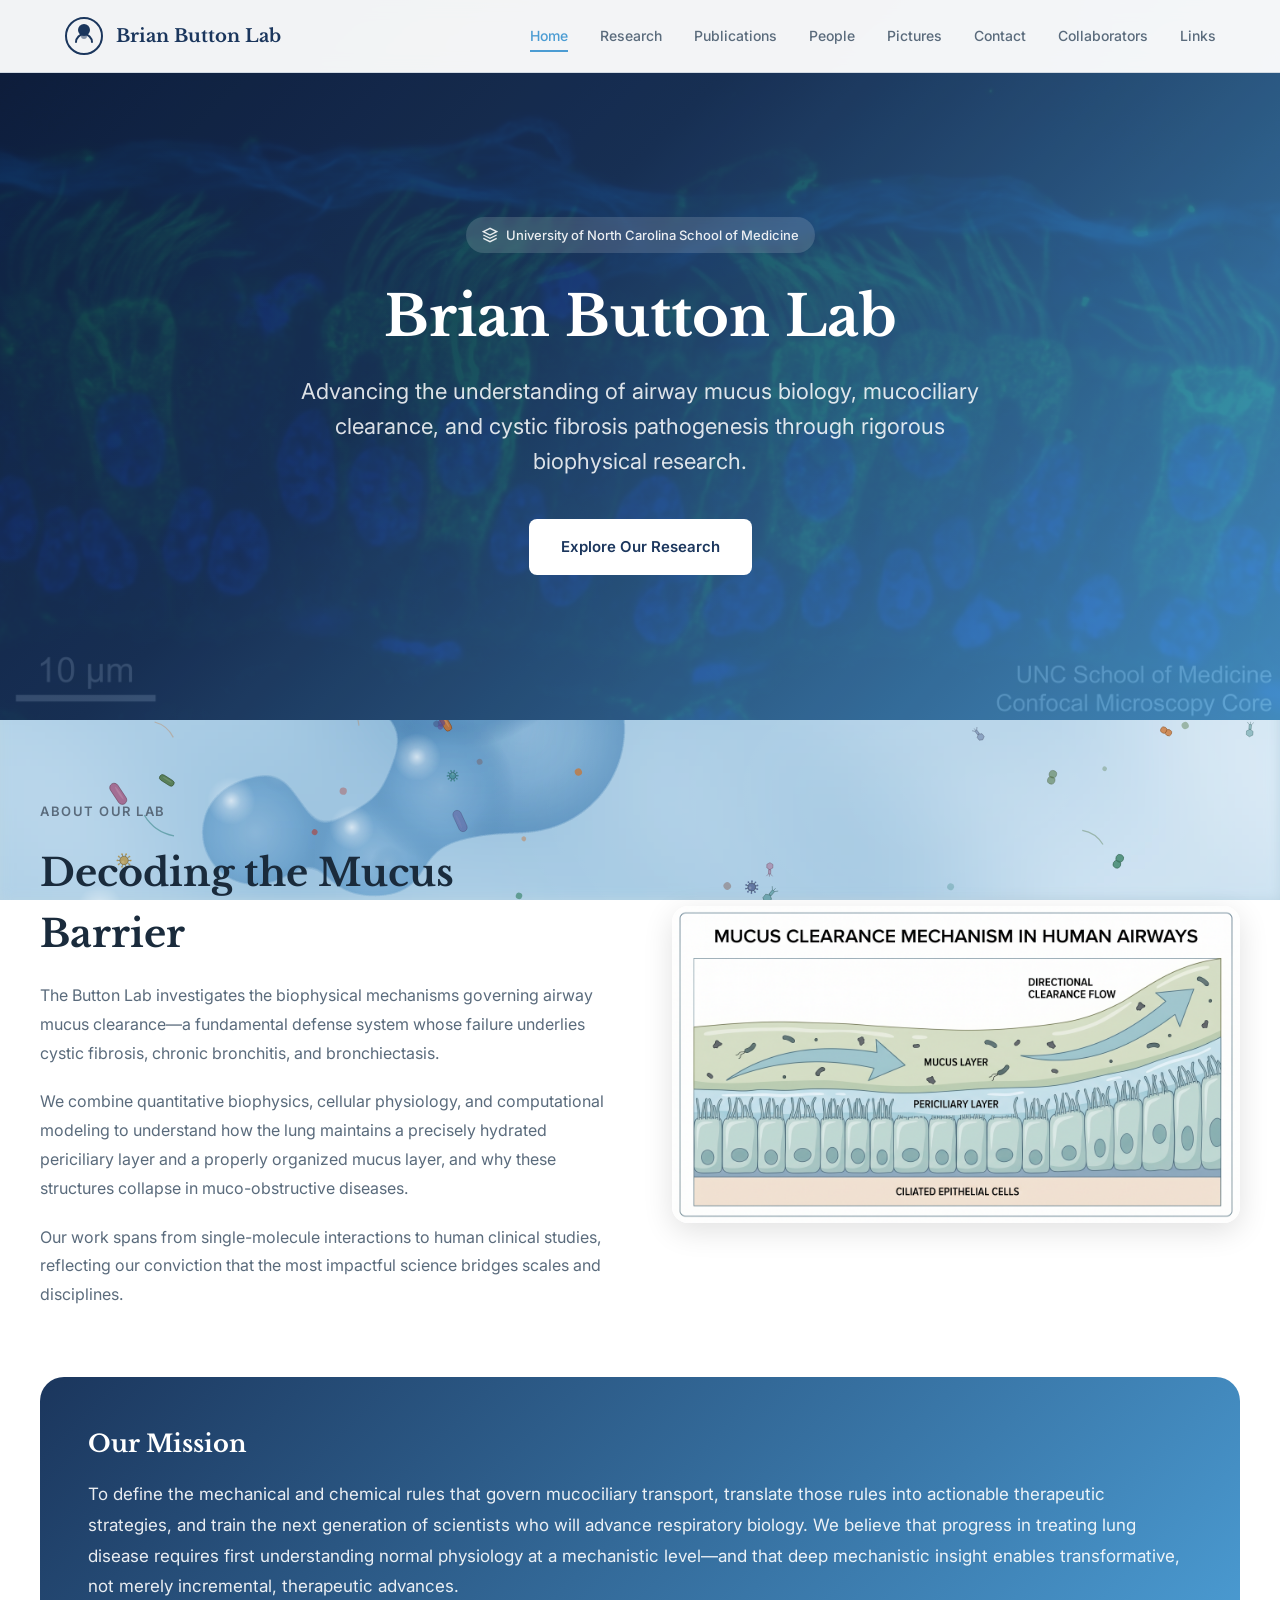
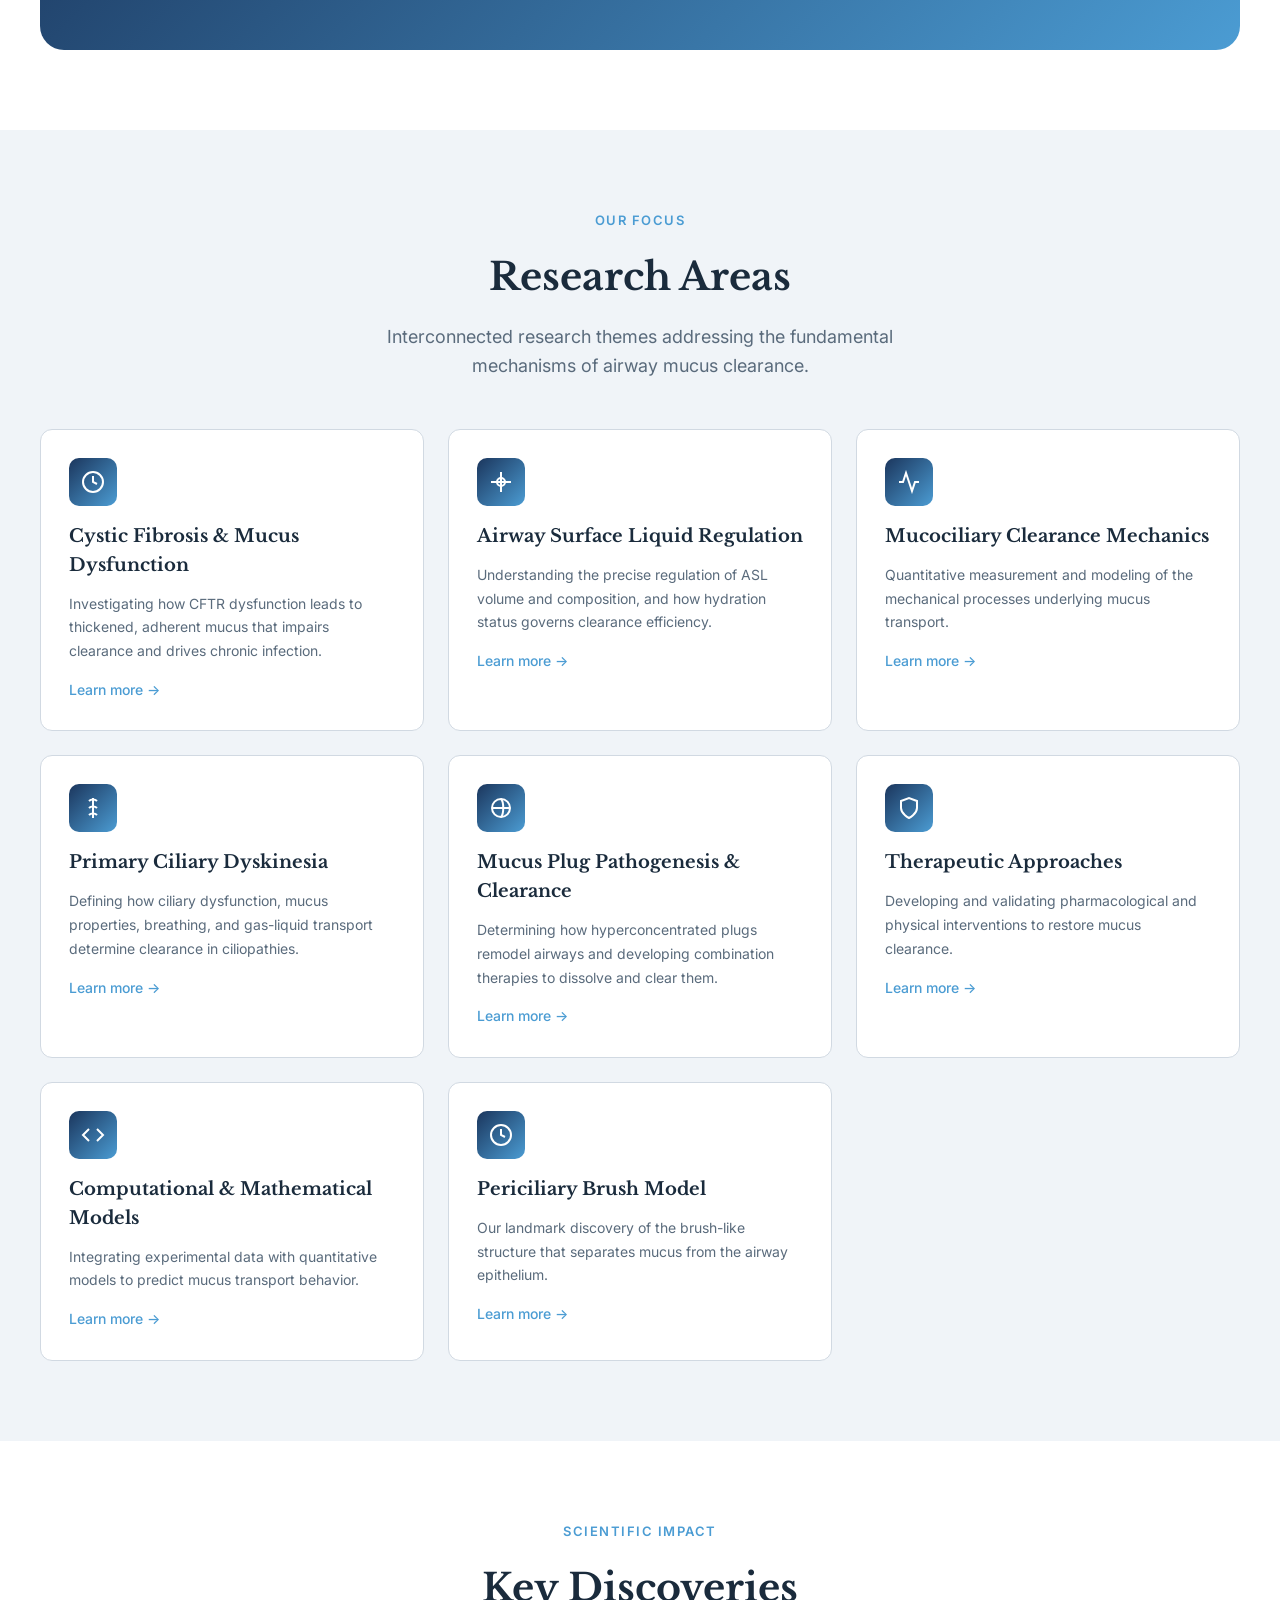
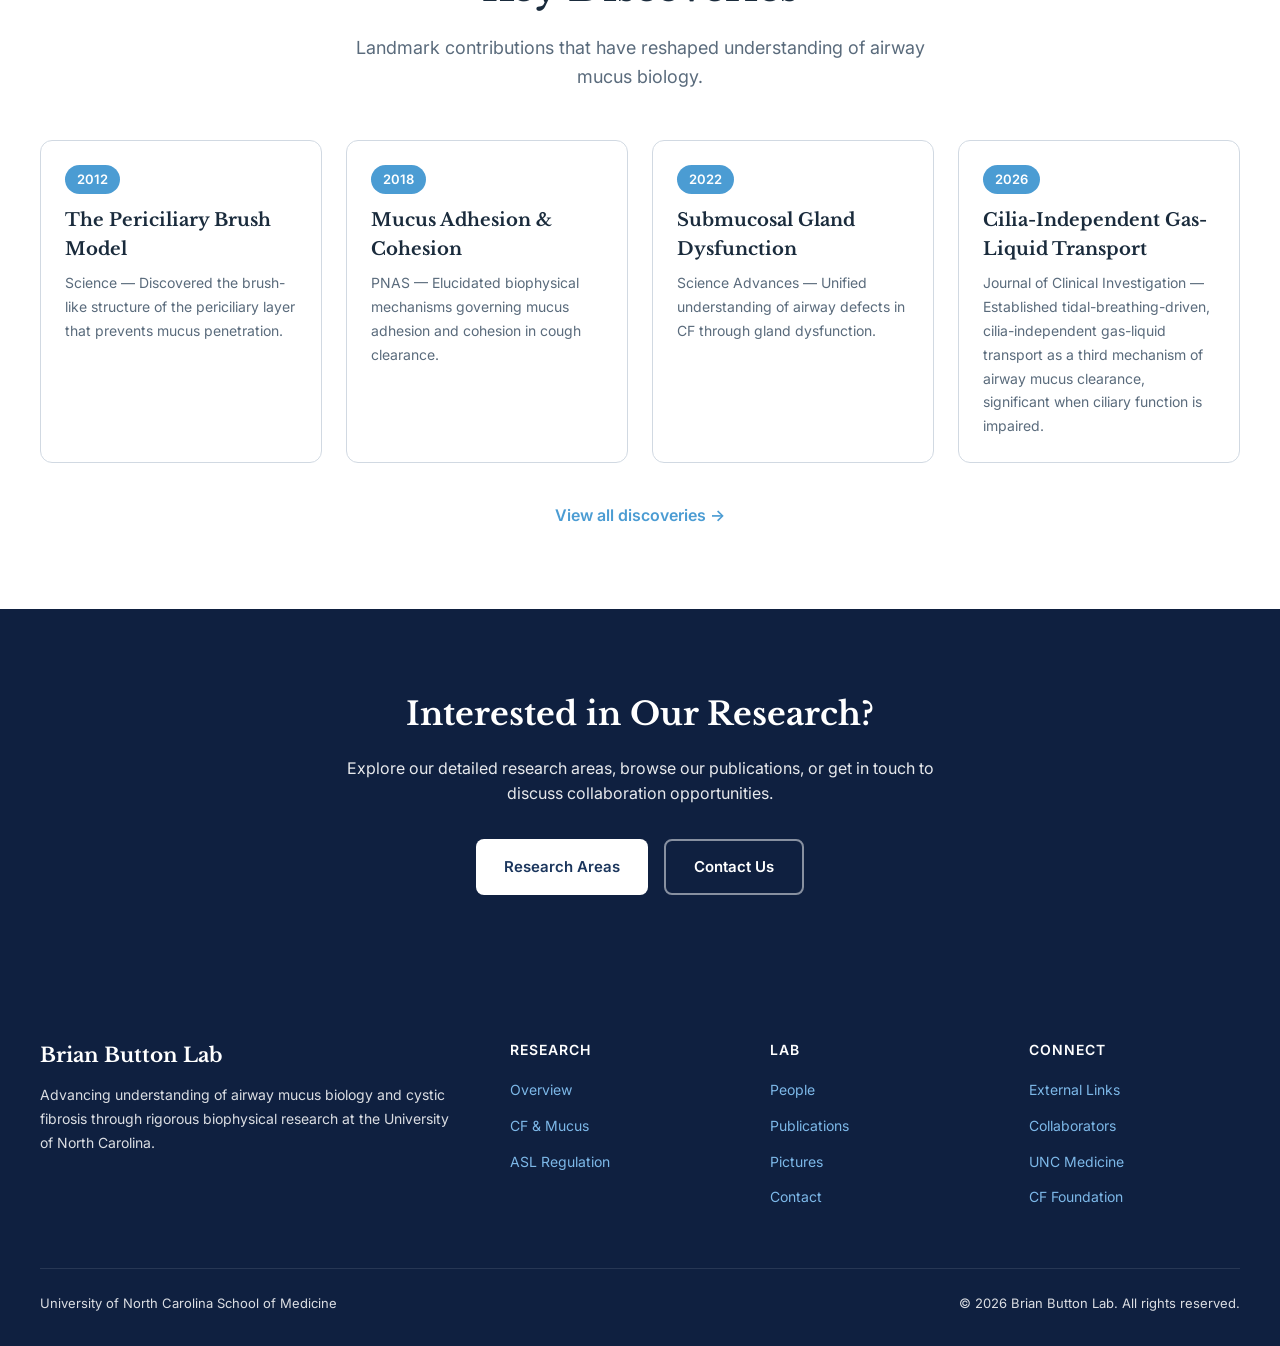
<file: index.html>
<!DOCTYPE html>
<html lang="en">
<head>
    <meta charset="UTF-8">
    <meta name="viewport" content="width=device-width, initial-scale=1.0">
    <title>Brian Button Lab | Airway Mucus Biology &amp; Cystic Fibrosis Research | UNC</title>
    <meta name="description" content="Investigating airway mucus biology, mucociliary clearance, and cystic fibrosis at the University of North Carolina School of Medicine.">
    <link rel="stylesheet" href="style.css">
</head>
<body>

    <!-- ── Navigation ── -->
    <nav class="nav">
        <div class="nav-container">
            <a href="index.html" class="nav-logo">
                <svg class="nav-logo-icon" viewBox="0 0 40 40" fill="none">
                    <circle cx="20" cy="20" r="18" stroke="currentColor" stroke-width="2"/>
                    <circle cx="20" cy="14" r="6" fill="currentColor"/>
                    <path d="M12 26c0-4 4-8 8-8s8 4 8 8" stroke="currentColor" stroke-width="2" stroke-linecap="round"/>
                    <circle cx="20" cy="20" r="3" fill="currentColor" opacity="0.5"/>
                </svg>
                <span class="nav-logo-text">Brian Button Lab</span>
            </a>
            <ul class="nav-links" id="navLinks">
                <li><a href="index.html" class="active">Home</a></li>
                <li><a href="research.html">Research</a></li>
                <li><a href="publications.html">Publications</a></li>
                <li><a href="people.html">People</a></li>
                <li><a href="pictures.html">Pictures</a></li>
                <li><a href="contact.html">Contact</a></li>
                <li><a href="collaborators.html">Collaborators</a></li>
                <li><a href="links.html">Links</a></li>
            </ul>
            <button class="nav-toggle" id="navToggle" aria-label="Toggle menu">
                <span></span><span></span><span></span>
            </button>
        </div>
    </nav>

    <!-- ── Hero ── -->
    <section class="hero">
        <div class="hero-bg">
            <img src="imgs/airway-microscopy.jpg" alt="Airway epithelium microscopy">
        </div>
        <div class="hero-content">
            <div class="hero-badge">
                <svg viewBox="0 0 24 24" fill="none" stroke="currentColor" stroke-width="2" width="16" height="16">
                    <path d="M12 2L2 7l10 5 10-5-10-5z"/>
                    <path d="M2 17l10 5 10-5"/>
                    <path d="M2 12l10 5 10-5"/>
                </svg>
                University of North Carolina School of Medicine
            </div>
            <h1 class="hero-title">Brian Button Lab</h1>
            <p class="hero-subtitle">Advancing the understanding of airway mucus biology, mucociliary clearance, and cystic fibrosis pathogenesis through rigorous biophysical research.</p>
            <a href="research.html" class="hero-cta">Explore Our Research</a>
        </div>
    </section>

    <!-- ── About ── -->
    <section class="section">
        <div class="container">
            <div class="about-grid">
                <div class="about-content">
                    <p class="section-label">About Our Lab</p>
                    <h2 class="section-title">Decoding the Mucus Barrier</h2>
                    <p>The Button Lab investigates the biophysical mechanisms governing airway mucus clearance—a fundamental defense system whose failure underlies cystic fibrosis, chronic bronchitis, and bronchiectasis.</p>
                    <p>We combine quantitative biophysics, cellular physiology, and computational modeling to understand how the lung maintains a precisely hydrated periciliary layer and a properly organized mucus layer, and why these structures collapse in muco-obstructive diseases.</p>
                    <p>Our work spans from single-molecule interactions to human clinical studies, reflecting our conviction that the most impactful science bridges scales and disciplines.</p>
                </div>
                <div class="about-image">
                    <img src="imgs/mucus-clearance-diagram.jpg" alt="Mucus clearance mechanism">
                </div>
            </div>

            <div class="mission-box">
                <h3>Our Mission</h3>
                <p>To define the mechanical and chemical rules that govern mucociliary transport, translate those rules into actionable therapeutic strategies, and train the next generation of scientists who will advance respiratory biology. We believe that progress in treating lung disease requires first understanding normal physiology at a mechanistic level—and that deep mechanistic insight enables transformative, not merely incremental, therapeutic advances.</p>
            </div>
        </div>
    </section>

    <!-- ── Research Areas ── -->
    <section class="section section-alt">
        <div class="container">
            <div class="section-header">
                <p class="section-label">Our Focus</p>
                <h2 class="section-title">Research Areas</h2>
                <p class="section-subtitle">Interconnected research themes addressing the fundamental mechanisms of airway mucus clearance.</p>
            </div>
            <div class="research-preview">
                <div class="research-card">
                    <div class="research-card-icon">
                        <svg viewBox="0 0 24 24" fill="none" stroke="currentColor" stroke-width="2" width="24" height="24"><circle cx="12" cy="12" r="10"/><path d="M12 6v6l4 2"/></svg>
                    </div>
                    <h3 class="research-card-title">Cystic Fibrosis &amp; Mucus Dysfunction</h3>
                    <p class="research-card-desc">Investigating how CFTR dysfunction leads to thickened, adherent mucus that impairs clearance and drives chronic infection.</p>
                    <a href="research.html#cf-mucus" class="research-card-link">Learn more &rarr;</a>
                </div>
                <div class="research-card">
                    <div class="research-card-icon">
                        <svg viewBox="0 0 24 24" fill="none" stroke="currentColor" stroke-width="2" width="24" height="24"><path d="M12 2v20M2 12h20"/><circle cx="12" cy="12" r="4"/></svg>
                    </div>
                    <h3 class="research-card-title">Airway Surface Liquid Regulation</h3>
                    <p class="research-card-desc">Understanding the precise regulation of ASL volume and composition, and how hydration status governs clearance efficiency.</p>
                    <a href="research.html#asl" class="research-card-link">Learn more &rarr;</a>
                </div>
                <div class="research-card">
                    <div class="research-card-icon">
                        <svg viewBox="0 0 24 24" fill="none" stroke="currentColor" stroke-width="2" width="24" height="24"><path d="M22 12h-4l-3 9L9 3l-3 9H2"/></svg>
                    </div>
                    <h3 class="research-card-title">Mucociliary Clearance Mechanics</h3>
                    <p class="research-card-desc">Quantitative measurement and modeling of the mechanical processes underlying mucus transport.</p>
                    <a href="research.html#clearance" class="research-card-link">Learn more &rarr;</a>
                </div>
                <div class="research-card">
                    <div class="research-card-icon">
                        <svg viewBox="0 0 24 24" fill="none" stroke="currentColor" stroke-width="2" width="24" height="24"><path d="M12 2v20"/><path d="M8 5c2-2 6-2 8 0"/><path d="M8 12c2-2 6-2 8 0"/><path d="M8 19c2-2 6-2 8 0"/></svg>
                    </div>
                    <h3 class="research-card-title">Primary Ciliary Dyskinesia</h3>
                    <p class="research-card-desc">Defining how ciliary dysfunction, mucus properties, breathing, and gas-liquid transport determine clearance in ciliopathies.</p>
                    <a href="research.html#pcd" class="research-card-link">Learn more &rarr;</a>
                </div>
                <div class="research-card">
                    <div class="research-card-icon">
                        <svg viewBox="0 0 24 24" fill="none" stroke="currentColor" stroke-width="2" width="24" height="24"><circle cx="12" cy="12" r="9"/><path d="M3 12h18M12 3c3 3 3 15 0 18"/></svg>
                    </div>
                    <h3 class="research-card-title">Mucus Plug Pathogenesis &amp; Clearance</h3>
                    <p class="research-card-desc">Determining how hyperconcentrated plugs remodel airways and developing combination therapies to dissolve and clear them.</p>
                    <a href="research.html#mucus-plugs" class="research-card-link">Learn more &rarr;</a>
                </div>
                <div class="research-card">
                    <div class="research-card-icon">
                        <svg viewBox="0 0 24 24" fill="none" stroke="currentColor" stroke-width="2" width="24" height="24"><path d="M12 22s8-4 8-10V5l-8-3-8 3v7c0 6 8 10 8 10z"/></svg>
                    </div>
                    <h3 class="research-card-title">Therapeutic Approaches</h3>
                    <p class="research-card-desc">Developing and validating pharmacological and physical interventions to restore mucus clearance.</p>
                    <a href="research.html#therapy" class="research-card-link">Learn more &rarr;</a>
                </div>
                <div class="research-card">
                    <div class="research-card-icon">
                        <svg viewBox="0 0 24 24" fill="none" stroke="currentColor" stroke-width="2" width="24" height="24"><polyline points="16 18 22 12 16 6"/><polyline points="8 6 2 12 8 18"/></svg>
                    </div>
                    <h3 class="research-card-title">Computational &amp; Mathematical Models</h3>
                    <p class="research-card-desc">Integrating experimental data with quantitative models to predict mucus transport behavior.</p>
                    <a href="research.html#models" class="research-card-link">Learn more &rarr;</a>
                </div>
                <div class="research-card">
                    <div class="research-card-icon">
                        <svg viewBox="0 0 24 24" fill="none" stroke="currentColor" stroke-width="2" width="24" height="24"><circle cx="12" cy="12" r="10"/><path d="M12 6v6l4 2"/></svg>
                    </div>
                    <h3 class="research-card-title">Periciliary Brush Model</h3>
                    <p class="research-card-desc">Our landmark discovery of the brush-like structure that separates mucus from the airway epithelium.</p>
                    <a href="research.html#brush" class="research-card-link">Learn more &rarr;</a>
                </div>
            </div>
        </div>
    </section>

    <!-- ── Key Discoveries ── -->
    <section class="section">
        <div class="container">
            <div class="section-header">
                <p class="section-label">Scientific Impact</p>
                <h2 class="section-title">Key Discoveries</h2>
                <p class="section-subtitle">Landmark contributions that have reshaped understanding of airway mucus biology.</p>
            </div>
            <div style="display:grid;grid-template-columns:repeat(auto-fit,minmax(280px,1fr));gap:24px;">
                <div style="background:white;border-radius:12px;padding:24px;border:1px solid var(--color-border);">
                    <span style="display:inline-block;background:var(--color-navy);color:white;padding:4px 12px;border-radius:100px;font-size:13px;font-weight:600;margin-bottom:12px;">2012</span>
                    <h4 style="font-family:var(--font-heading);font-size:18px;margin-bottom:8px;">The Periciliary Brush Model</h4>
                    <p style="color:var(--color-text-muted);font-size:14px;line-height:1.7;">Science — Discovered the brush-like structure of the periciliary layer that prevents mucus penetration.</p>
                </div>
                <div style="background:white;border-radius:12px;padding:24px;border:1px solid var(--color-border);">
                    <span style="display:inline-block;background:var(--color-navy);color:white;padding:4px 12px;border-radius:100px;font-size:13px;font-weight:600;margin-bottom:12px;">2018</span>
                    <h4 style="font-family:var(--font-heading);font-size:18px;margin-bottom:8px;">Mucus Adhesion &amp; Cohesion</h4>
                    <p style="color:var(--color-text-muted);font-size:14px;line-height:1.7;">PNAS — Elucidated biophysical mechanisms governing mucus adhesion and cohesion in cough clearance.</p>
                </div>
                <div style="background:white;border-radius:12px;padding:24px;border:1px solid var(--color-border);">
                    <span style="display:inline-block;background:var(--color-navy);color:white;padding:4px 12px;border-radius:100px;font-size:13px;font-weight:600;margin-bottom:12px;">2022</span>
                    <h4 style="font-family:var(--font-heading);font-size:18px;margin-bottom:8px;">Submucosal Gland Dysfunction</h4>
                    <p style="color:var(--color-text-muted);font-size:14px;line-height:1.7;">Science Advances — Unified understanding of airway defects in CF through gland dysfunction.</p>
                </div>
                <div style="background:white;border-radius:12px;padding:24px;border:1px solid var(--color-border);">
                    <span style="display:inline-block;background:var(--color-navy);color:white;padding:4px 12px;border-radius:100px;font-size:13px;font-weight:600;margin-bottom:12px;">2026</span>
                    <h4 style="font-family:var(--font-heading);font-size:18px;margin-bottom:8px;">Cilia-Independent Gas-Liquid Transport</h4>
                    <p style="color:var(--color-text-muted);font-size:14px;line-height:1.7;">Journal of Clinical Investigation — Established tidal-breathing-driven, cilia-independent gas-liquid transport as a third mechanism of airway mucus clearance, significant when ciliary function is impaired.</p>
                </div>
            </div>
            <div style="text-align:center;margin-top:40px;">
                <a href="research.html" style="color:var(--color-navy);font-weight:600;text-decoration:none;">View all discoveries &rarr;</a>
            </div>
        </div>
    </section>

    <!-- ── CTA ── -->
    <section class="cta-section">
        <h2>Interested in Our Research?</h2>
        <p>Explore our detailed research areas, browse our publications, or get in touch to discuss collaboration opportunities.</p>
        <div class="cta-buttons">
            <a href="research.html" class="cta-btn cta-btn-primary">Research Areas</a>
            <a href="contact.html" class="cta-btn cta-btn-secondary">Contact Us</a>
        </div>
    </section>

    <!-- ── Footer ── -->
    <footer class="footer">
        <div class="footer-content">
            <div class="footer-brand">
                <h3>Brian Button Lab</h3>
                <p>Advancing understanding of airway mucus biology and cystic fibrosis through rigorous biophysical research at the University of North Carolina.</p>
            </div>
            <div class="footer-links">
                <h4>Research</h4>
                <ul>
                    <li><a href="research.html">Overview</a></li>
                    <li><a href="research.html#cf-mucus">CF &amp; Mucus</a></li>
                    <li><a href="research.html#asl">ASL Regulation</a></li>
                </ul>
            </div>
            <div class="footer-links">
                <h4>Lab</h4>
                <ul>
                    <li><a href="people.html">People</a></li>
                    <li><a href="publications.html">Publications</a></li>
                    <li><a href="pictures.html">Pictures</a></li>
                    <li><a href="contact.html">Contact</a></li>
                </ul>
            </div>
            <div class="footer-links">
                <h4>Connect</h4>
                <ul>
                    <li><a href="links.html">External Links</a></li>
                                        <li><a href="collaborators.html">Collaborators</a></li>
<li><a href="https://www.med.unc.edu" target="_blank">UNC Medicine</a></li>
                    <li><a href="https://www.cff.org" target="_blank">CF Foundation</a></li>
                </ul>
            </div>
        </div>
        <div class="footer-bottom">
            <span>University of North Carolina School of Medicine</span>
            <span>&copy; 2026 Brian Button Lab. All rights reserved.</span>
        </div>
    </footer>

    <script>
        const navToggle = document.getElementById('navToggle');
        const navLinks = document.getElementById('navLinks');
        navToggle.addEventListener('click', () => {
            navToggle.classList.toggle('active');
            navLinks.classList.toggle('active');
        });
        navLinks.querySelectorAll('a').forEach(link => {
            link.addEventListener('click', () => {
                navToggle.classList.remove('active');
                navLinks.classList.remove('active');
            });
        });
    </script>
    <script src="mucus-bg.js"></script>
</body>
</html>
</file>
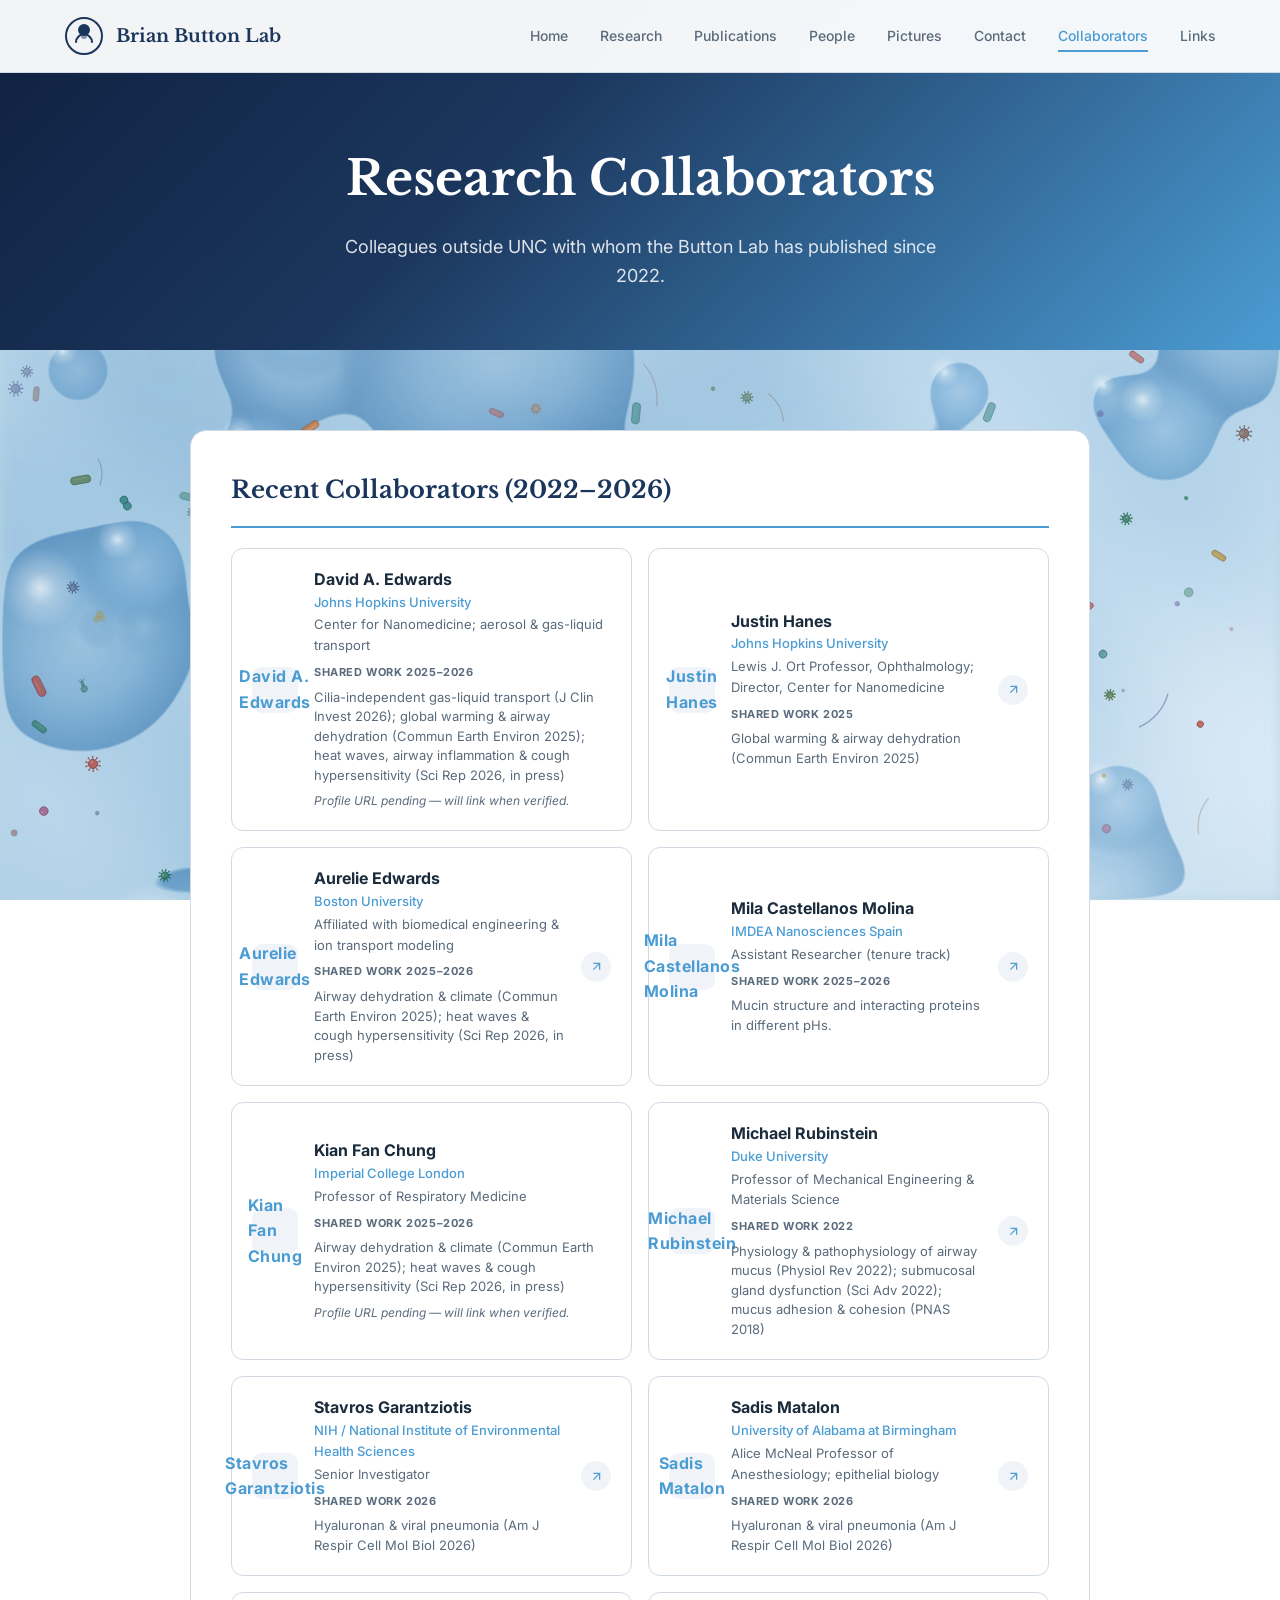
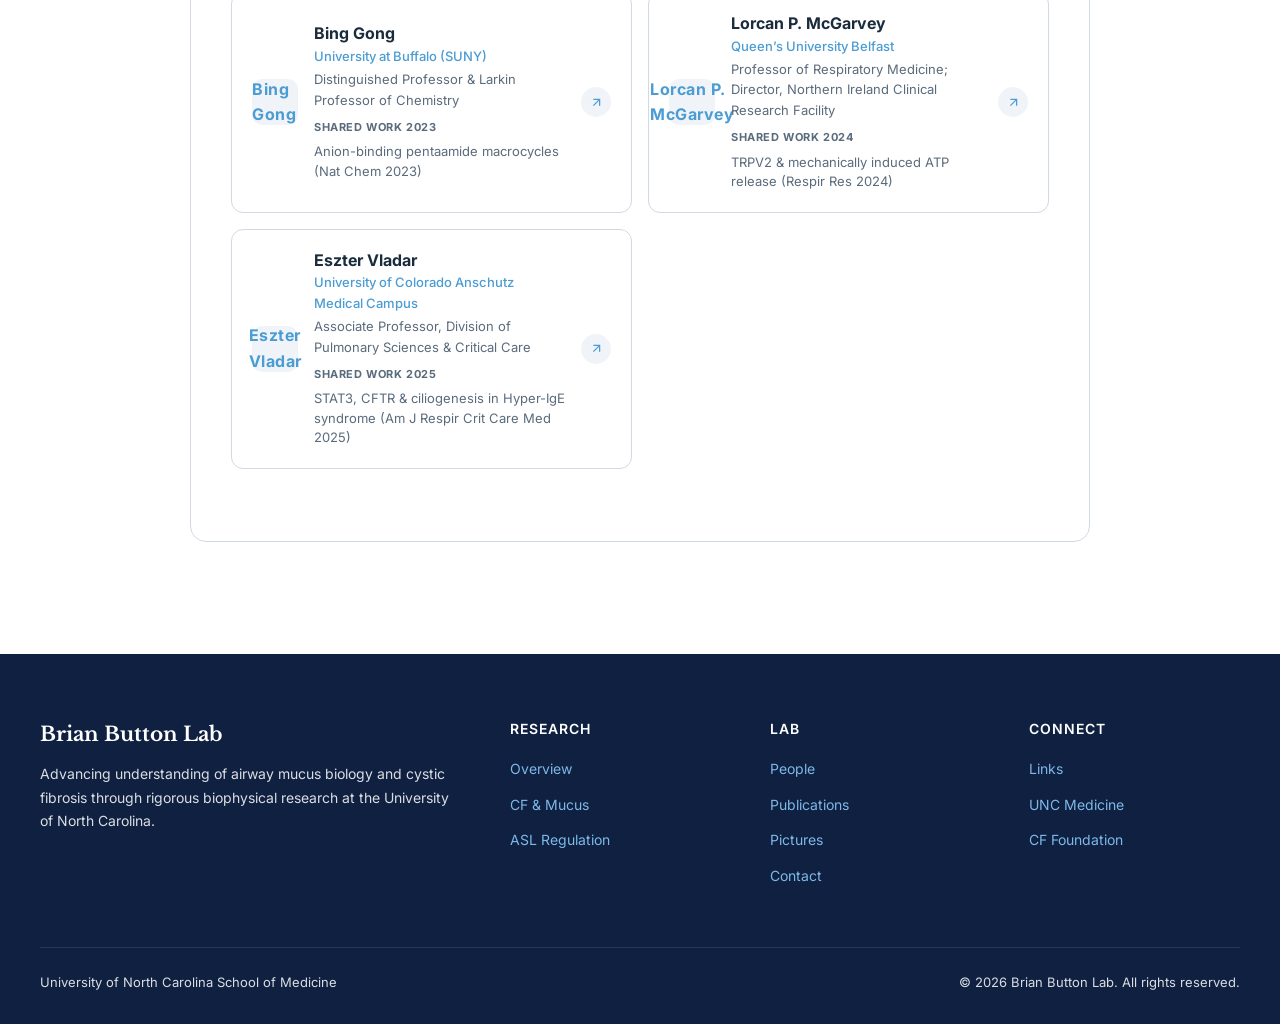
<file: collaborators.html>
<!DOCTYPE html>
<html lang="en">
<head>
    <meta charset="UTF-8">
    <meta name="viewport" content="width=device-width, initial-scale=1.0">
    <title>Collaborators | Brian Button Lab | UNC</title>
    <meta name="description" content="Recent research collaborators of the Brian Button Lab at UNC — colleagues outside UNC with whom we have published since 2022.">
    <link rel="stylesheet" href="style.css">
    <style>
        .link-card { display: flex; align-items: center; gap: 16px; background: white; border-radius: 12px; border: 1px solid var(--color-border); padding: 20px; text-decoration: none; transition: var(--transition-base); }
        .link-card:hover { border-color: var(--color-navy); box-shadow: var(--shadow-md); transform: translateY(-1px); }
        .link-card:hover .link-arrow { background: var(--color-navy); color: white; }
        .link-card[data-unlinked] { cursor: default; }
        .link-card[data-unlinked]:hover { border-color: var(--color-border); box-shadow: none; transform: none; }
        .collab-icon { width: 46px; height: 46px; flex-shrink: 0; background: var(--color-bg-alt); border-radius: 10px; display: flex; align-items: center; justify-content: center; color: var(--color-navy); }
        .collab-title { font-weight: 700; color: var(--color-text); font-size: 16px; line-height: 1.3; }
        .collab-institution { font-size: 13px; color: var(--color-navy); font-weight: 500; margin-top: 2px; }
        .collab-role { font-size: 13px; color: var(--color-text-muted); margin-top: 2px; }
        .collab-window { font-size: 11px; font-weight: 700; text-transform: uppercase; letter-spacing: 0.6px; color: var(--color-text-muted); margin-top: 8px; }
        .collab-projects { font-size: 13px; color: var(--color-text-muted); line-height: 1.5; margin-top: 6px; }
        .collab-note { font-size: 12px; color: var(--color-text-muted); font-style: italic; margin-top: 6px; }
        .link-arrow { margin-left: auto; width: 30px; height: 30px; flex-shrink: 0; border-radius: 50%; background: var(--color-bg-alt); color: var(--color-navy); display: flex; align-items: center; justify-content: center; transition: var(--transition-base); }
        .info-note { font-size: 13px; color: var(--color-text-muted); line-height: 1.7; }
    </style>
</head>
<body>

    <!-- ── Navigation ── -->
    <nav class="nav">
        <div class="nav-container">
            <a href="index.html" class="nav-logo">
                <svg class="nav-logo-icon" viewBox="0 0 40 40" fill="none">
                    <circle cx="20" cy="20" r="18" stroke="currentColor" stroke-width="2"/>
                    <circle cx="20" cy="14" r="6" fill="currentColor"/>
                    <path d="M12 26c0-4 4-8 8-8s8 4 8 8" stroke="currentColor" stroke-width="2" stroke-linecap="round"/>
                    <circle cx="20" cy="20" r="3" fill="currentColor" opacity="0.5"/>
                </svg>
                <span class="nav-logo-text">Brian Button Lab</span>
            </a>
            <ul class="nav-links" id="navLinks">
                <li><a href="index.html">Home</a></li>
                <li><a href="research.html">Research</a></li>
                <li><a href="publications.html">Publications</a></li>
                <li><a href="people.html">People</a></li>
                <li><a href="pictures.html">Pictures</a></li>
                <li><a href="contact.html">Contact</a></li>
                <li><a href="collaborators.html" class="active">Collaborators</a></li>
                <li><a href="links.html">Links</a></li>
            </ul>
            <button class="nav-toggle" id="navToggle" aria-label="Toggle menu">
                <span></span><span></span><span></span>
            </button>
        </div>
    </nav>

    <!-- ── Page Header ── -->
    <header class="page-header">
        <h1>Research Collaborators</h1>
        <p>Colleagues outside UNC with whom the Button Lab has published since 2022.</p>
    </header>

    <section class="section">
        <div class="container--narrow">
            <div class="info-section" id="collabSection">
                <h2>Recent Collaborators (2022&ndash;2026)</h2>
                <div id="collabGrid" class="links-grid"></div>
                <div style="max-width:900px;margin:32px auto 0;">
                </div>
            </div>
        </div>
    </section>

    <!-- ── Footer ── -->
    <footer class="footer">
        <div class="footer-content">
            <div class="footer-brand">
                <h3>Brian Button Lab</h3>
                <p>Advancing understanding of airway mucus biology and cystic fibrosis through rigorous biophysical research at the University of North Carolina.</p>
            </div>
            <div class="footer-links">
                <h4>Research</h4>
                <ul>
                    <li><a href="research.html">Overview</a></li>
                    <li><a href="research.html#cf-mucus">CF &amp; Mucus</a></li>
                    <li><a href="research.html#asl">ASL Regulation</a></li>
                </ul>
            </div>
            <div class="footer-links">
                <h4>Lab</h4>
                <ul>
                    <li><a href="people.html">People</a></li>
                    <li><a href="publications.html">Publications</a></li>
                    <li><a href="pictures.html">Pictures</a></li>
                    <li><a href="contact.html">Contact</a></li>
                </ul>
            </div>
            <div class="footer-links">
                <h4>Connect</h4>
                <ul>
                    <li><a href="links.html">Links</a></li>
                    <li><a href="https://www.med.unc.edu" target="_blank">UNC Medicine</a></li>
                    <li><a href="https://www.cff.org" target="_blank">CF Foundation</a></li>
                </ul>
            </div>
        </div>
        <div class="footer-bottom">
            <span>University of North Carolina School of Medicine</span>
            <span>&copy; 2026 Brian Button Lab. All rights reserved.</span>
        </div>
    </footer>

    <script>
        // Mobile nav
        document.getElementById('navToggle').addEventListener('click', function () {
            this.classList.toggle('active');
            document.getElementById('navLinks').classList.toggle('active');
        });

        // ── Load collaborators from JSON ──
        const initialsIn = function (display) {
            return (display || '?').replace(/[^A-Za-z]+([a-z])/g, '');
        };

        async function loadCollaborators() {
            let list;
            try {
                const res = await fetch('collaborators.json');
                list = await res.json();
            } catch (e) {
                document.getElementById('collabGrid').innerHTML =
                    '<p style="color:var(--color-text-muted)">Could not load collaborator data. Make sure collaborators.json is in the same folder.</p>';
                return;
            }

            const grid = document.getElementById('collabGrid');
            if (!Array.isArray(list) || list.length === 0) {
                grid.innerHTML = '<p style="color:var(--color-text-muted)">No collaborators listed yet.</p>';
                return;
            }

            list.forEach(function (c) {
                const initial = initialsIn(c.name);
                const iconSvg =
                    '<svg viewBox="0 0 24 24" fill="none" stroke="currentColor" stroke-width="2" width="22" height="22">' +
                    '<path d="M17 21v-2a4 4 0 0 0-4-4H5a4 4 0 0 0-4 4v2"/>' +
                    '<circle cx="9" cy="7" r="4"/>' +
                    '<path d="M23 21v-2a4 4 0 0 0-3-3.87"/>' +
                    '<path d="M16 3.13a4 4 0 0 1 0 7.75"/></svg>';

                const roleHtml = c.role ? '<div class="collab-role">' + c.role + '</div>' : '';
                const windowHtml = c.window ? '<div class="collab-window">Shared work ' + c.window + '</div>' : '';
                const projectsHtml = c.projects ? '<div class="collab-projects">' + c.projects + '</div>' : '';
                const noteHtml = c.note ? '<div class="collab-note">' + c.note + '</div>' : '';

                const inner =
                    '<div class="collab-icon" aria-hidden="true"><span style="font-weight:700;color:var(--color-navy);letter-spacing:0.5px;">' + initial + '</span></div>' +
                    '<div>' +
                        '<div class="collab-title">' + c.name + '</div>' +
                        '<div class="collab-institution">' + c.institution + '</div>' +
                        roleHtml +
                        windowHtml +
                        projectsHtml +
                        noteHtml +
                    '</div>';
                const arrow = c.website
                    ? '<span class="link-arrow" aria-hidden="true"><svg viewBox="0 0 24 24" fill="none" stroke="currentColor" stroke-width="2" width="15" height="15"><path d="M7 17L17 7"/><path d="M7 7h10v10"/></svg></span>'
                    : '';

                const el = document.createElement(c.website ? 'a' : 'div');
                if (c.website) {
                    el.href = c.website;
                    el.target = '_blank';
                    el.rel = 'noopener';
                }
                el.className = 'link-card';
                if (!c.website) el.setAttribute('data-unlinked', '');
                el.innerHTML = inner + arrow;
                grid.appendChild(el);
            });
        }

        loadCollaborators();
    </script>
    <script src="mucus-bg.js"></script>
</body>
</html>
</file>
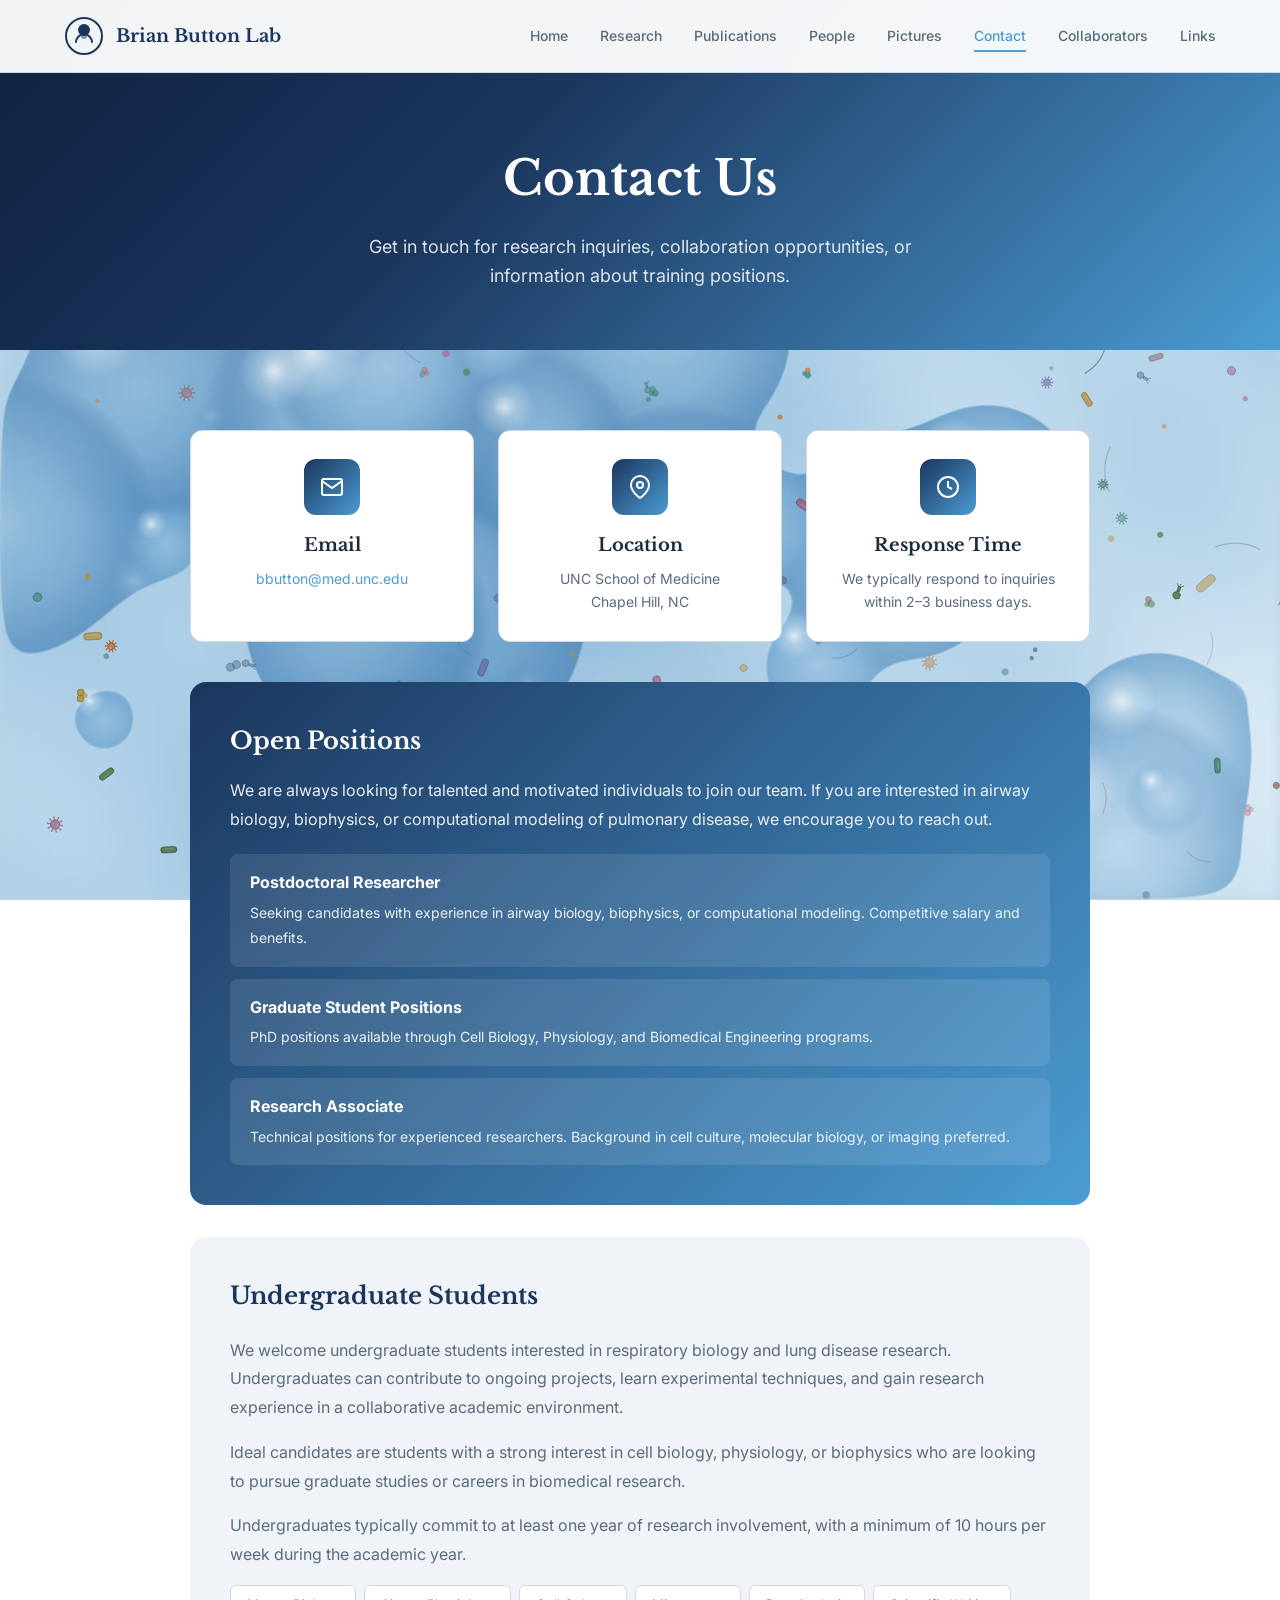
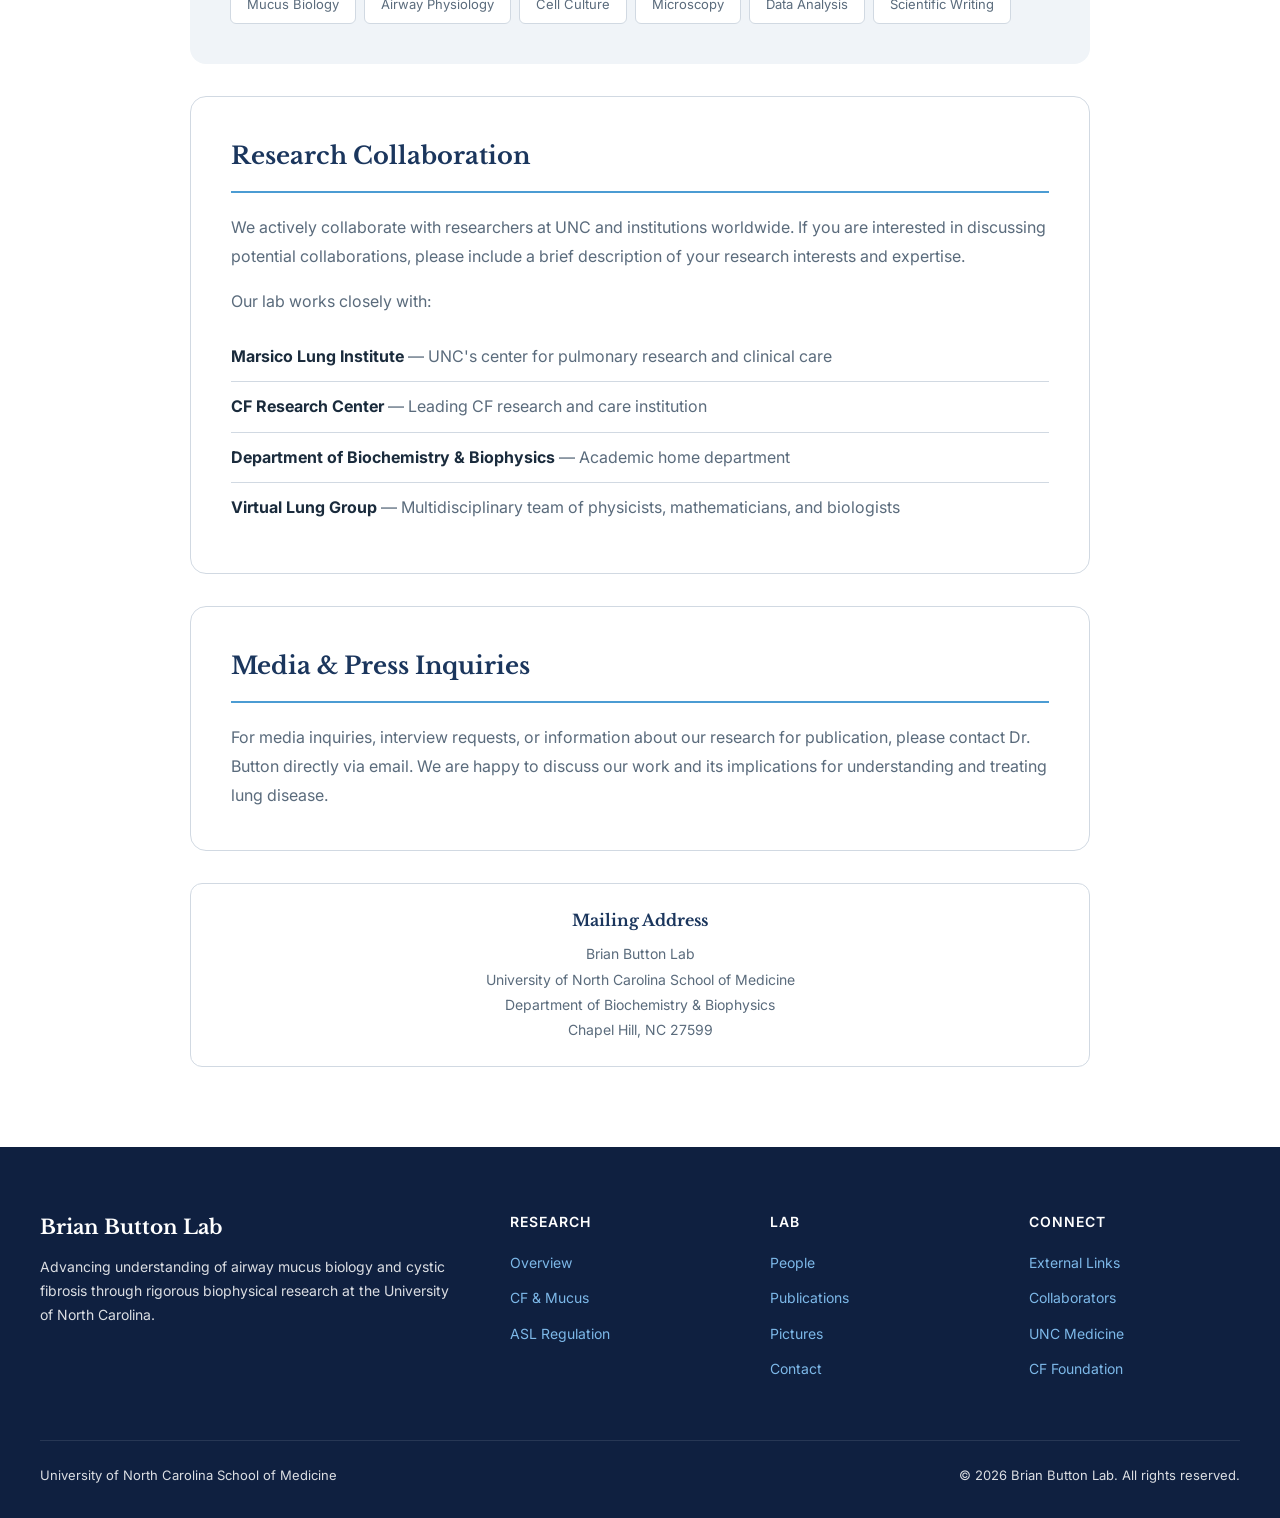
<file: contact.html>
<!DOCTYPE html>
<html lang="en">
<head>
    <meta charset="UTF-8">
    <meta name="viewport" content="width=device-width, initial-scale=1.0">
    <title>Contact | Brian Button Lab | UNC</title>
    <meta name="description" content="Contact Brian Button Lab at UNC for research inquiries, collaboration opportunities, and training positions.">
    <link rel="stylesheet" href="style.css">
    <style>
        /* Page-specific styles not in style.css */
        .contact-card {
            background: white;
            border-radius: 12px;
            padding: 28px;
            text-align: center;
            border: 1px solid var(--color-border);
        }
        .contact-card .contact-icon {
            width: 56px; height: 56px;
            background: linear-gradient(135deg, var(--color-primary) 0%, var(--color-navy) 100%);
            border-radius: 12px;
            display: flex; align-items: center; justify-content: center;
            margin: 0 auto 16px;
            color: white;
        }
        .contact-card h3 { font-family: var(--font-heading); font-size: 18px; margin-bottom: 8px; color: var(--color-text); }
        .contact-card p { font-size: 14px; color: var(--color-text-muted); line-height: 1.6; }
        .contact-card a { color: var(--color-navy); text-decoration: none; }
        .contact-card a:hover { text-decoration: underline; }

        .contact-cards-grid {
            display: grid;
            grid-template-columns: repeat(3, 1fr);
            gap: 24px;
            margin-bottom: 40px;
        }

        .positions-box {
            background: linear-gradient(135deg, var(--color-primary) 0%, var(--color-navy) 100%);
            border-radius: 16px; padding: 40px; color: white; margin-bottom: 32px;
        }
        .positions-box h2 { font-family: var(--font-heading); font-size: 24px; margin-bottom: 16px; }
        .positions-box p { opacity: 0.9; margin-bottom: 20px; line-height: 1.8; }
        .position-list { list-style: none; }
        .position-list li {
            padding: 16px 20px; background: rgba(255,255,255,0.1);
            border-radius: 8px; margin-bottom: 12px;
        }
        .position-list li:last-child { margin-bottom: 0; }
        .position-list strong { display: block; font-size: 16px; margin-bottom: 4px; }
        .position-list span { font-size: 14px; opacity: 0.9; }

        .undergrad-section {
            background: var(--color-bg-alt); border-radius: 16px; padding: 40px; margin-bottom: 32px;
        }
        .undergrad-section h2 { font-family: var(--font-heading); font-size: 24px; color: var(--color-primary); margin-bottom: 20px; }
        .undergrad-section p { color: var(--color-text-muted); margin-bottom: 16px; line-height: 1.8; }
        .undergrad-topics { display: flex; flex-wrap: wrap; gap: 8px; margin-top: 16px; }
        .undergrad-topics span {
            background: white; padding: 8px 16px; border-radius: 6px;
            font-size: 13px; color: var(--color-text-muted); border: 1px solid var(--color-border);
        }

        .mailing-address {
            background: white; border-radius: 12px; padding: 24px;
            border: 1px solid var(--color-border); text-align: center; margin-top: 32px;
        }
        .mailing-address h4 { font-family: var(--font-heading); font-size: 16px; color: var(--color-primary); margin-bottom: 8px; }
        .mailing-address p { font-size: 14px; color: var(--color-text-muted); margin: 0; line-height: 1.8; }

        @media (max-width: 768px) { .contact-cards-grid { grid-template-columns: 1fr; } }
    </style>
</head>
<body>

    <nav class="nav">
        <div class="nav-container">
            <a href="index.html" class="nav-logo">
                <svg class="nav-logo-icon" viewBox="0 0 40 40" fill="none">
                    <circle cx="20" cy="20" r="18" stroke="currentColor" stroke-width="2"/>
                    <circle cx="20" cy="14" r="6" fill="currentColor"/>
                    <path d="M12 26c0-4 4-8 8-8s8 4 8 8" stroke="currentColor" stroke-width="2" stroke-linecap="round"/>
                    <circle cx="20" cy="20" r="3" fill="currentColor" opacity="0.5"/>
                </svg>
                <span class="nav-logo-text">Brian Button Lab</span>
            </a>
            <ul class="nav-links" id="navLinks">
                <li><a href="index.html">Home</a></li>
                <li><a href="research.html">Research</a></li>
                <li><a href="publications.html">Publications</a></li>
                <li><a href="people.html">People</a></li>
                <li><a href="pictures.html">Pictures</a></li>
                <li><a href="contact.html" class="active">Contact</a></li>
                <li><a href="collaborators.html">Collaborators</a></li>
                <li><a href="links.html">Links</a></li>
            </ul>
            <button class="nav-toggle" id="navToggle" aria-label="Toggle menu">
                <span></span><span></span><span></span>
            </button>
        </div>
    </nav>

    <header class="page-header">
        <h1>Contact Us</h1>
        <p>Get in touch for research inquiries, collaboration opportunities, or information about training positions.</p>
    </header>

    <section class="section">
        <div class="container--narrow">

            <div class="contact-cards-grid">
                <div class="contact-card">
                    <div class="contact-icon">
                        <svg viewBox="0 0 24 24" fill="none" stroke="currentColor" stroke-width="2" width="24" height="24">
                            <path d="M4 4h16c1.1 0 2 .9 2 2v12c0 1.1-.9 2-2 2H4c-1.1 0-2-.9-2-2V6c0-1.1.9-2 2-2z"/>
                            <polyline points="22,6 12,13 2,6"/>
                        </svg>
                    </div>
                    <h3>Email</h3>
                    <p><a href="mailto:bbutton@med.unc.edu">bbutton@med.unc.edu</a></p>
                </div>
                <div class="contact-card">
                    <div class="contact-icon">
                        <svg viewBox="0 0 24 24" fill="none" stroke="currentColor" stroke-width="2" width="24" height="24">
                            <path d="M21 10c0 7-9 13-9 13s-9-6-9-13a9 9 0 0118 0z"/>
                            <circle cx="12" cy="10" r="3"/>
                        </svg>
                    </div>
                    <h3>Location</h3>
                    <p>UNC School of Medicine<br>Chapel Hill, NC</p>
                </div>
                <div class="contact-card">
                    <div class="contact-icon">
                        <svg viewBox="0 0 24 24" fill="none" stroke="currentColor" stroke-width="2" width="24" height="24">
                            <circle cx="12" cy="12" r="10"/>
                            <polyline points="12 6 12 12 16 14"/>
                        </svg>
                    </div>
                    <h3>Response Time</h3>
                    <p>We typically respond to inquiries within 2–3 business days.</p>
                </div>
            </div>

            <div class="positions-box">
                <h2>Open Positions</h2>
                <p>We are always looking for talented and motivated individuals to join our team. If you are interested in airway biology, biophysics, or computational modeling of pulmonary disease, we encourage you to reach out.</p>
                <ul class="position-list">
                    <li>
                        <strong>Postdoctoral Researcher</strong>
                        <span>Seeking candidates with experience in airway biology, biophysics, or computational modeling. Competitive salary and benefits.</span>
                    </li>
                    <li>
                        <strong>Graduate Student Positions</strong>
                        <span>PhD positions available through Cell Biology, Physiology, and Biomedical Engineering programs.</span>
                    </li>
                    <li>
                        <strong>Research Associate</strong>
                        <span>Technical positions for experienced researchers. Background in cell culture, molecular biology, or imaging preferred.</span>
                    </li>
                </ul>
            </div>

            <div class="undergrad-section">
                <h2>Undergraduate Students</h2>
                <p>We welcome undergraduate students interested in respiratory biology and lung disease research. Undergraduates can contribute to ongoing projects, learn experimental techniques, and gain research experience in a collaborative academic environment.</p>
                <p>Ideal candidates are students with a strong interest in cell biology, physiology, or biophysics who are looking to pursue graduate studies or careers in biomedical research.</p>
                <p>Undergraduates typically commit to at least one year of research involvement, with a minimum of 10 hours per week during the academic year.</p>
                <div class="undergrad-topics">
                    <span>Mucus Biology</span>
                    <span>Airway Physiology</span>
                    <span>Cell Culture</span>
                    <span>Microscopy</span>
                    <span>Data Analysis</span>
                    <span>Scientific Writing</span>
                </div>
            </div>

            <div class="info-section">
                <h2>Research Collaboration</h2>
                <p>We actively collaborate with researchers at UNC and institutions worldwide. If you are interested in discussing potential collaborations, please include a brief description of your research interests and expertise.</p>
                <p>Our lab works closely with:</p>
                <ul>
                    <li><strong>Marsico Lung Institute</strong> — UNC's center for pulmonary research and clinical care</li>
                    <li><strong>CF Research Center</strong> — Leading CF research and care institution</li>
                    <li><strong>Department of Biochemistry &amp; Biophysics</strong> — Academic home department</li>
                    <li><strong>Virtual Lung Group</strong> — Multidisciplinary team of physicists, mathematicians, and biologists</li>
                </ul>
            </div>

            <div class="info-section">
                <h2>Media &amp; Press Inquiries</h2>
                <p>For media inquiries, interview requests, or information about our research for publication, please contact Dr. Button directly via email. We are happy to discuss our work and its implications for understanding and treating lung disease.</p>
            </div>

            <div class="mailing-address">
                <h4>Mailing Address</h4>
                <p>
                    Brian Button Lab<br>
                    University of North Carolina School of Medicine<br>
                    Department of Biochemistry &amp; Biophysics<br>
                    Chapel Hill, NC 27599
                </p>
            </div>

        </div>
    </section>

    <footer class="footer">
        <div class="footer-content">
            <div class="footer-brand">
                <h3>Brian Button Lab</h3>
                <p>Advancing understanding of airway mucus biology and cystic fibrosis through rigorous biophysical research at the University of North Carolina.</p>
            </div>
            <div class="footer-links">
                <h4>Research</h4>
                <ul>
                    <li><a href="research.html">Overview</a></li>
                    <li><a href="research.html#cf-mucus">CF &amp; Mucus</a></li>
                    <li><a href="research.html#asl">ASL Regulation</a></li>
                </ul>
            </div>
            <div class="footer-links">
                <h4>Lab</h4>
                <ul>
                    <li><a href="people.html">People</a></li>
                    <li><a href="publications.html">Publications</a></li>
                    <li><a href="pictures.html">Pictures</a></li>
                    <li><a href="contact.html">Contact</a></li>
                </ul>
            </div>
            <div class="footer-links">
                <h4>Connect</h4>
                <ul>
                    <li><a href="links.html">External Links</a></li>
                                        <li><a href="collaborators.html">Collaborators</a></li>
<li><a href="https://www.med.unc.edu" target="_blank">UNC Medicine</a></li>
                    <li><a href="https://www.cff.org" target="_blank">CF Foundation</a></li>
                </ul>
            </div>
        </div>
        <div class="footer-bottom">
            <span>University of North Carolina School of Medicine</span>
            <span>&copy; 2026 Brian Button Lab. All rights reserved.</span>
        </div>
    </footer>

    <script>
        document.getElementById('navToggle').addEventListener('click', function () {
            this.classList.toggle('active');
            document.getElementById('navLinks').classList.toggle('active');
        });
    </script>
    <script src="mucus-bg.js"></script>
</body>
</html>
</file>
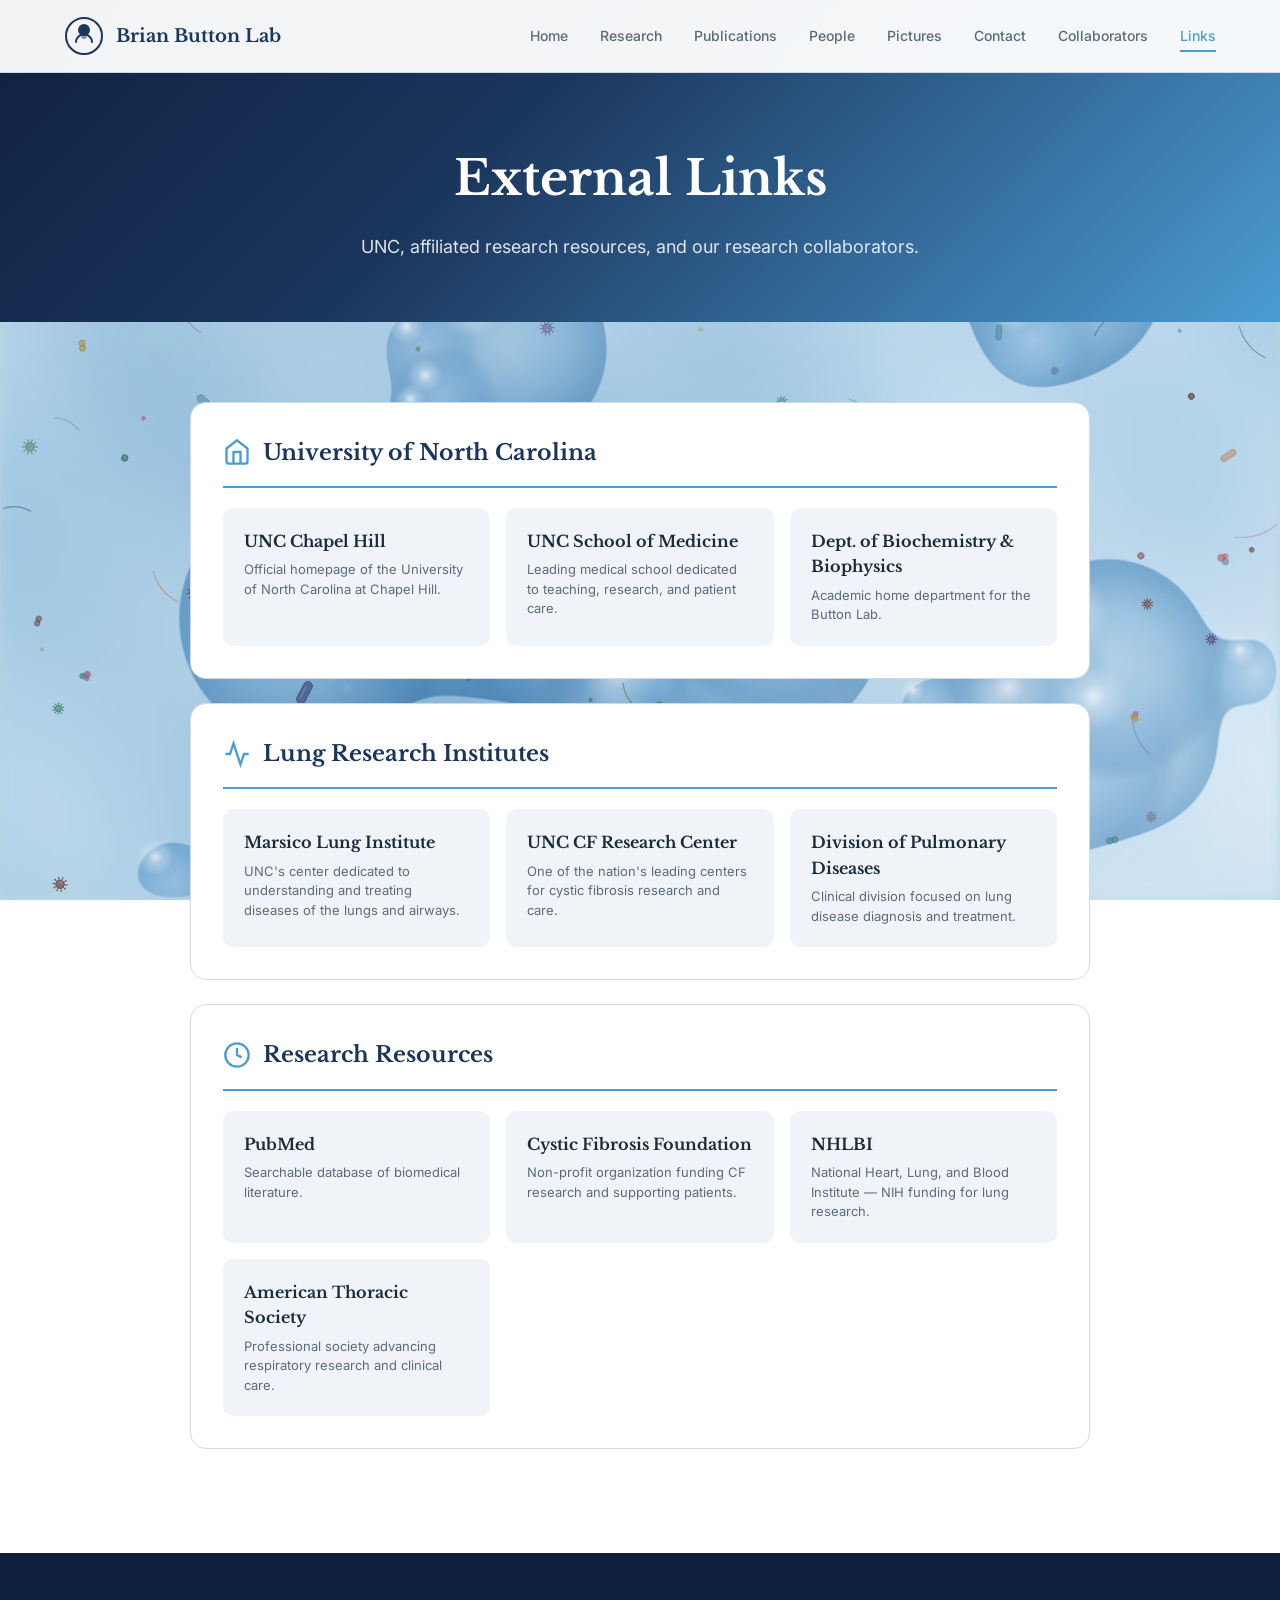
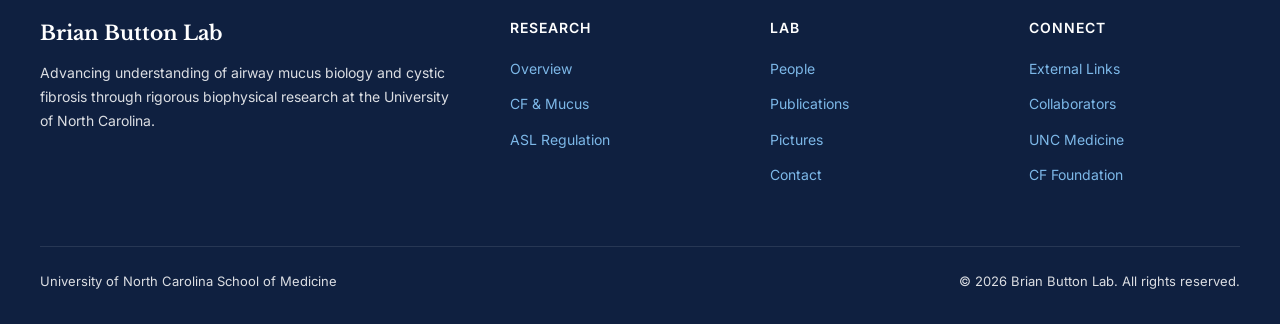
<file: links.html>
<!DOCTYPE html>
<html lang="en">
<head>
    <meta charset="UTF-8">
    <meta name="viewport" content="width=device-width, initial-scale=1.0">
    <title>Links | Brian Button Lab | UNC</title>
    <meta name="description" content="External links to UNC, Marsico Lung Institute, Biochemistry and Biophysics, and related research resources.">
    <link rel="stylesheet" href="style.css">
    <style>
        /* Page-specific styles */
        .link-group {
            background: white;
            border-radius: 16px;
            padding: 32px;
            margin-bottom: 24px;
            border: 1px solid var(--color-border);
        }
        .link-group h2 {
            font-family: var(--font-heading);
            font-size: 22px;
            color: var(--color-primary);
            margin-bottom: 20px;
            padding-bottom: 16px;
            border-bottom: 2px solid var(--color-navy);
            display: flex;
            align-items: center;
            gap: 12px;
        }
        .link-group h2 svg { width: 28px; height: 28px; color: var(--color-navy); flex-shrink: 0; }
        .link-grid { display: grid; grid-template-columns: repeat(auto-fill, minmax(250px, 1fr)); gap: 16px; }
        .link-card {
            display: block; padding: 20px;
            background: var(--color-bg-alt); border-radius: 10px; text-decoration: none;
            transition: var(--transition-base); border: 1px solid transparent;
        }
        .link-card:hover { background: white; border-color: var(--color-navy); transform: translateY(-2px); box-shadow: 0 4px 12px rgba(0,0,0,0.1); }
        .link-card h3 { font-family: var(--font-heading); font-size: 16px; color: var(--color-text); margin-bottom: 6px; }
        .link-card p { font-size: 13px; color: var(--color-text-muted); line-height: 1.5; margin: 0; }

        .resource-section {
            background: linear-gradient(135deg, var(--color-primary) 0%, var(--color-navy) 100%);
            border-radius: 16px; padding: 40px; color: white; margin-top: 32px;
        }
        .resource-section h2 { font-family: var(--font-heading); font-size: 24px; margin-bottom: 20px; }
        .resource-section p { opacity: 0.9; margin-bottom: 16px; line-height: 1.8; }
        .resource-list { list-style: none; padding: 0; }
        .resource-list li { padding: 12px 0; border-bottom: 1px solid rgba(255,255,255,0.2); display: flex; align-items: center; gap: 12px; }
        .resource-list li:last-child { border-bottom: none; }
        .resource-list svg { width: 20px; height: 20px; opacity: 0.8; flex-shrink: 0; }
        .resource-list a { color: var(--color-carolina-blue); text-decoration: none; }
        .resource-list a:hover { text-decoration: underline; }

        @media (max-width: 768px) { .link-grid { grid-template-columns: 1fr; } }
    </style>
</head>
<body>

    <nav class="nav">
        <div class="nav-container">
            <a href="index.html" class="nav-logo">
                <svg class="nav-logo-icon" viewBox="0 0 40 40" fill="none">
                    <circle cx="20" cy="20" r="18" stroke="currentColor" stroke-width="2"/>
                    <circle cx="20" cy="14" r="6" fill="currentColor"/>
                    <path d="M12 26c0-4 4-8 8-8s8 4 8 8" stroke="currentColor" stroke-width="2" stroke-linecap="round"/>
                    <circle cx="20" cy="20" r="3" fill="currentColor" opacity="0.5"/>
                </svg>
                <span class="nav-logo-text">Brian Button Lab</span>
            </a>
            <ul class="nav-links" id="navLinks">
                <li><a href="index.html">Home</a></li>
                <li><a href="research.html">Research</a></li>
                <li><a href="publications.html">Publications</a></li>
                <li><a href="people.html">People</a></li>
                <li><a href="pictures.html">Pictures</a></li>
                <li><a href="contact.html">Contact</a></li>
                <li><a href="collaborators.html">Collaborators</a></li>
                <li><a href="links.html" class="active">Links</a></li>
            </ul>
            <button class="nav-toggle" id="navToggle" aria-label="Toggle menu">
                <span></span><span></span><span></span>
            </button>
        </div>
    </nav>

    <header class="page-header">
        <h1>External Links</h1>
        <p>UNC, affiliated research resources, and our research collaborators.</p>
    </header>

    <section class="section">
        <div class="container--narrow">

            <div class="link-group">
                <h2>
                    <svg viewBox="0 0 24 24" fill="none" stroke="currentColor" stroke-width="2"><path d="M3 9l9-7 9 7v11a2 2 0 01-2 2H5a2 2 0 01-2-2z"/><polyline points="9 22 9 12 15 12 15 22"/></svg>
                    University of North Carolina
                </h2>
                <div class="link-grid">
                    <a href="https://www.unc.edu" target="_blank" class="link-card">
                        <h3>UNC Chapel Hill</h3>
                        <p>Official homepage of the University of North Carolina at Chapel Hill.</p>
                    </a>
                    <a href="https://www.med.unc.edu" target="_blank" class="link-card">
                        <h3>UNC School of Medicine</h3>
                        <p>Leading medical school dedicated to teaching, research, and patient care.</p>
                    </a>
                    <a href="https://www.med.unc.edu/biochem/" target="_blank" class="link-card">
                        <h3>Dept. of Biochemistry &amp; Biophysics</h3>
                        <p>Academic home department for the Button Lab.</p>
                    </a>
                </div>
            </div>

            <div class="link-group">
                <h2>
                    <svg viewBox="0 0 24 24" fill="none" stroke="currentColor" stroke-width="2"><path d="M22 12h-4l-3 9L9 3l-3 9H2"/></svg>
                    Lung Research Institutes
                </h2>
                <div class="link-grid">
                    <a href="https://www.med.unc.edu/marsicolung/" target="_blank" class="link-card">
                        <h3>Marsico Lung Institute</h3>
                        <p>UNC's center dedicated to understanding and treating diseases of the lungs and airways.</p>
                    </a>
                    <a href="https://www.med.unc.edu/cystic-fibrosis/" target="_blank" class="link-card">
                        <h3>UNC CF Research Center</h3>
                        <p>One of the nation's leading centers for cystic fibrosis research and care.</p>
                    </a>
                    <a href="https://www.med.unc.edu/internalmed/divisions/pulmonary/" target="_blank" class="link-card">
                        <h3>Division of Pulmonary Diseases</h3>
                        <p>Clinical division focused on lung disease diagnosis and treatment.</p>
                    </a>
                </div>
            </div>

            <div class="link-group">
                <h2>
                    <svg viewBox="0 0 24 24" fill="none" stroke="currentColor" stroke-width="2"><circle cx="12" cy="12" r="10"/><path d="M12 6v6l4 2"/></svg>
                    Research Resources
                </h2>
                <div class="link-grid">
                    <a href="https://pubmed.ncbi.nlm.nih.gov/" target="_blank" class="link-card">
                        <h3>PubMed</h3>
                        <p>Searchable database of biomedical literature.</p>
                    </a>
                    <a href="https://www.cff.org" target="_blank" class="link-card">
                        <h3>Cystic Fibrosis Foundation</h3>
                        <p>Non-profit organization funding CF research and supporting patients.</p>
                    </a>
                    <a href="https://www.nhlbi.nih.gov" target="_blank" class="link-card">
                        <h3>NHLBI</h3>
                        <p>National Heart, Lung, and Blood Institute — NIH funding for lung research.</p>
                    </a>
                    <a href="https://www.thoracic.org" target="_blank" class="link-card">
                        <h3>American Thoracic Society</h3>
                        <p>Professional society advancing respiratory research and clinical care.</p>
                    </a>
                </div>
            </div>
        </div>
    </section>

    <footer class="footer">
        <div class="footer-content">
            <div class="footer-brand">
                <h3>Brian Button Lab</h3>
                <p>Advancing understanding of airway mucus biology and cystic fibrosis through rigorous biophysical research at the University of North Carolina.</p>
            </div>
            <div class="footer-links">
                <h4>Research</h4>
                <ul>
                    <li><a href="research.html">Overview</a></li>
                    <li><a href="research.html#cf-mucus">CF &amp; Mucus</a></li>
                    <li><a href="research.html#asl">ASL Regulation</a></li>
                </ul>
            </div>
            <div class="footer-links">
                <h4>Lab</h4>
                <ul>
                    <li><a href="people.html">People</a></li>
                    <li><a href="publications.html">Publications</a></li>
                    <li><a href="pictures.html">Pictures</a></li>
                    <li><a href="contact.html">Contact</a></li>
                </ul>
            </div>
            <div class="footer-links">
                <h4>Connect</h4>
                <ul>
                    <li><a href="links.html">External Links</a></li>
                                        <li><a href="collaborators.html">Collaborators</a></li>
<li><a href="https://www.med.unc.edu" target="_blank">UNC Medicine</a></li>
                    <li><a href="https://www.cff.org" target="_blank">CF Foundation</a></li>
                </ul>
            </div>
        </div>
        <div class="footer-bottom">
            <span>University of North Carolina School of Medicine</span>
            <span>&copy; 2026 Brian Button Lab. All rights reserved.</span>
        </div>
    </footer>

    <script>
        document.getElementById('navToggle').addEventListener('click', function () {
            this.classList.toggle('active');
            document.getElementById('navLinks').classList.toggle('active');
        });
    </script>
    <script src="mucus-bg.js"></script>
</body>
</html>
</file>
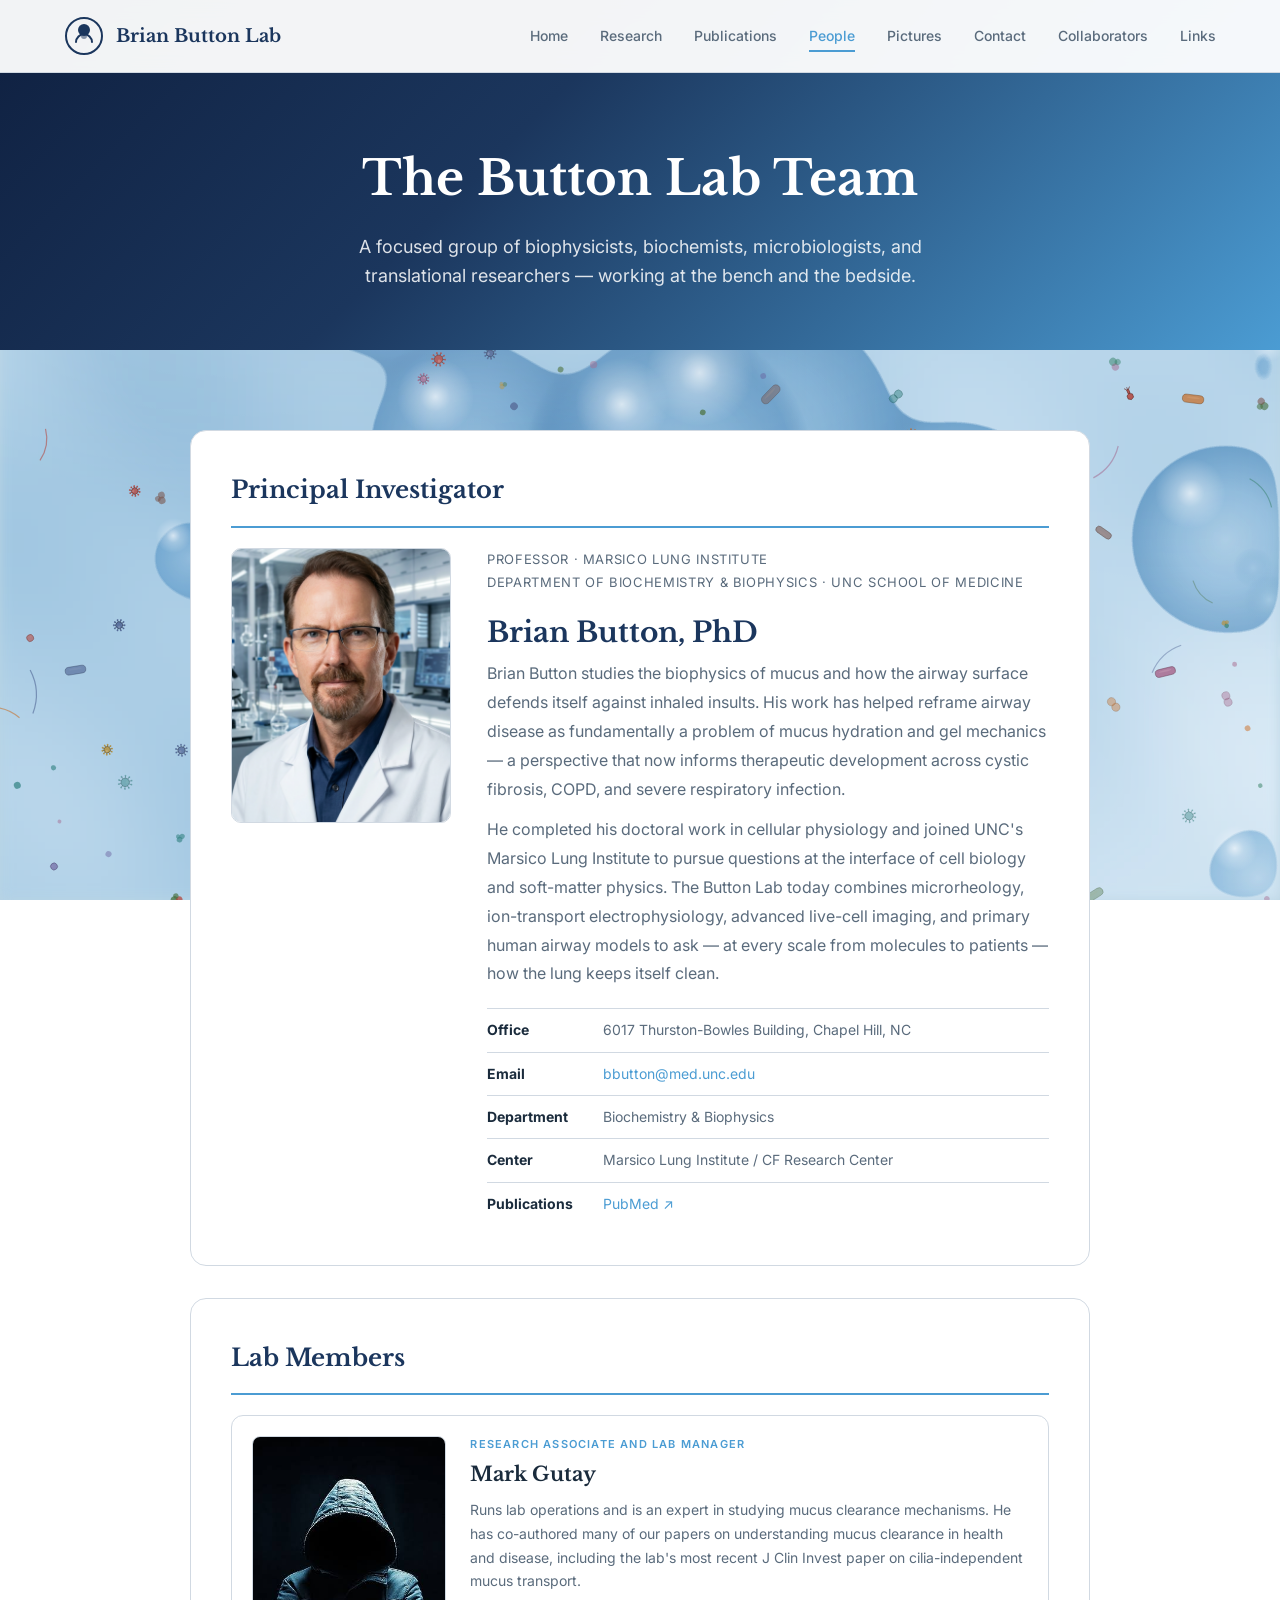
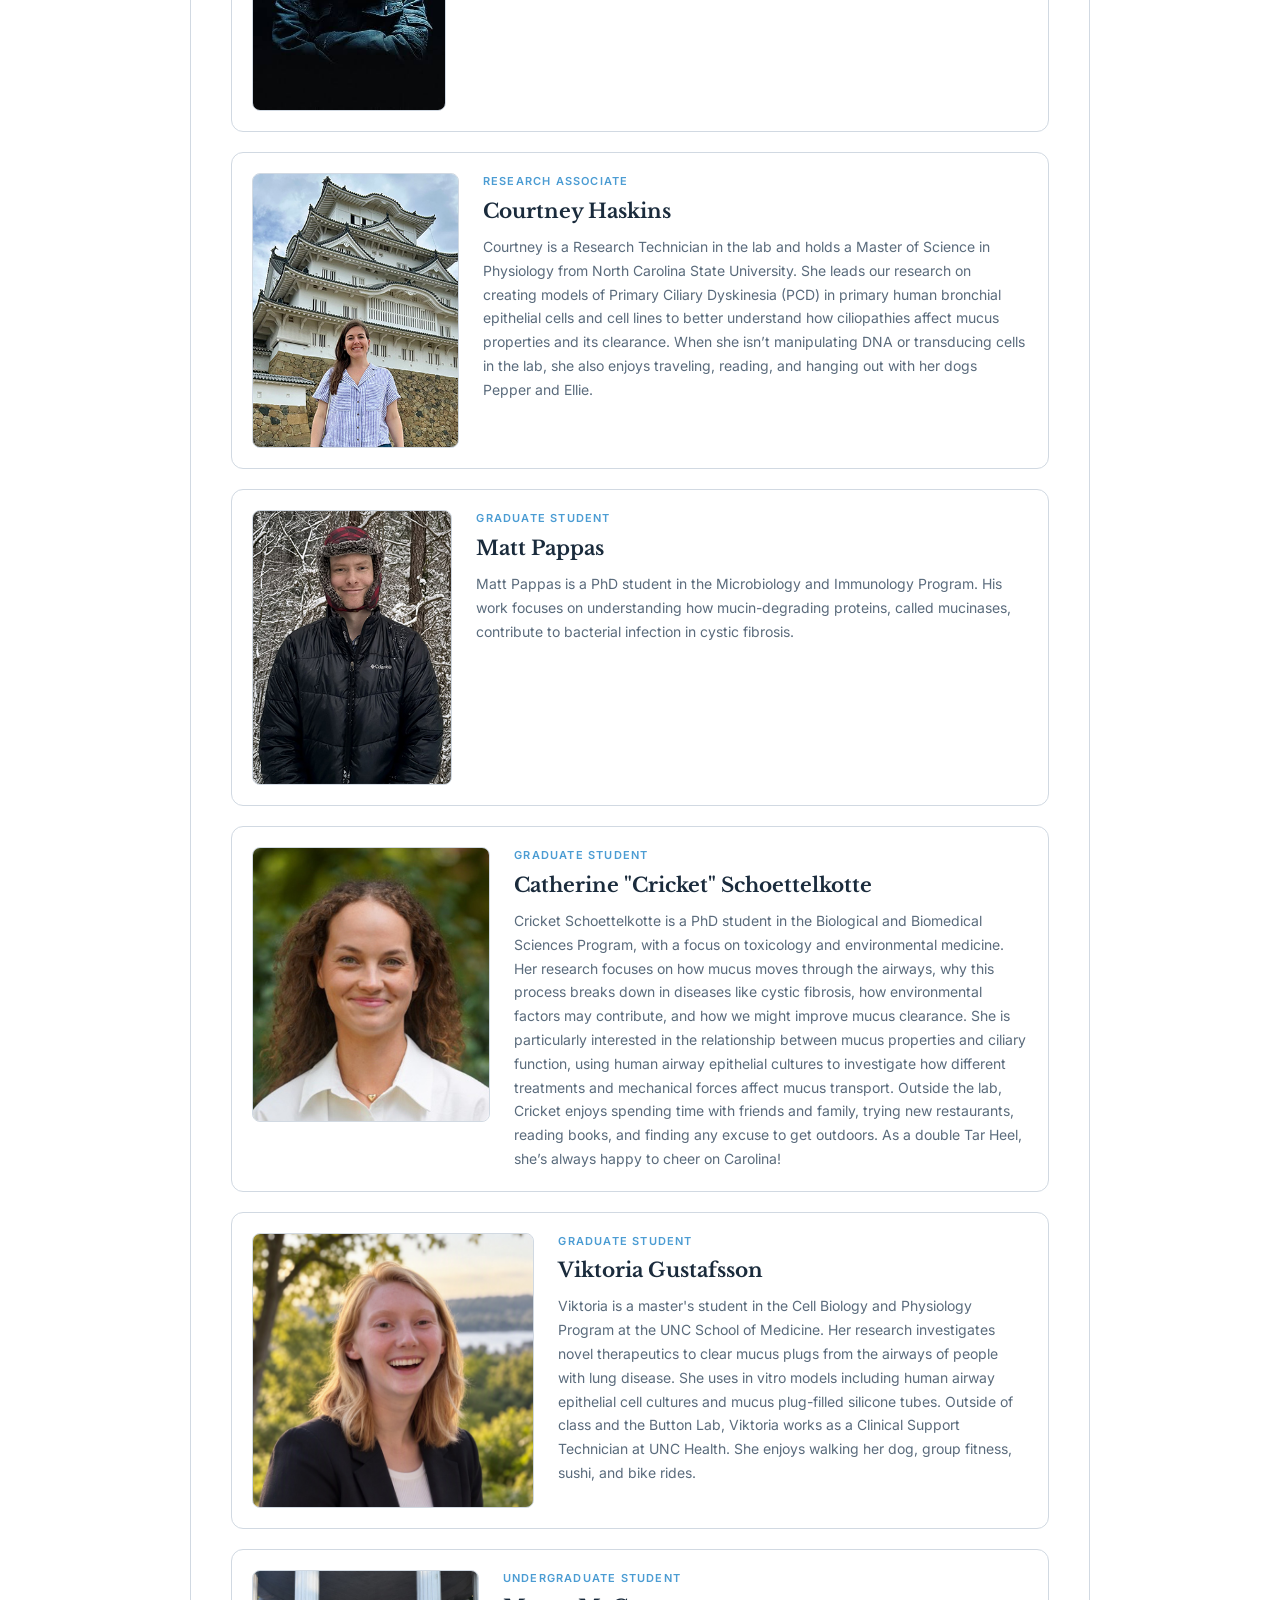
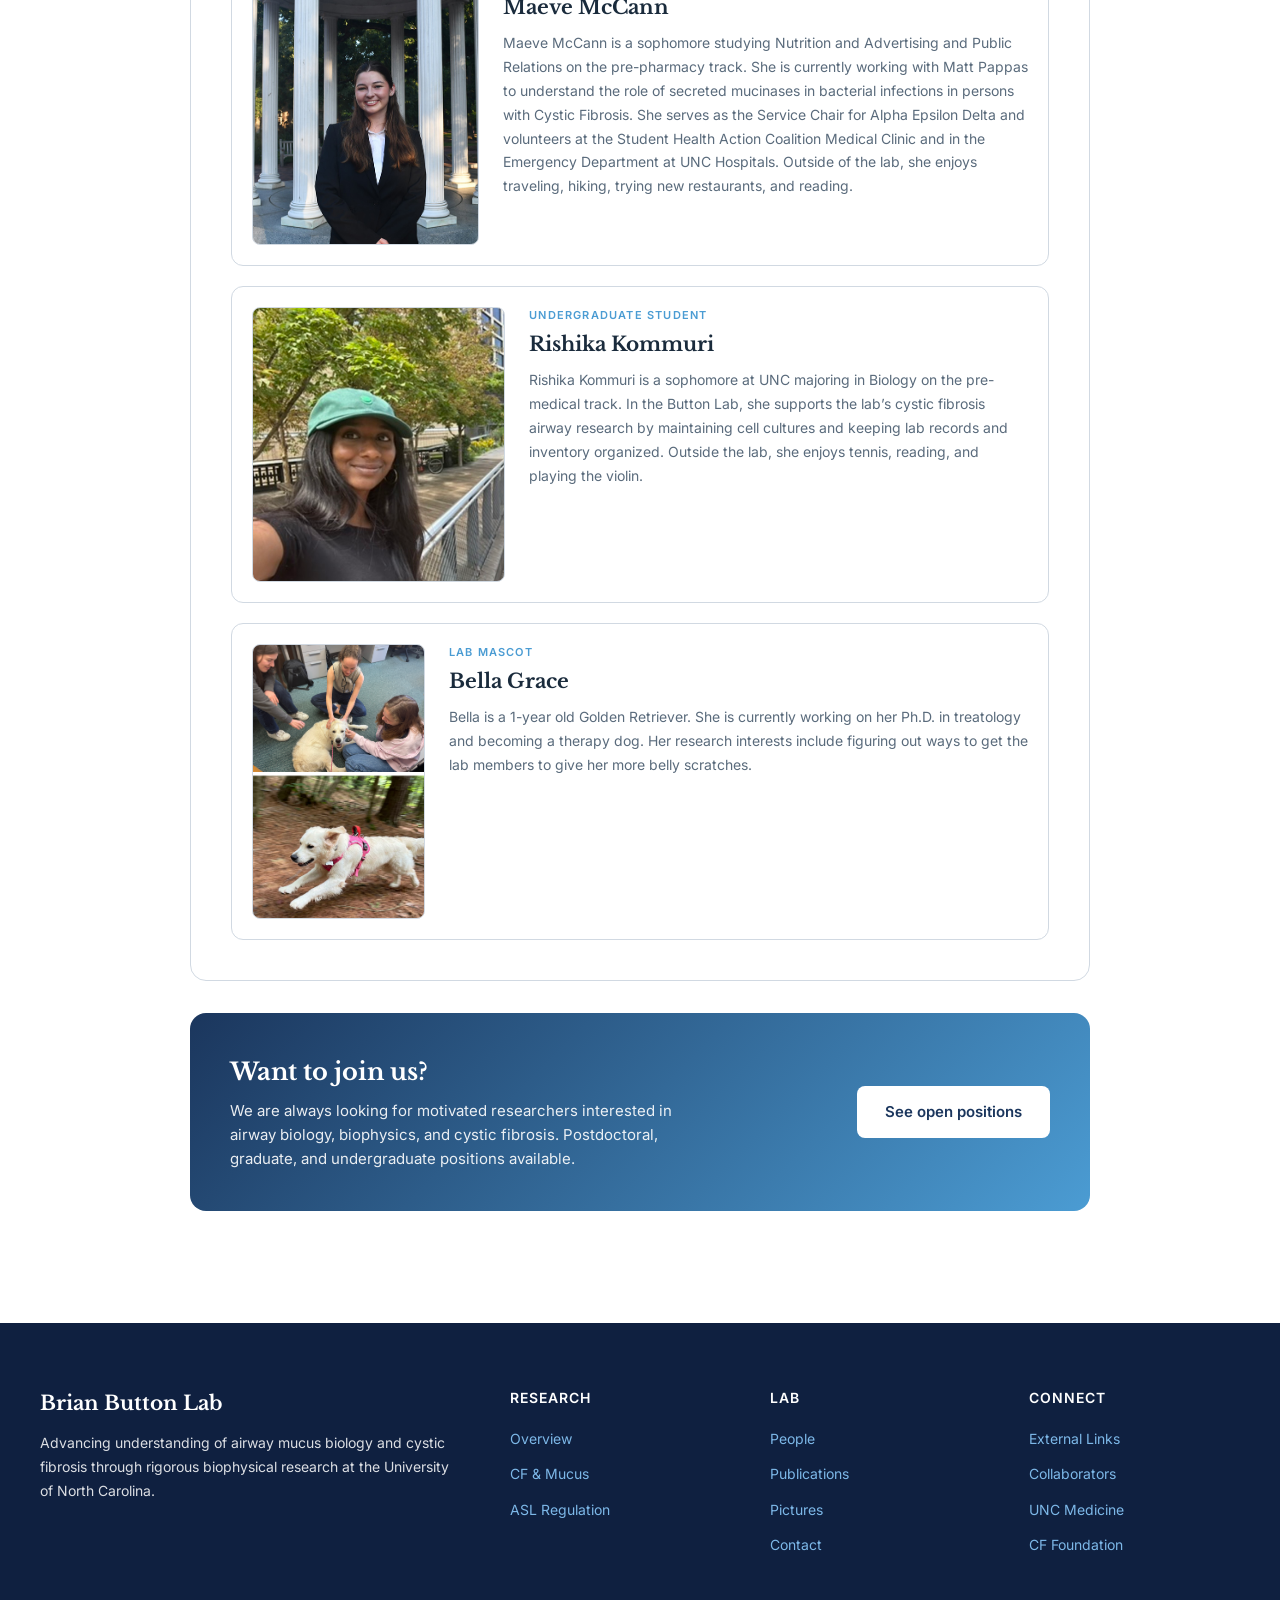
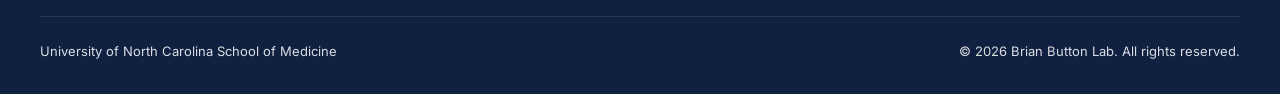
<file: people.html>
<!DOCTYPE html>
<html lang="en">
<head>
    <meta charset="UTF-8">
    <meta name="viewport" content="width=device-width, initial-scale=1.0">
    <title>People | Brian Button Lab | UNC</title>
    <meta name="description" content="Meet the team at the Brian Button Lab at UNC — biophysicists, biochemists, and translational researchers studying airway mucus biology.">
    <link rel="stylesheet" href="style.css">
</head>
<body>

    <!-- ── Navigation ── -->
    <nav class="nav">
        <div class="nav-container">
            <a href="index.html" class="nav-logo">
                <svg class="nav-logo-icon" viewBox="0 0 40 40" fill="none">
                    <circle cx="20" cy="20" r="18" stroke="currentColor" stroke-width="2"/>
                    <circle cx="20" cy="14" r="6" fill="currentColor"/>
                    <path d="M12 26c0-4 4-8 8-8s8 4 8 8" stroke="currentColor" stroke-width="2" stroke-linecap="round"/>
                    <circle cx="20" cy="20" r="3" fill="currentColor" opacity="0.5"/>
                </svg>
                <span class="nav-logo-text">Brian Button Lab</span>
            </a>
            <ul class="nav-links" id="navLinks">
                <li><a href="index.html">Home</a></li>
                <li><a href="research.html">Research</a></li>
                <li><a href="publications.html">Publications</a></li>
                <li><a href="people.html" class="active">People</a></li>
                <li><a href="pictures.html">Pictures</a></li>
                <li><a href="contact.html">Contact</a></li>
                <li><a href="collaborators.html">Collaborators</a></li>
                <li><a href="links.html">Links</a></li>
            </ul>
            <button class="nav-toggle" id="navToggle" aria-label="Toggle menu">
                <span></span><span></span><span></span>
            </button>
        </div>
    </nav>

    <!-- ── Page Header ── -->
    <header class="page-header">
        <h1>The Button Lab Team</h1>
        <p>A focused group of biophysicists, biochemists, microbiologists, and translational researchers — working at the bench and the bedside.</p>
    </header>

    <!-- ── Content ── -->
    <section class="section">
        <div class="container--narrow">

            <!-- PI card (rendered by JS) -->
            <div class="info-section" id="piSection">
                <h2>Principal Investigator</h2>
                <div id="piCard"></div>
            </div>

            <!-- Lab members (rendered by JS) -->
            <div class="info-section" id="membersSection">
                <h2>Lab Members</h2>
                <div class="member-list" id="memberList"></div>
            </div>

            <!-- Join Us CTA -->
            <div class="cta-box">
                <div>
                    <h2>Want to join us?</h2>
                    <p>We are always looking for motivated researchers interested in airway biology, biophysics, and cystic fibrosis. Postdoctoral, graduate, and undergraduate positions available.</p>
                </div>
                <a class="cta-btn" href="contact.html">See open positions</a>
            </div>

        </div>
    </section>

    <!-- ── Footer ── -->
    <footer class="footer">
        <div class="footer-content">
            <div class="footer-brand">
                <h3>Brian Button Lab</h3>
                <p>Advancing understanding of airway mucus biology and cystic fibrosis through rigorous biophysical research at the University of North Carolina.</p>
            </div>
            <div class="footer-links">
                <h4>Research</h4>
                <ul>
                    <li><a href="research.html">Overview</a></li>
                    <li><a href="research.html#cf-mucus">CF &amp; Mucus</a></li>
                    <li><a href="research.html#asl">ASL Regulation</a></li>
                </ul>
            </div>
            <div class="footer-links">
                <h4>Lab</h4>
                <ul>
                    <li><a href="people.html">People</a></li>
                    <li><a href="publications.html">Publications</a></li>
                    <li><a href="pictures.html">Pictures</a></li>
                    <li><a href="contact.html">Contact</a></li>
                </ul>
            </div>
            <div class="footer-links">
                <h4>Connect</h4>
                <ul>
                    <li><a href="links.html">External Links</a></li>
                                        <li><a href="collaborators.html">Collaborators</a></li>
<li><a href="https://www.med.unc.edu" target="_blank">UNC Medicine</a></li>
                    <li><a href="https://www.cff.org" target="_blank">CF Foundation</a></li>
                </ul>
            </div>
        </div>
        <div class="footer-bottom">
            <span>University of North Carolina School of Medicine</span>
            <span>&copy; 2026 Brian Button Lab. All rights reserved.</span>
        </div>
    </footer>

    <script>
        // Mobile nav
        document.getElementById('navToggle').addEventListener('click', function () {
            this.classList.toggle('active');
            document.getElementById('navLinks').classList.toggle('active');
        });

        // ── Load people from JSON ──
        async function loadPeople() {
            let data;
            try {
                const res = await fetch('people.json');
                data = await res.json();
            } catch (e) {
                document.getElementById('piCard').innerHTML =
                    '<p style="color:var(--color-text-muted)">Could not load people data. Make sure people.json is in the same folder.</p>';
                return;
            }

            // Render PI
            const pi = data.pi;
            const titlesHtml = pi.titles.replace(/\n/g, '<br>');
            const bioHtml = pi.bio.map(p => `<p style="color:var(--color-text-muted); line-height:1.8; margin-bottom:12px;">${p}</p>`).join('');
            const metaHtml = pi.meta.map(m => {
                const val = m.href
                    ? `<a href="${m.href}"${m.external ? ' target="_blank" rel="noopener"' : ''}>${m.value}</a>`
                    : m.value;
                return `<li><strong>${m.label}</strong>${val}</li>`;
            }).join('');

            document.getElementById('piCard').innerHTML = `
                <div class="pi-card">
                    <div class="photo-wrap">
                        <img src="${pi.photo}" alt="${pi.name}">
                    </div>
                    <div>
                        <div class="pi-titles">${titlesHtml}</div>
                        <h3 class="pi-name">${pi.name}</h3>
                        ${bioHtml}
                        <ul class="pi-meta-list">${metaHtml}</ul>
                    </div>
                </div>
            `;

            // Render members
            const memberList = document.getElementById('memberList');
            if (!data.members || data.members.length === 0) {
                memberList.innerHTML = '<p style="color:var(--color-text-muted)">No members listed yet.</p>';
                return;
            }
            data.members.forEach(m => {
                const row = document.createElement('div');
                row.className = 'member-row';
                row.innerHTML = `
                    <div class="photo-wrap">
                        <img src="${m.photo || ''}" alt="${m.name}">
                    </div>
                    <div class="member-info">
                        <div class="member-role">${m.role}</div>
                        <h3 class="member-name">${m.name}</h3>
                        <p class="member-bio">${m.bio}</p>
                    </div>
                `;
                memberList.appendChild(row);
            });
        }

        loadPeople();
    </script>
    <script src="mucus-bg.js"></script>
</body>
</html>
</file>
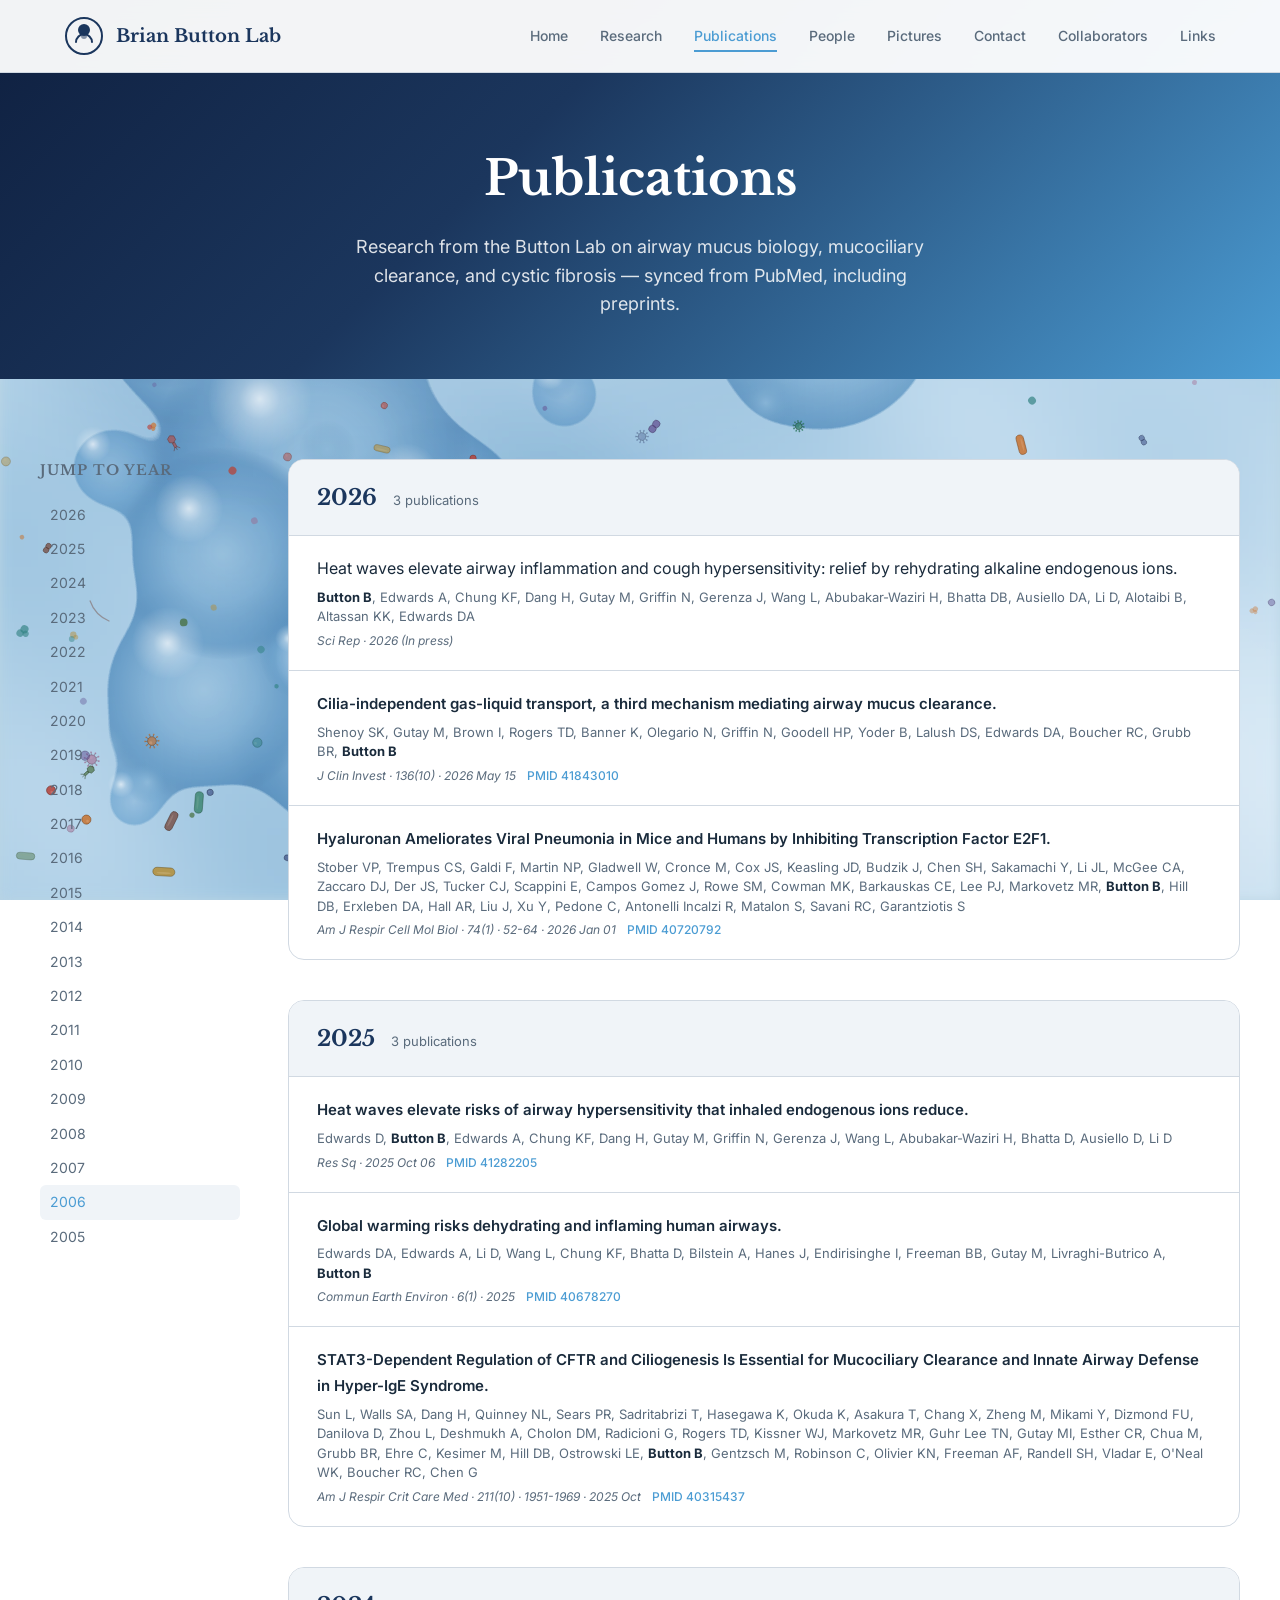
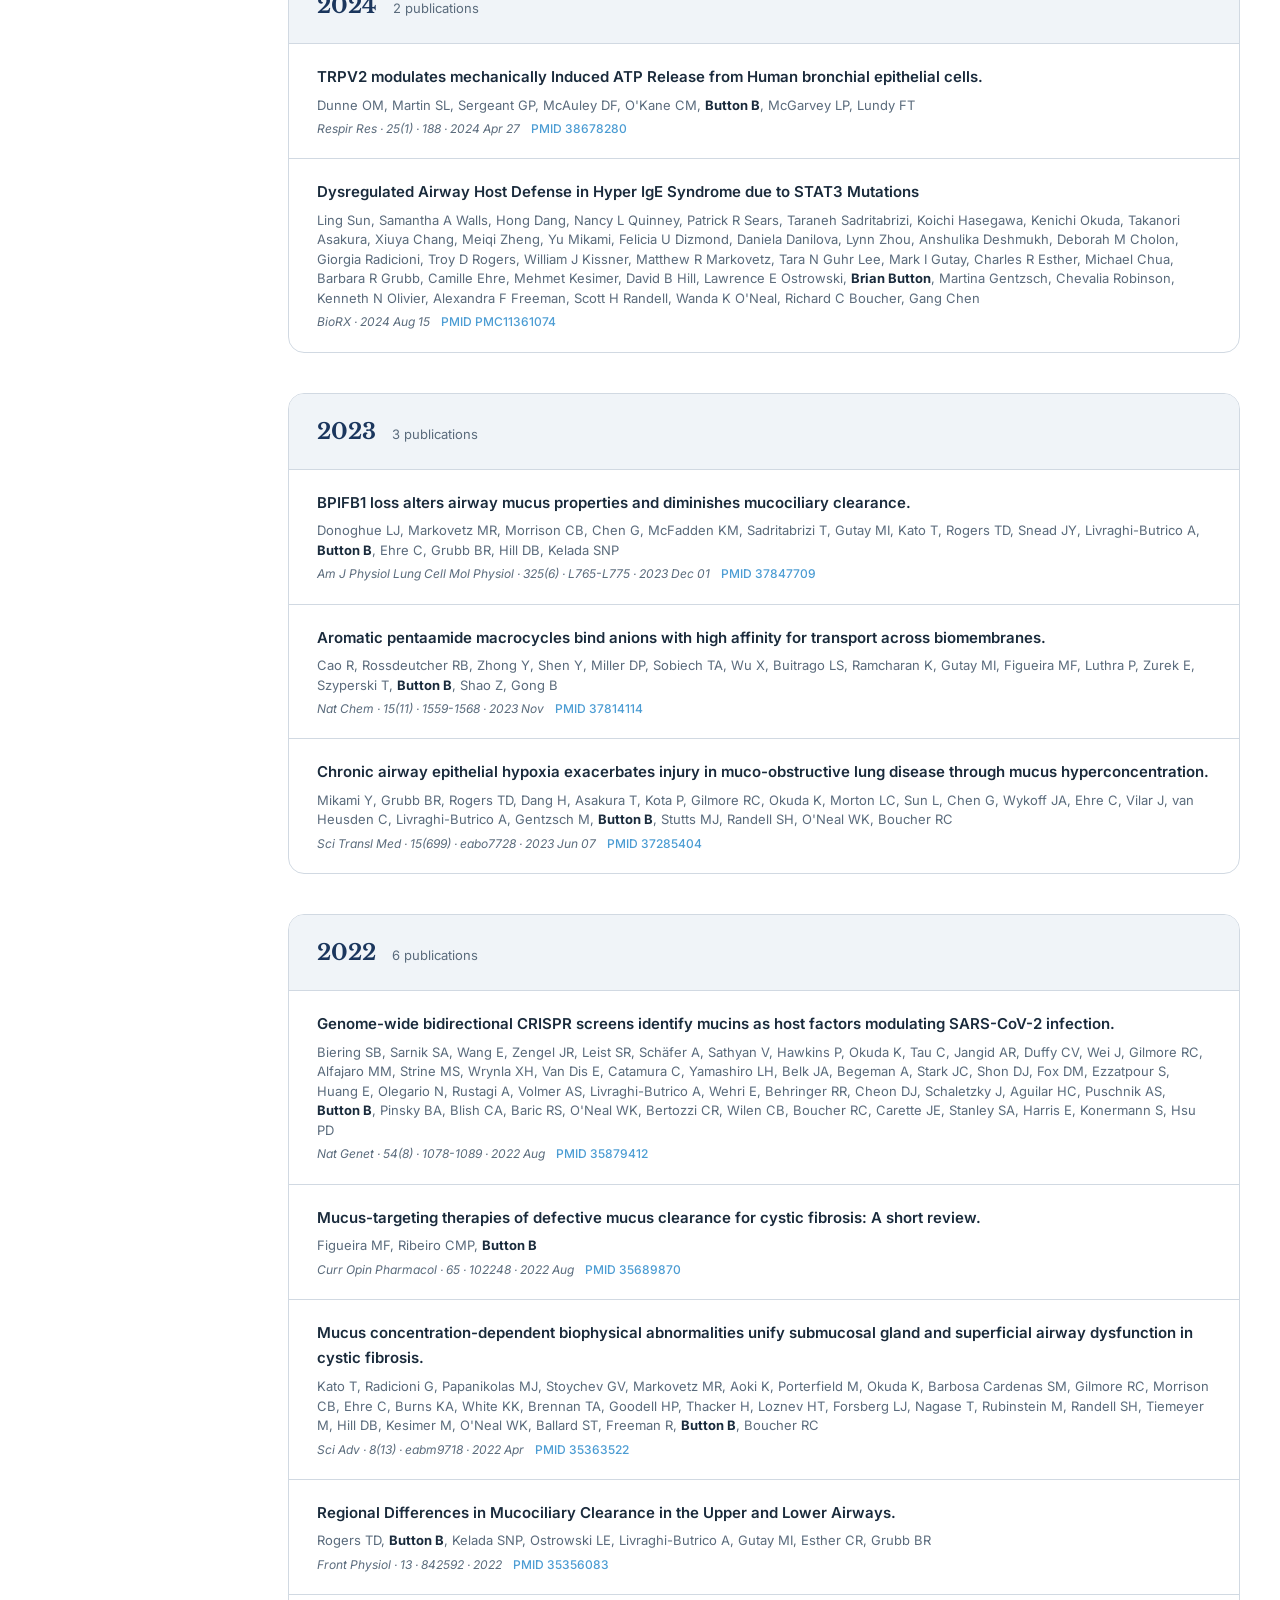
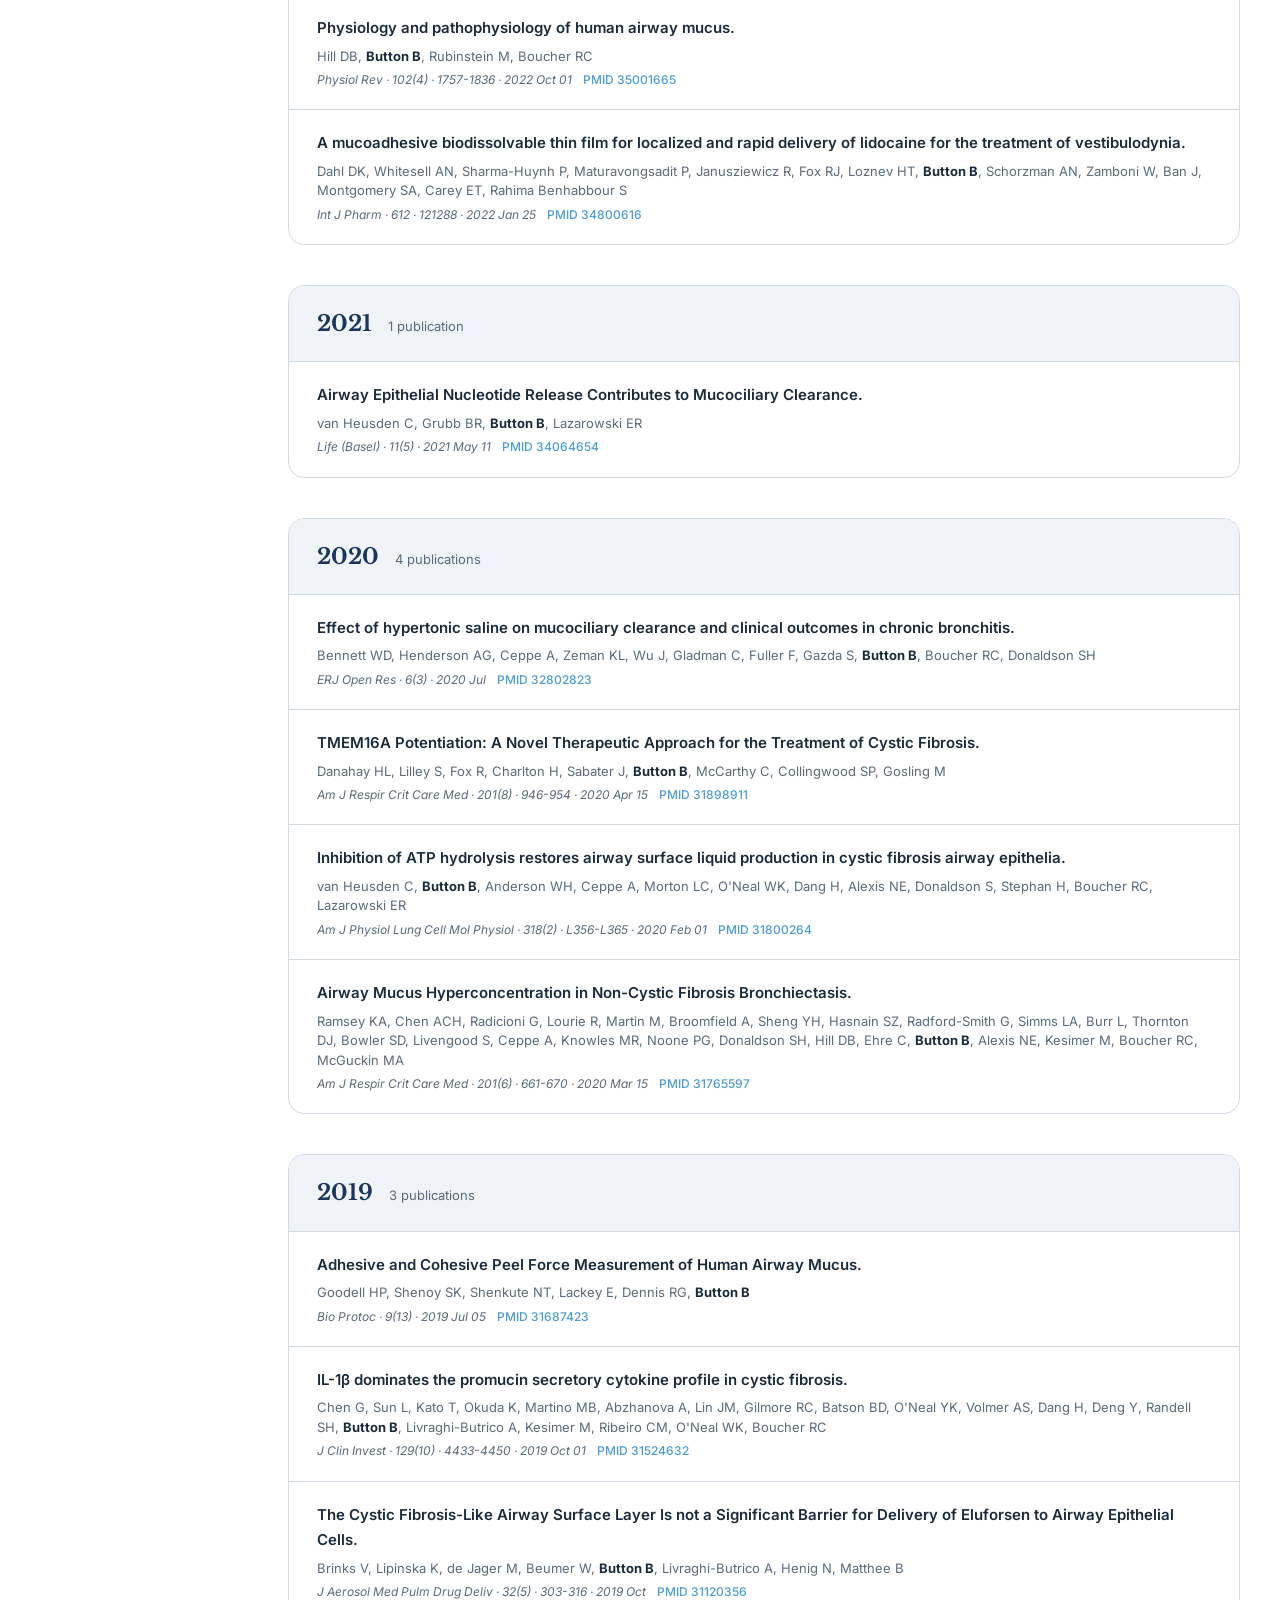
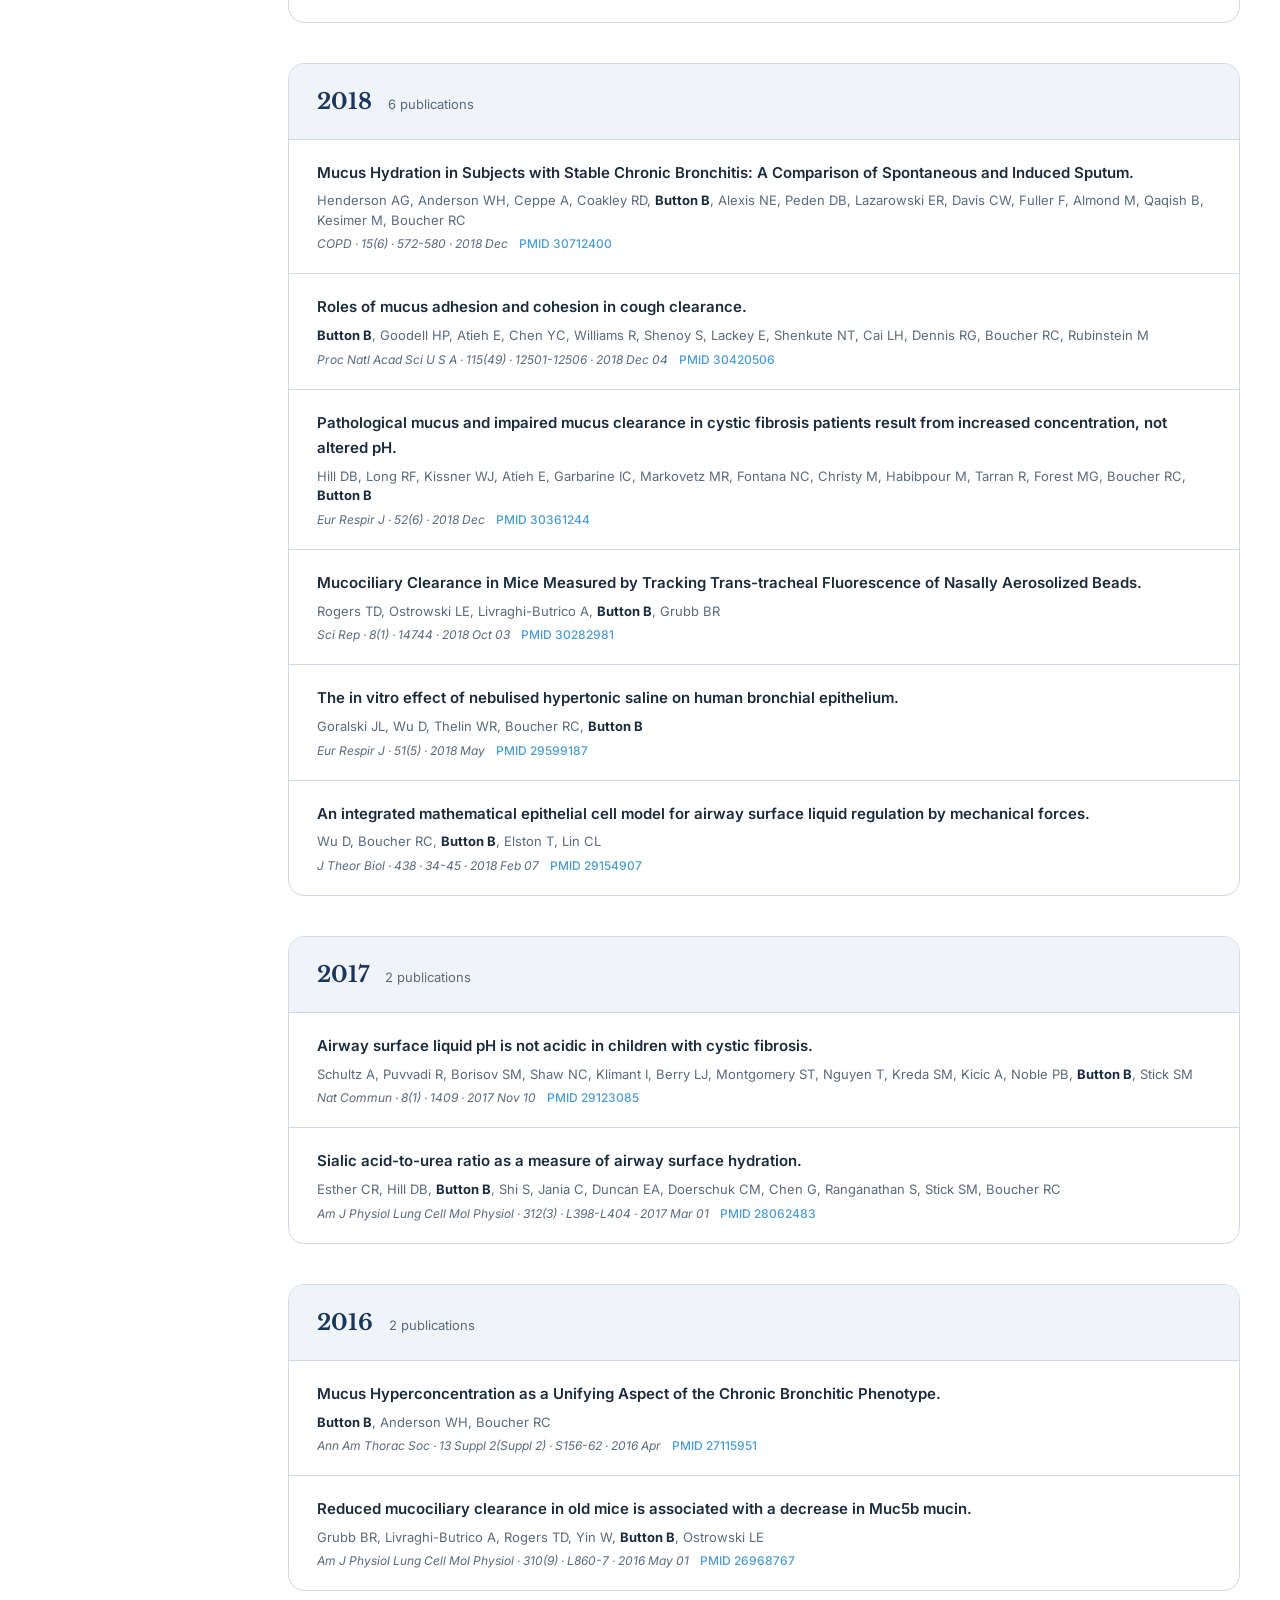
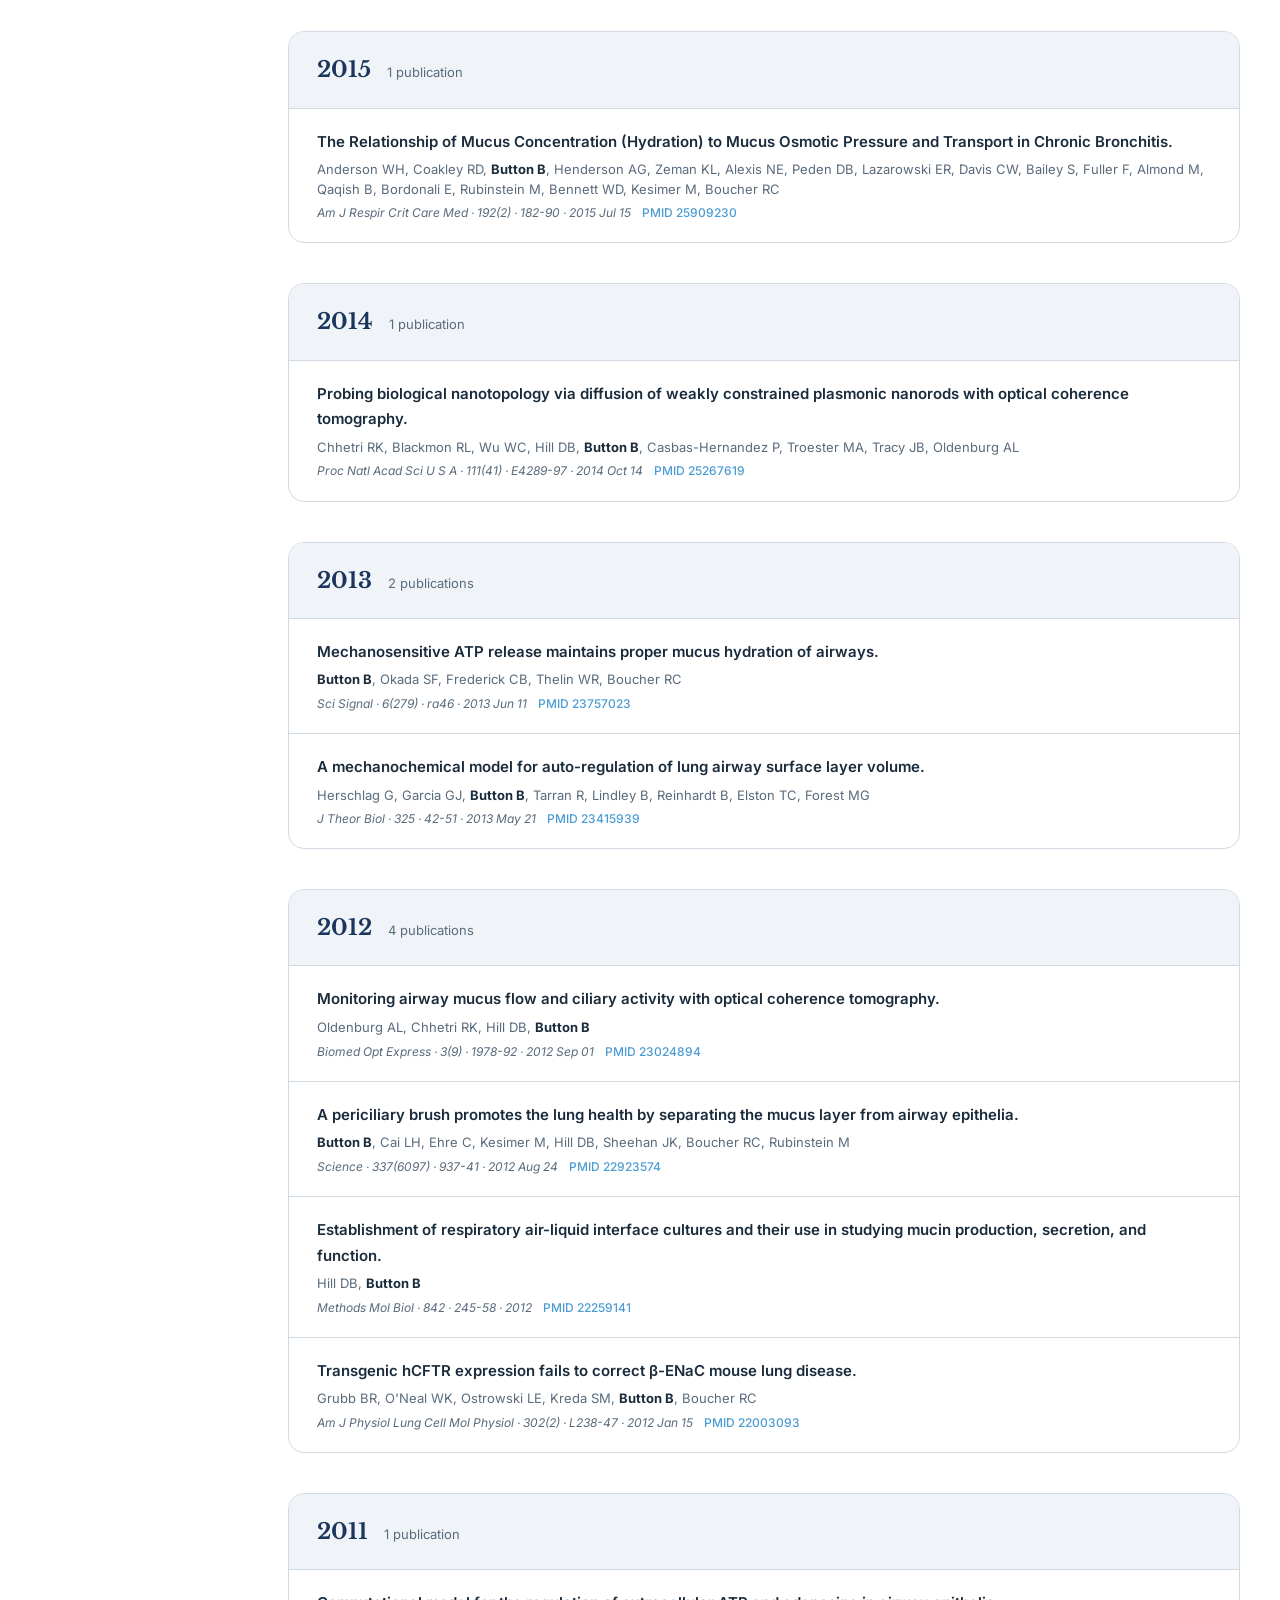
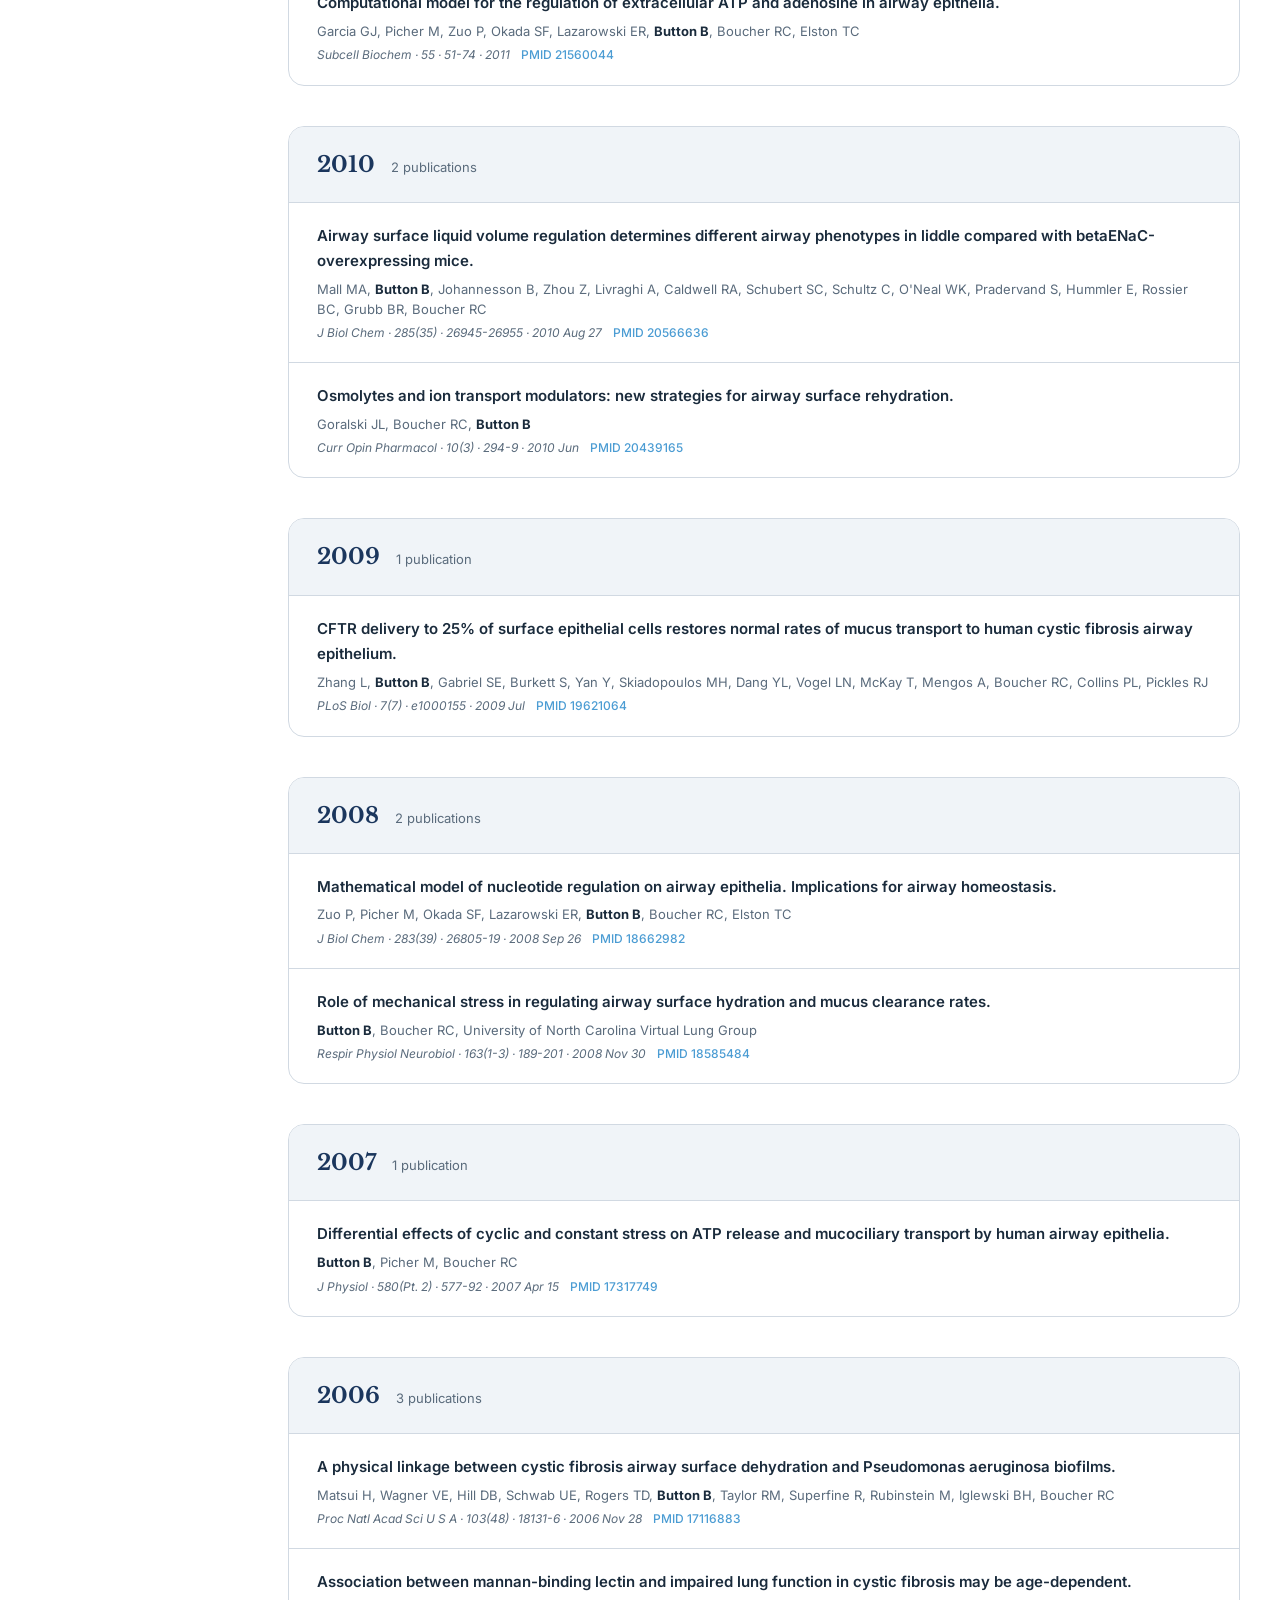
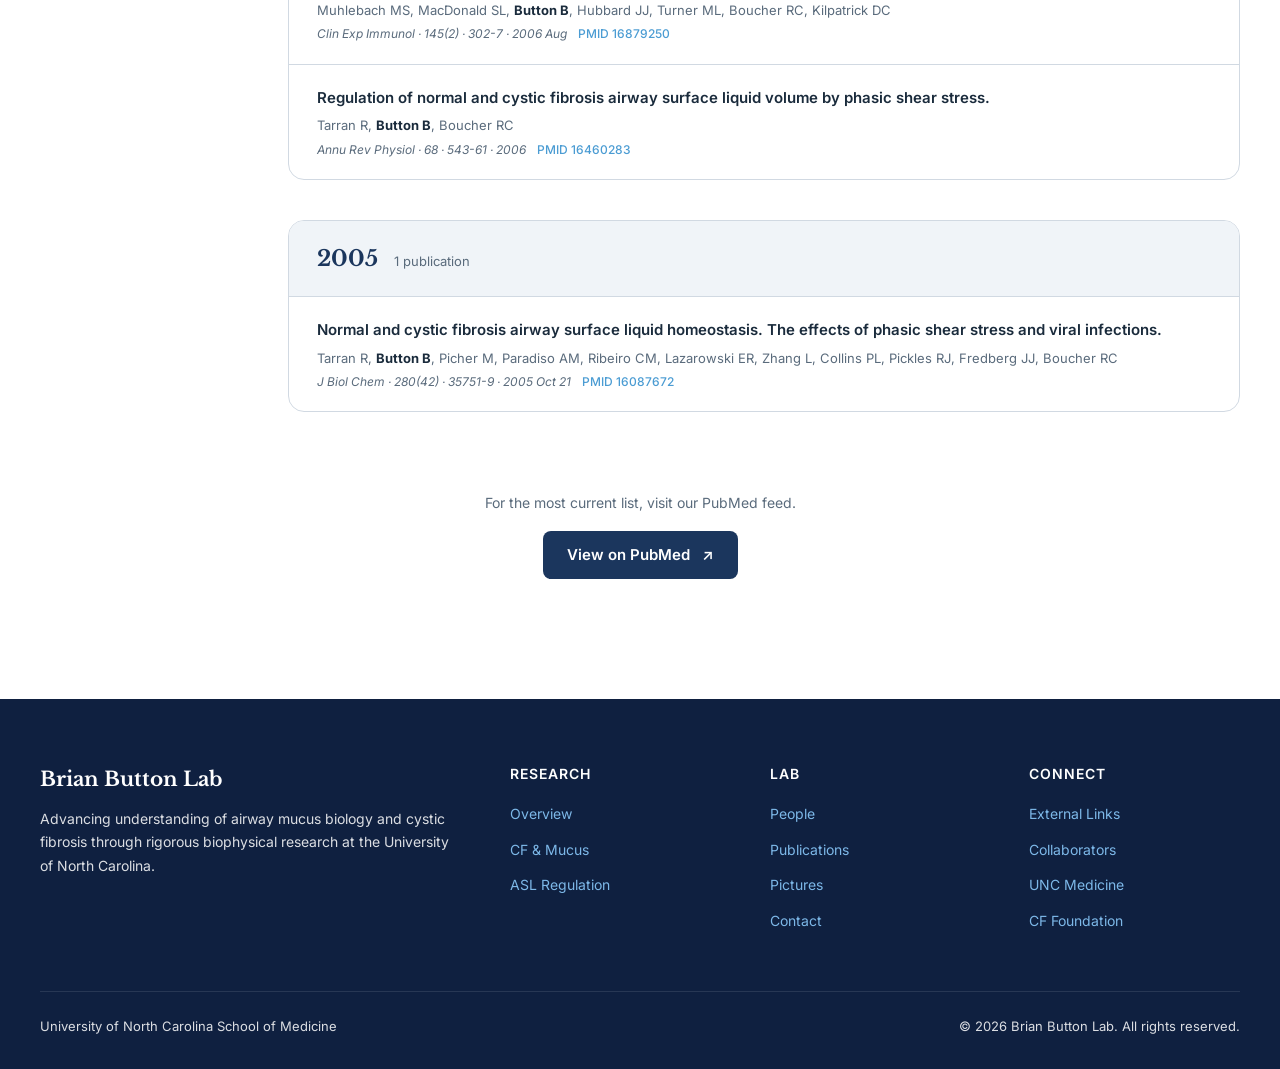
<file: publications.html>
<!DOCTYPE html>
<html lang="en">
<head>
    <meta charset="UTF-8">
    <meta name="viewport" content="width=device-width, initial-scale=1.0">
    <title>Publications | Brian Button Lab | UNC</title>
    <meta name="description" content="Publications from the Brian Button Lab at UNC — airway mucus biology, cystic fibrosis, mucociliary clearance.">
    <link rel="stylesheet" href="style.css">
</head>
<body>

    <!-- ── Navigation ── -->
    <nav class="nav">
        <div class="nav-container">
            <a href="index.html" class="nav-logo">
                <svg class="nav-logo-icon" viewBox="0 0 40 40" fill="none">
                    <circle cx="20" cy="20" r="18" stroke="currentColor" stroke-width="2"/>
                    <circle cx="20" cy="14" r="6" fill="currentColor"/>
                    <path d="M12 26c0-4 4-8 8-8s8 4 8 8" stroke="currentColor" stroke-width="2" stroke-linecap="round"/>
                    <circle cx="20" cy="20" r="3" fill="currentColor" opacity="0.5"/>
                </svg>
                <span class="nav-logo-text">Brian Button Lab</span>
            </a>
            <ul class="nav-links" id="navLinks">
                <li><a href="index.html">Home</a></li>
                <li><a href="research.html">Research</a></li>
                <li><a href="publications.html" class="active">Publications</a></li>
                <li><a href="people.html">People</a></li>
                <li><a href="pictures.html">Pictures</a></li>
                <li><a href="contact.html">Contact</a></li>
                <li><a href="collaborators.html">Collaborators</a></li>
                <li><a href="links.html">Links</a></li>
            </ul>
            <button class="nav-toggle" id="navToggle" aria-label="Toggle menu">
                <span></span><span></span><span></span>
            </button>
        </div>
    </nav>

    <!-- ── Page Header ── -->
    <header class="page-header">
        <h1>Publications</h1>
        <p>Research from the Button Lab on airway mucus biology, mucociliary clearance, and cystic fibrosis — synced from PubMed, including preprints.</p>
    </header>

    <!-- ── Main Content ── -->
    <section class="section">
        <div class="container">
            <div class="pub-layout" id="pubLayout">
                <!-- Sidebar (year nav) injected by JS -->
                <nav class="pub-sidebar" id="pubSidebar">
                    <h3>Jump to year</h3>
                </nav>
                <!-- Publication list injected by JS -->
                <div id="pubList"></div>
            </div>

            <div class="pubs-foot">
                <p>For the most current list, visit our PubMed feed.</p>
                <a class="btn" href="https://pubmed.ncbi.nlm.nih.gov/?term=Brian+Button&sort=date" target="_blank" rel="noopener">
                    <span>View on PubMed</span><span class="arrow">↗</span>
                </a>
            </div>
        </div>
    </section>

    <!-- ── Footer ── -->
    <footer class="footer">
        <div class="footer-content">
            <div class="footer-brand">
                <h3>Brian Button Lab</h3>
                <p>Advancing understanding of airway mucus biology and cystic fibrosis through rigorous biophysical research at the University of North Carolina.</p>
            </div>
            <div class="footer-links">
                <h4>Research</h4>
                <ul>
                    <li><a href="research.html">Overview</a></li>
                    <li><a href="research.html#cf-mucus">CF &amp; Mucus</a></li>
                    <li><a href="research.html#asl">ASL Regulation</a></li>
                </ul>
            </div>
            <div class="footer-links">
                <h4>Lab</h4>
                <ul>
                    <li><a href="people.html">People</a></li>
                    <li><a href="publications.html">Publications</a></li>
                    <li><a href="pictures.html">Pictures</a></li>
                    <li><a href="contact.html">Contact</a></li>
                </ul>
            </div>
            <div class="footer-links">
                <h4>Connect</h4>
                <ul>
                    <li><a href="links.html">External Links</a></li>
                                        <li><a href="collaborators.html">Collaborators</a></li>
<li><a href="https://www.med.unc.edu" target="_blank">UNC Medicine</a></li>
                    <li><a href="https://www.cff.org" target="_blank">CF Foundation</a></li>
                </ul>
            </div>
        </div>
        <div class="footer-bottom">
            <span>University of North Carolina School of Medicine</span>
            <span>&copy; 2026 Brian Button Lab. All rights reserved.</span>
        </div>
    </footer>

    <script>
        // Mobile nav toggle
        document.getElementById('navToggle').addEventListener('click', function () {
            this.classList.toggle('active');
            document.getElementById('navLinks').classList.toggle('active');
        });

        // ── Load and render publications from JSON ──
        async function loadPublications() {
            let pubs;
            try {
                const res = await fetch('publications.json');
                pubs = await res.json();
            } catch (e) {
                document.getElementById('pubList').innerHTML =
                    '<p style="color:var(--color-text-muted)">Could not load publications. Make sure publications.json is in the same folder.</p>';
                return;
            }

            // Group by year (descending)
            const byYear = {};
            pubs.forEach(p => {
                if (!byYear[p.year]) byYear[p.year] = [];
                byYear[p.year].push(p);
            });
            const years = Object.keys(byYear).map(Number).sort((a, b) => b - a);

            // Build sidebar
            const sidebar = document.getElementById('pubSidebar');
            years.forEach(y => {
                const a = document.createElement('a');
                a.href = '#y' + y;
                a.textContent = y;
                sidebar.appendChild(a);
            });

            // Build pub list
            const list = document.getElementById('pubList');
            years.forEach(y => {
                const yearPubs = byYear[y];
                const section = document.createElement('div');
                section.className = 'pub-year';
                section.id = 'y' + y;

                const head = document.createElement('div');
                head.className = 'pub-year__head';
                head.innerHTML = `
                    <div class="pub-year__num">${y}</div>
                    <div class="pub-year__count">${yearPubs.length} publication${yearPubs.length !== 1 ? 's' : ''}</div>
                `;
                section.appendChild(head);

                const ol = document.createElement('ol');
                ol.className = 'pub-list';

                yearPubs.forEach(p => {
                    // Bold the PI's name in the author string
                    let authorsHtml = p.authors;
                    if (p.authors_highlight) {
                        p.authors_highlight.forEach(name => {
                            authorsHtml = authorsHtml.replace(
                                new RegExp(name.replace(/[.*+?^${}()|[\]\\]/g, '\\$&'), 'g'),
                                `<strong>${name}</strong>`
                            );
                        });
                    }

                    const cite = [p.journal, p.volume ? `${p.volume}${p.issue ? '(' + p.issue + ')' : ''}` : '', p.pages, p.date]
                        .filter(Boolean).join(' · ');

                    const titleHtml = p.url
                        ? `<a href="${p.url}" target="_blank" rel="noopener">${p.title}</a>`
                        : p.title;
                    const pmidHtml = p.pmid
                        ? ` <span class="pub__pmid">PMID ${p.pmid}</span>`
                        : '';

                    const li = document.createElement('li');
                    li.className = 'pub';
                    li.innerHTML = `
                        <div class="pub__title">
                            ${titleHtml}
                        </div>
                        <div class="pub__authors">${authorsHtml}</div>
                        <div class="pub__cite">${cite}${pmidHtml}</div>
                    `;
                    ol.appendChild(li);
                });

                section.appendChild(ol);
                list.appendChild(section);
            });

            // Highlight active year on scroll
            const sections = document.querySelectorAll('.pub-year');
            const sideLinks = sidebar.querySelectorAll('a');
            const observer = new IntersectionObserver(entries => {
                entries.forEach(entry => {
                    if (entry.isIntersecting) {
                        sideLinks.forEach(a => a.classList.remove('active'));
                        const active = sidebar.querySelector(`a[href="#${entry.target.id}"]`);
                        if (active) active.classList.add('active');
                    }
                });
            }, { rootMargin: '-30% 0px -60% 0px' });
            sections.forEach(s => observer.observe(s));
        }

        loadPublications();
    </script>
    <script src="mucus-bg.js"></script>
</body>
</html>
</file>
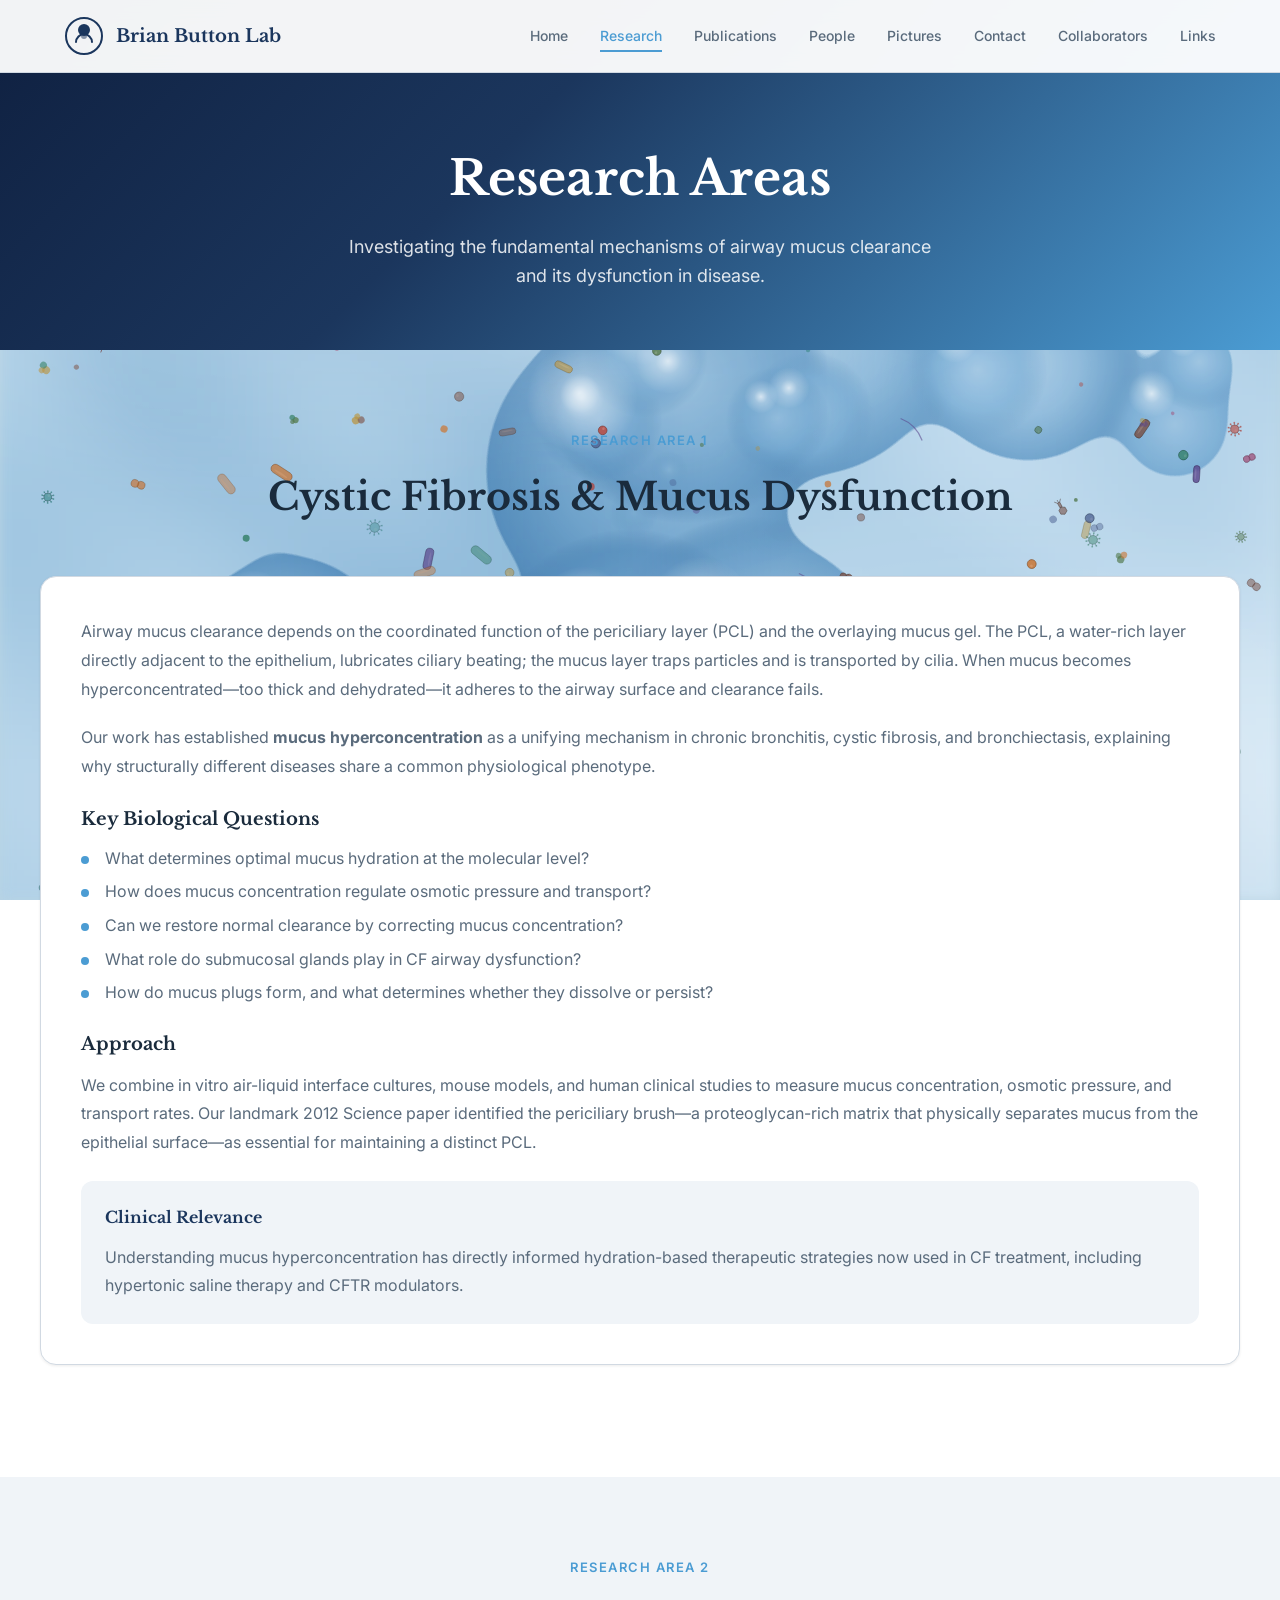
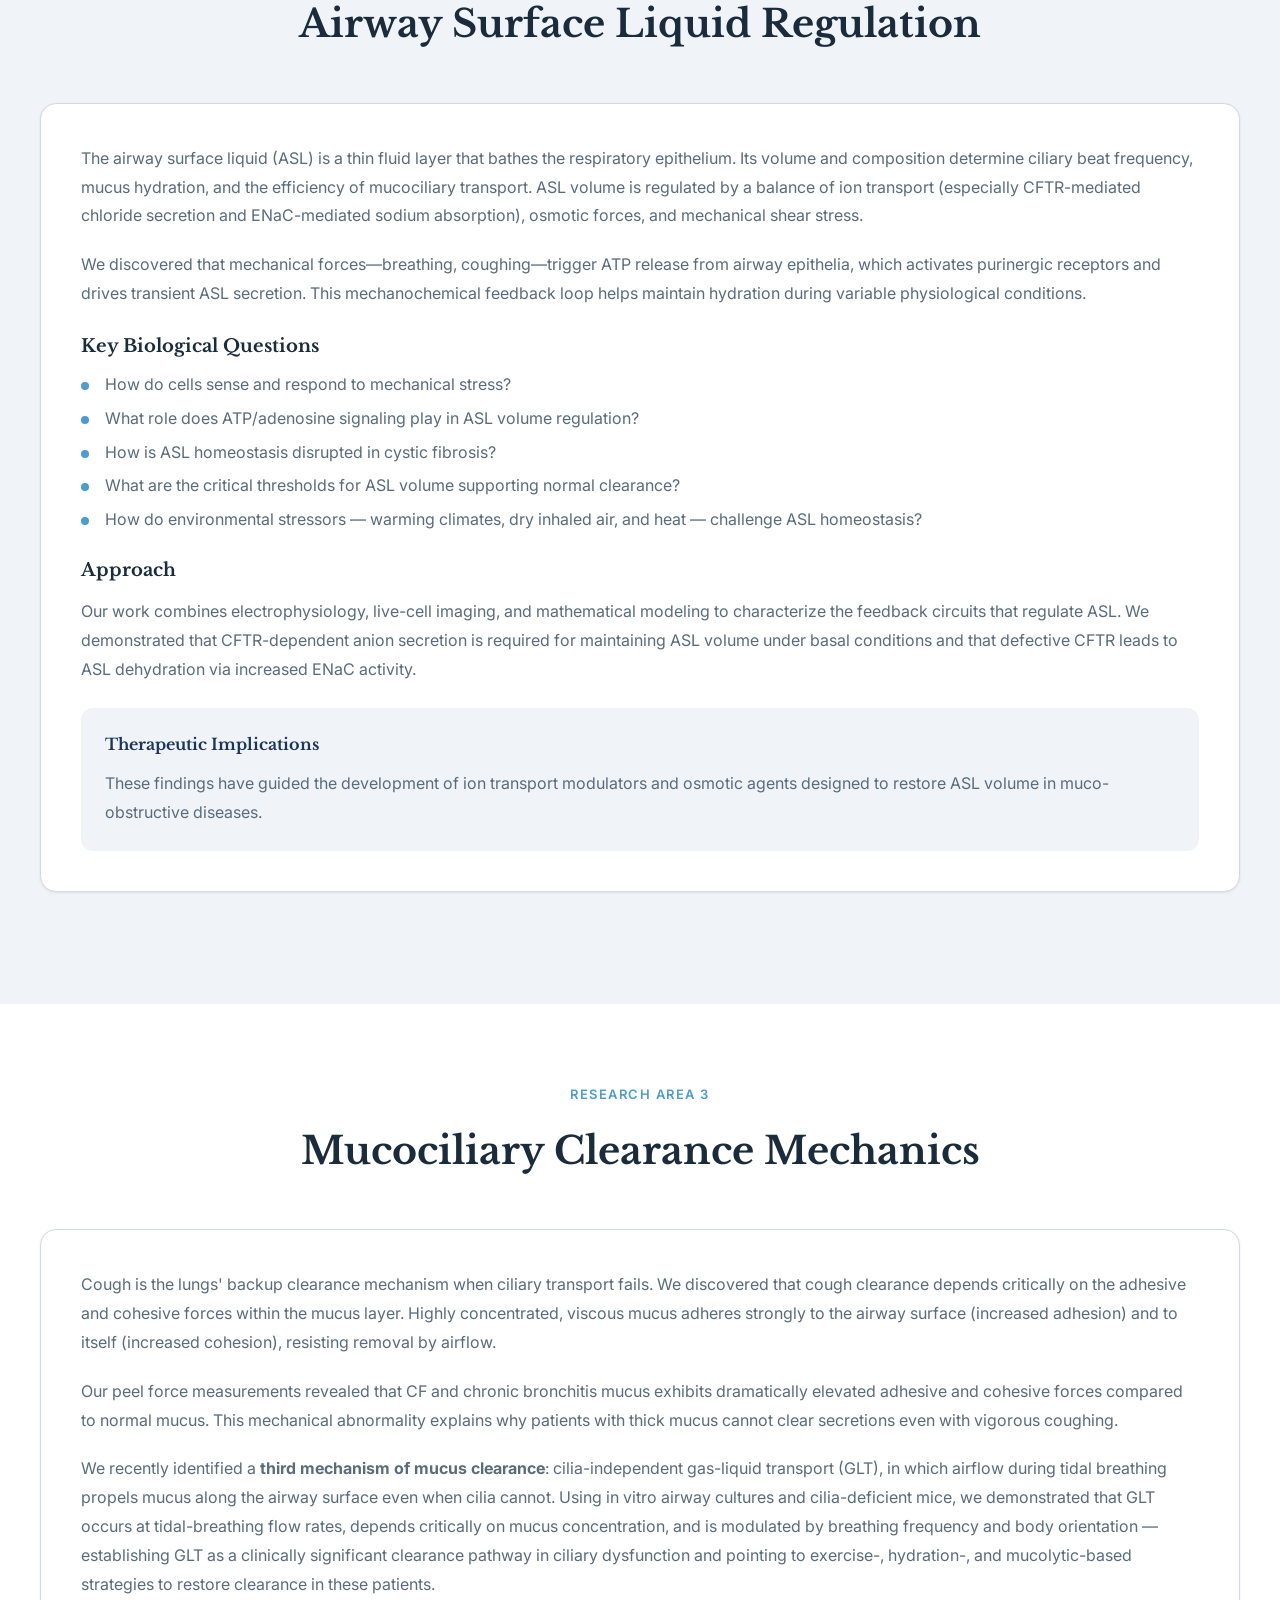
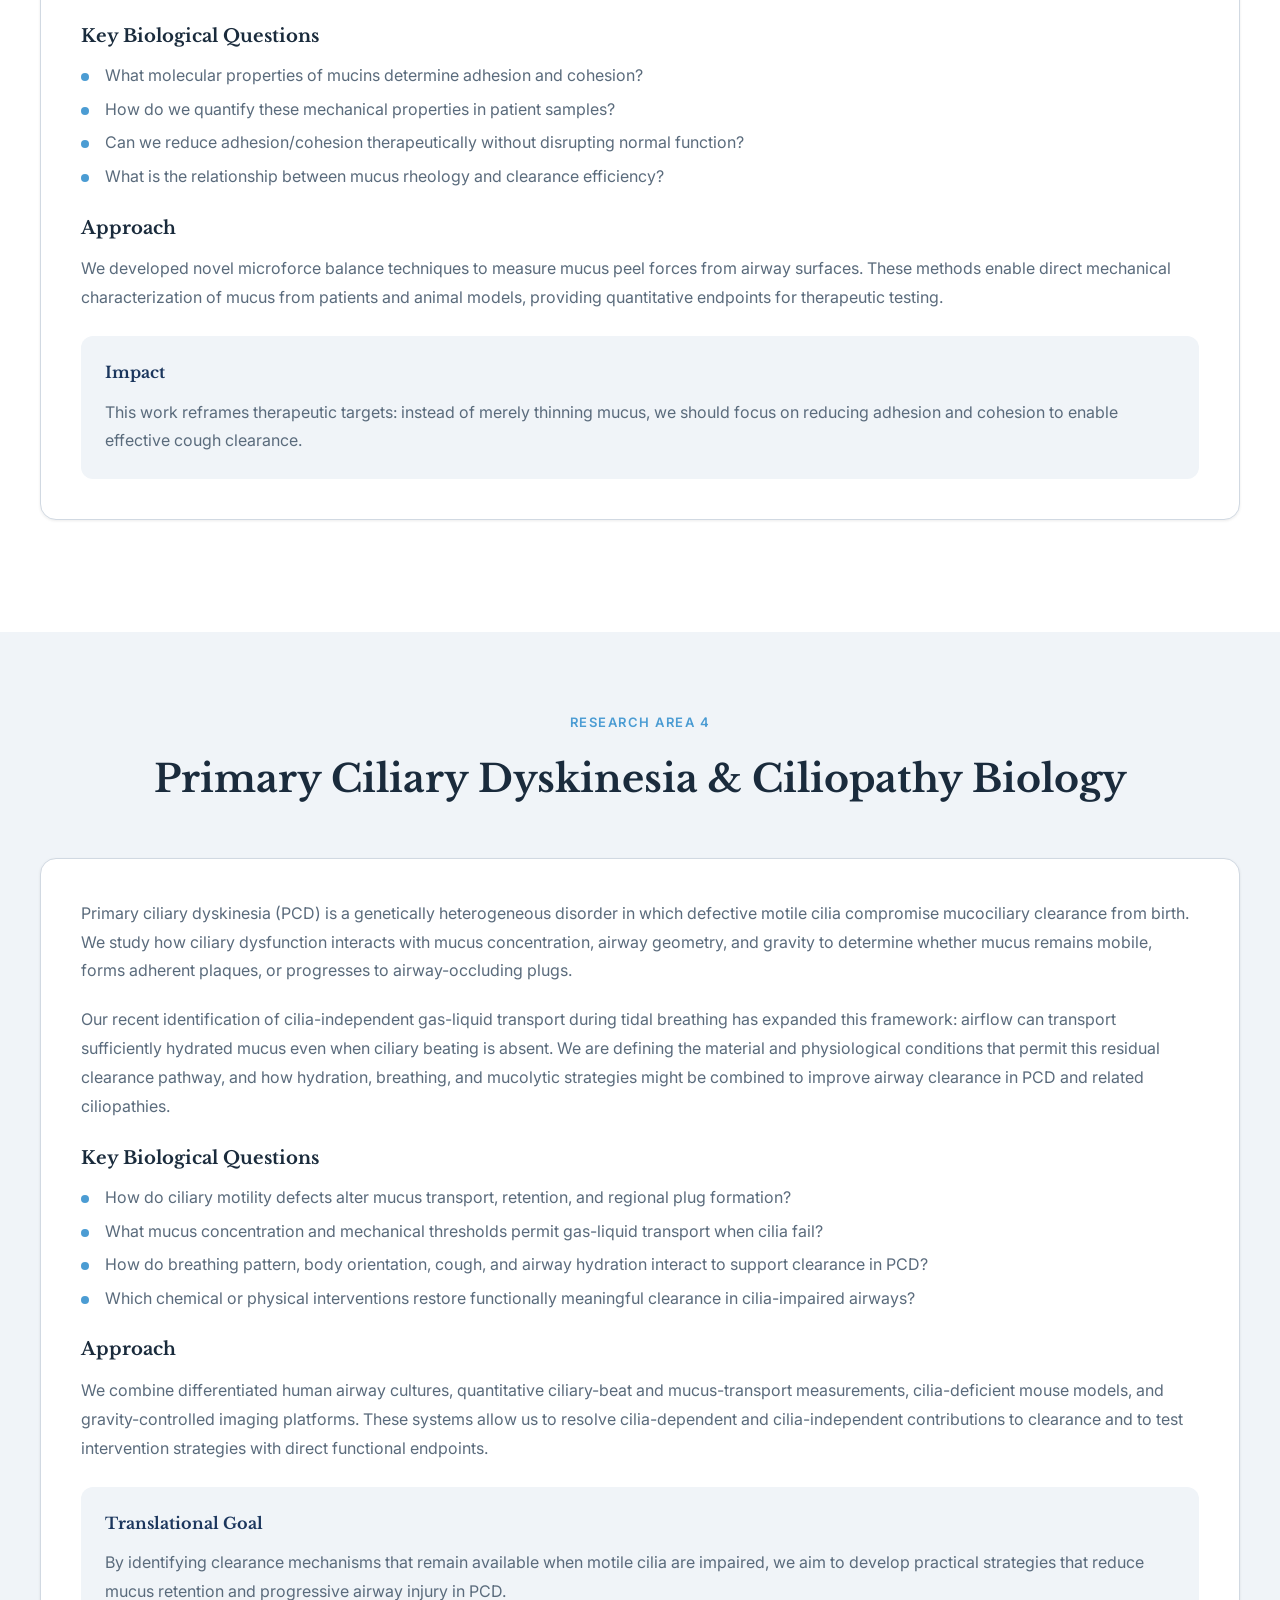
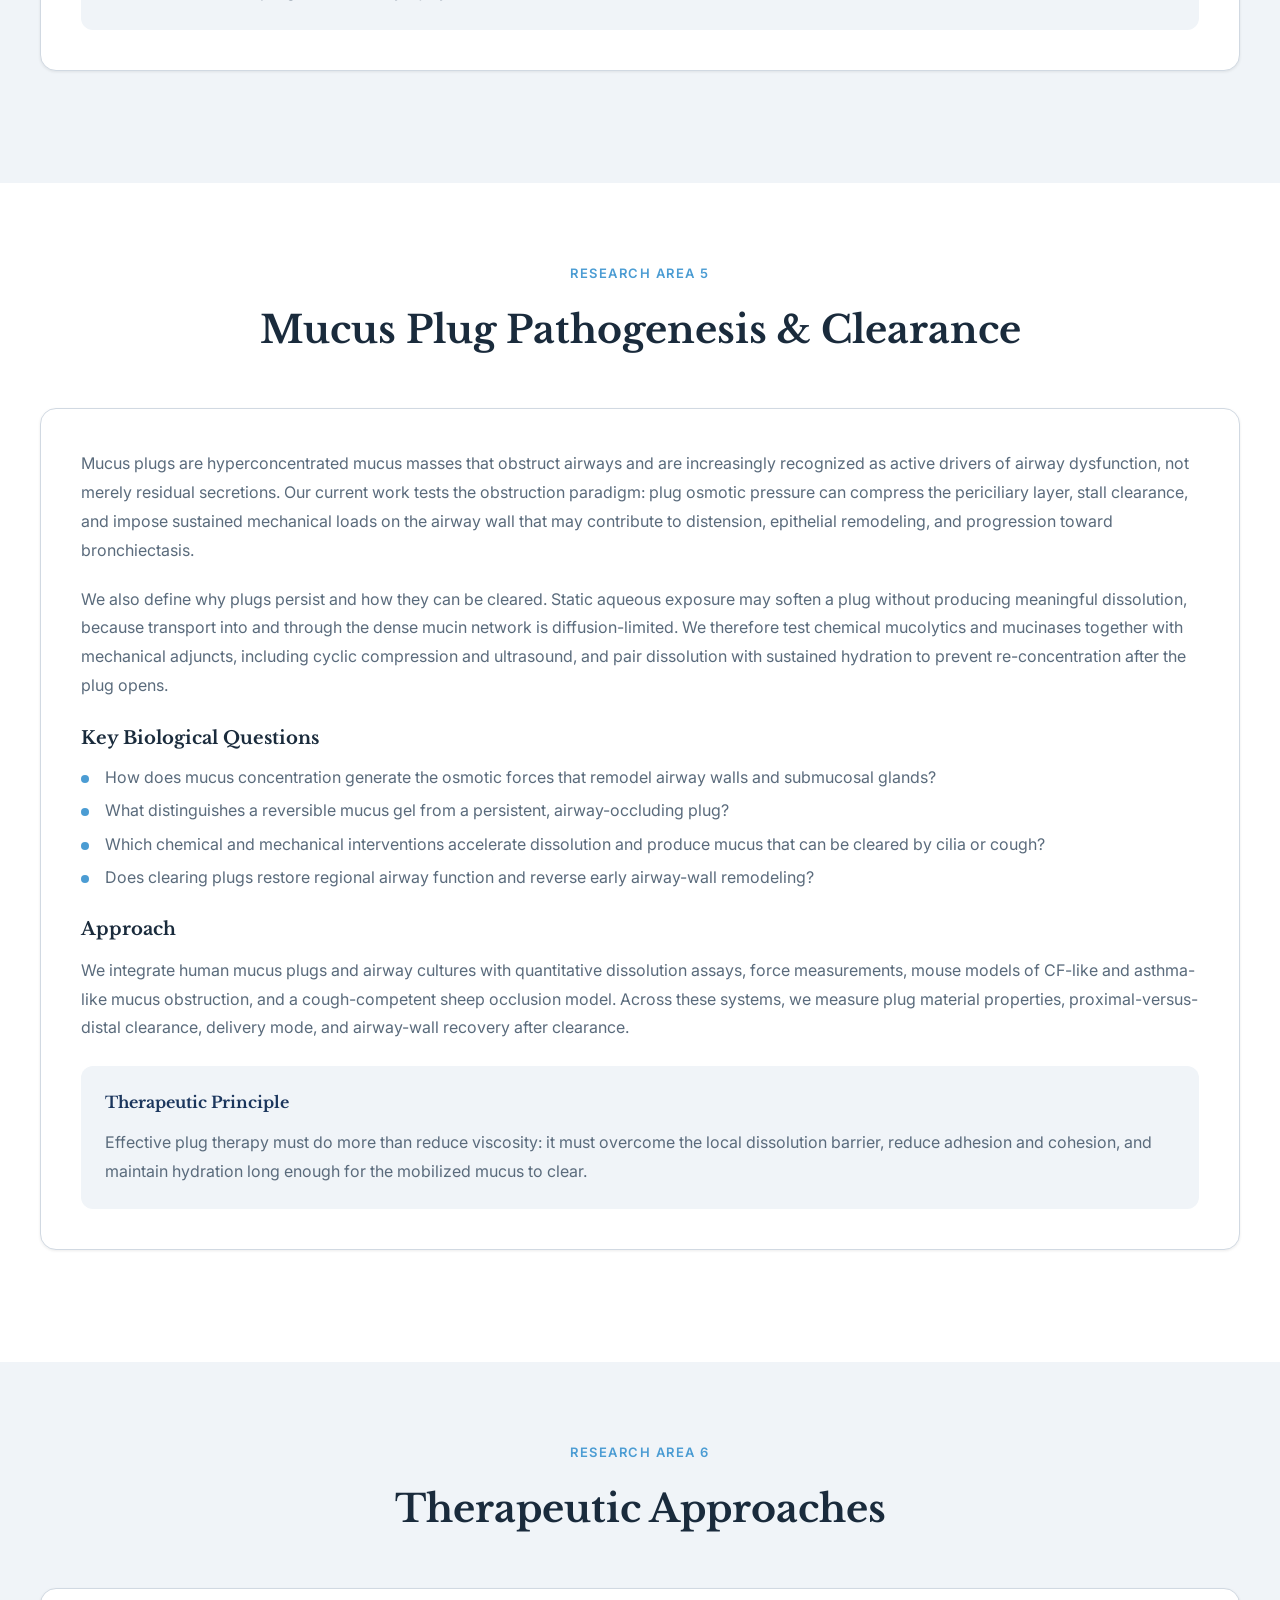
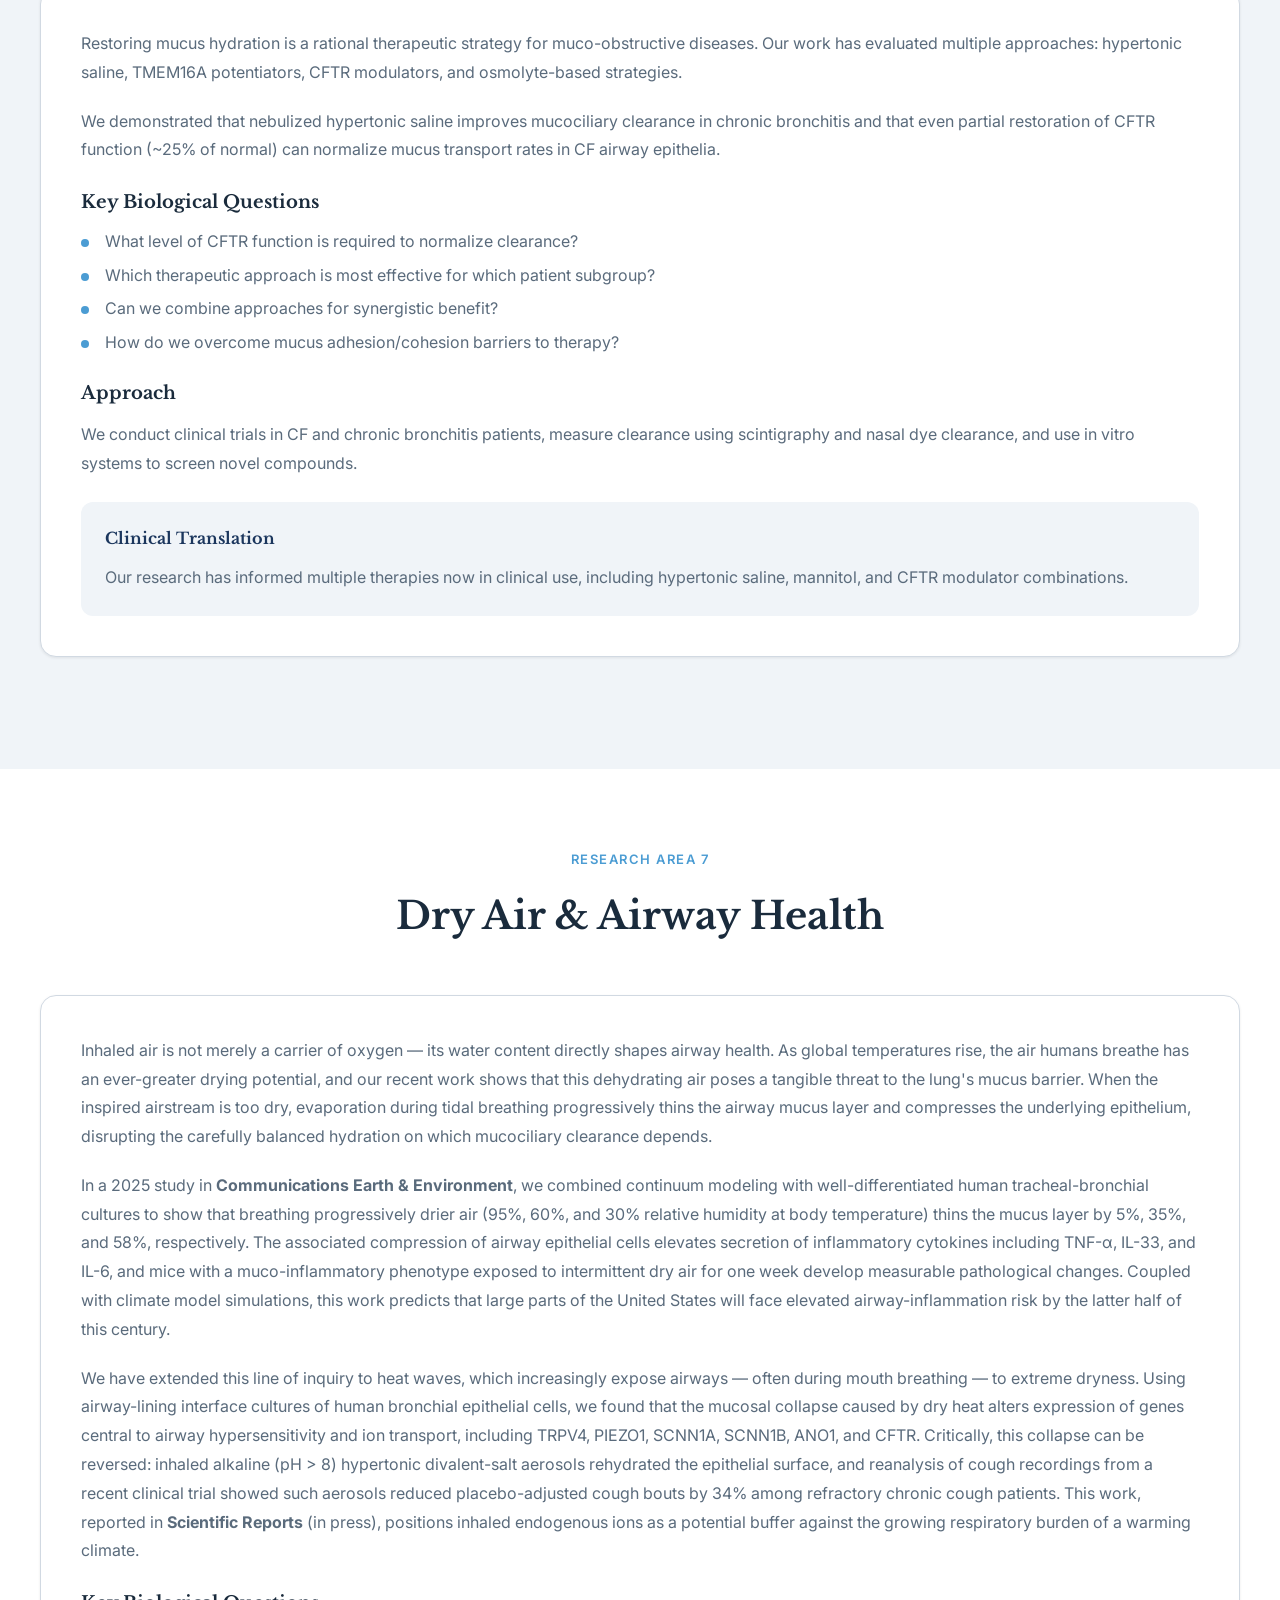
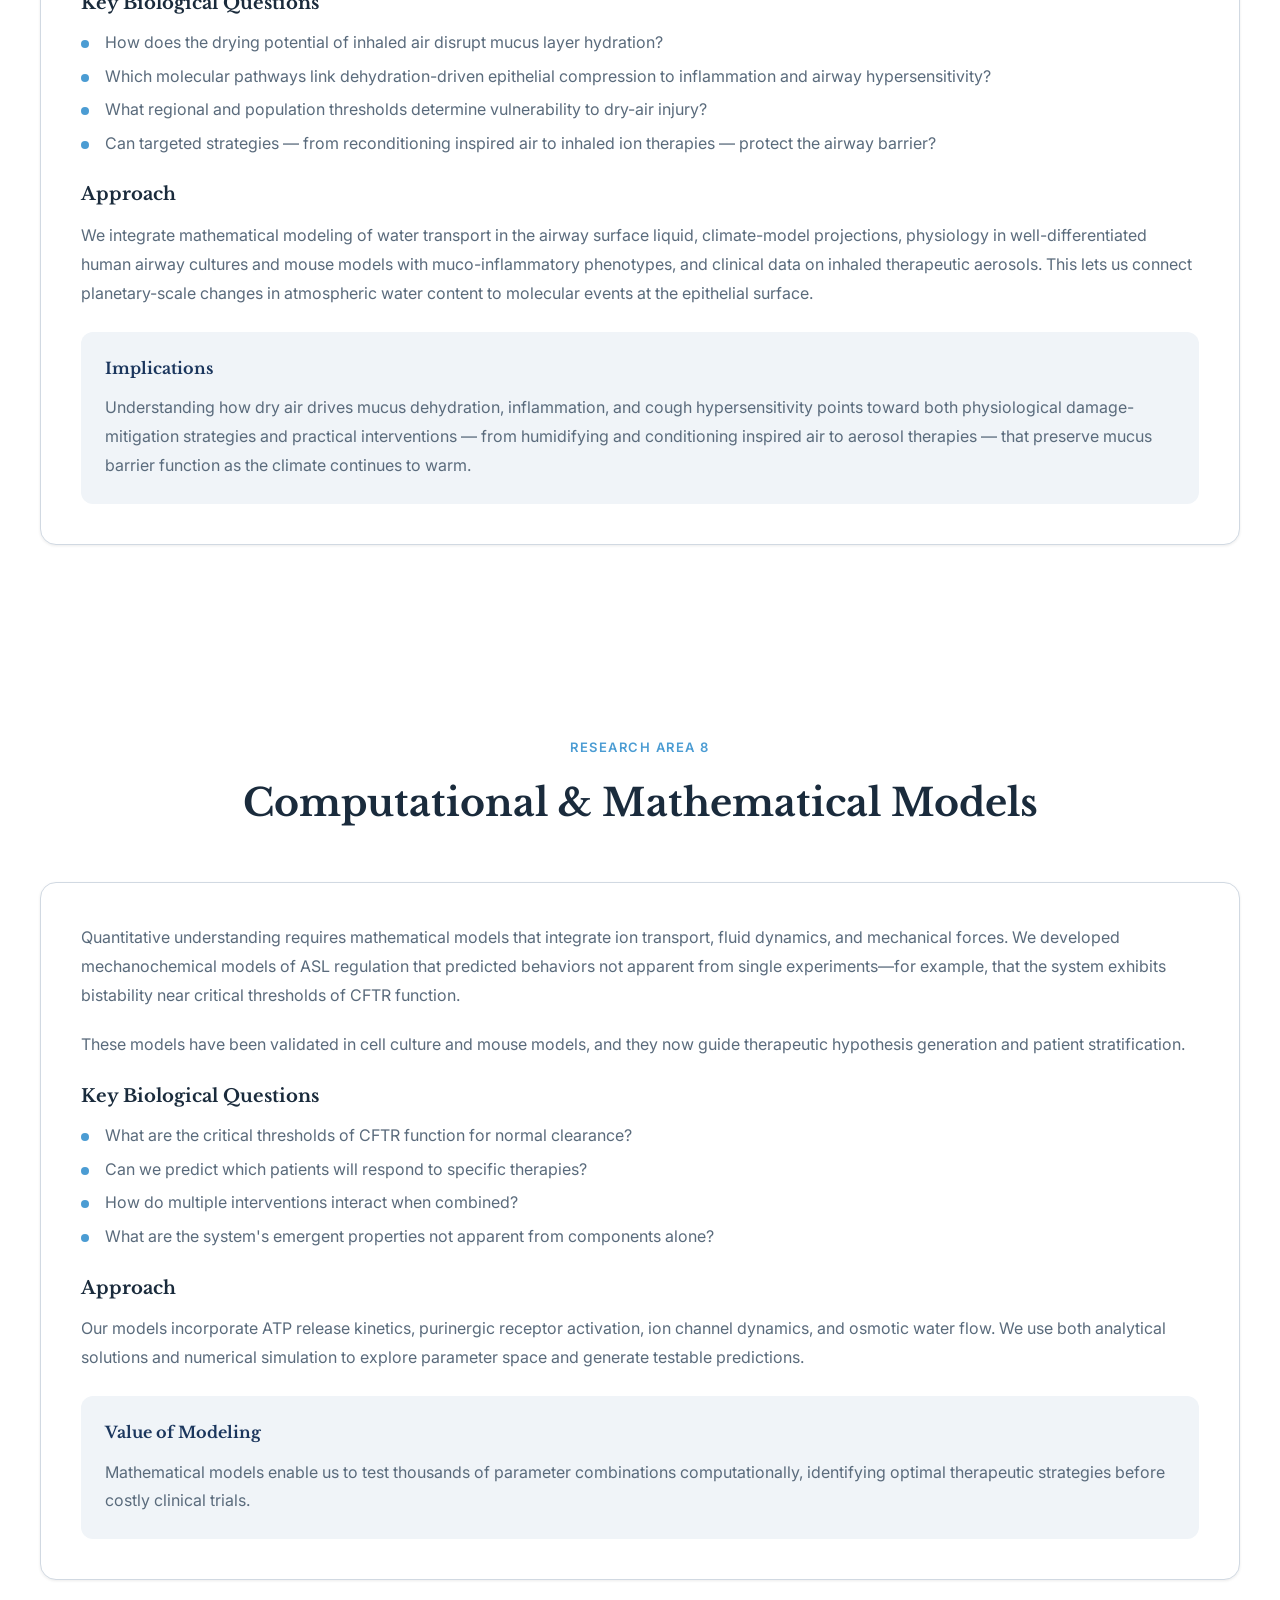
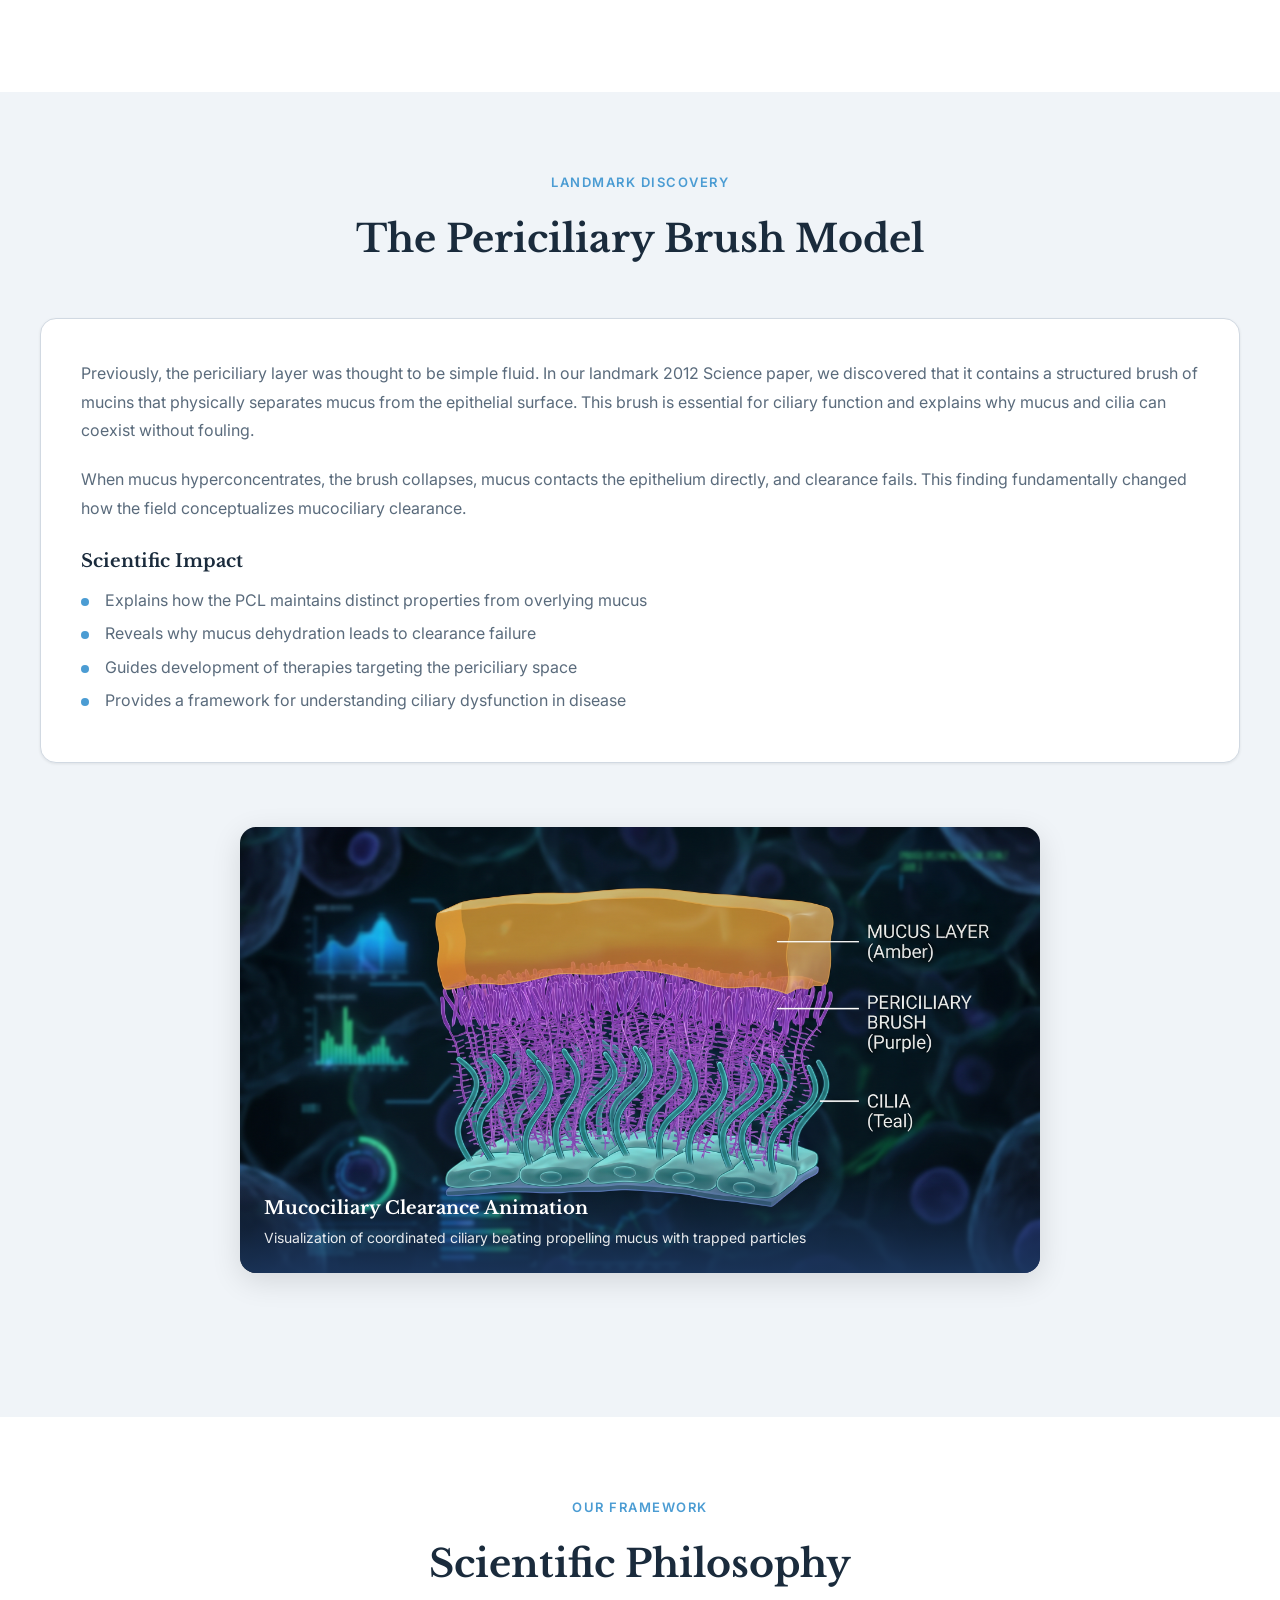
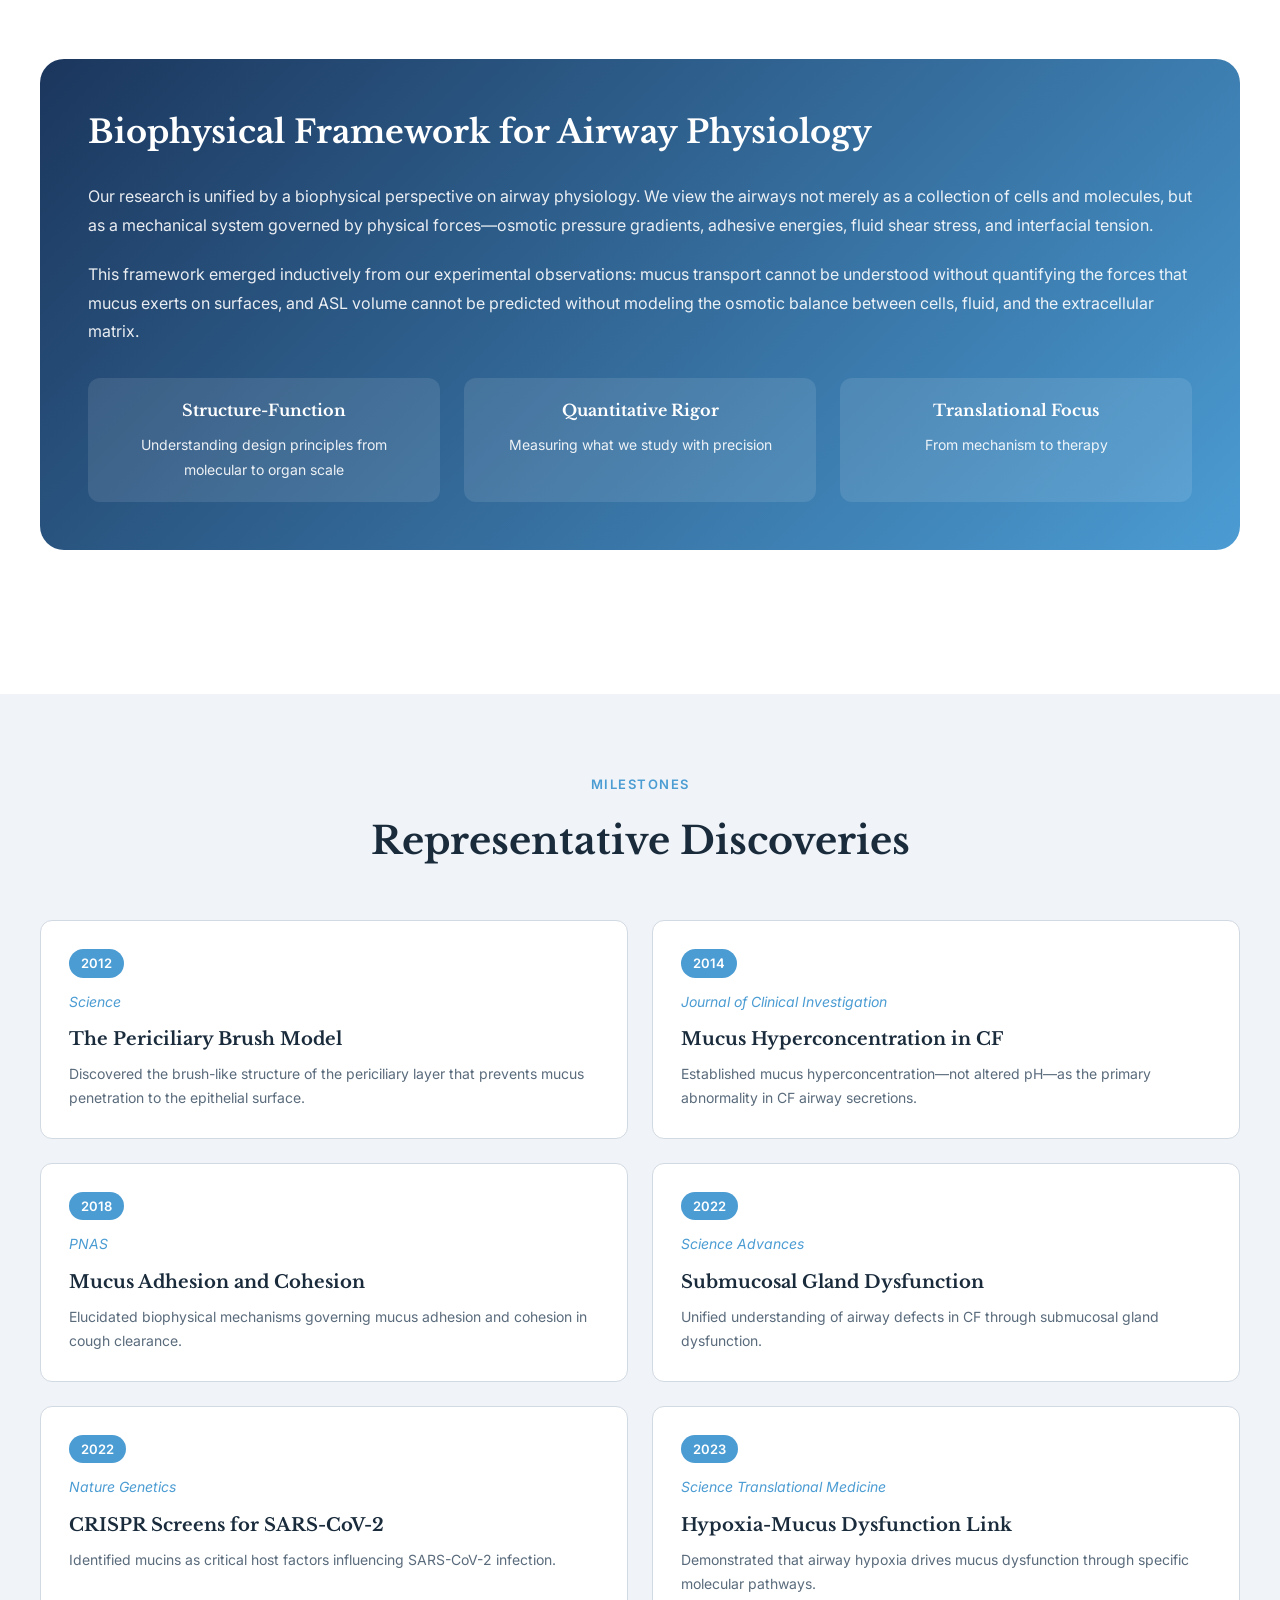
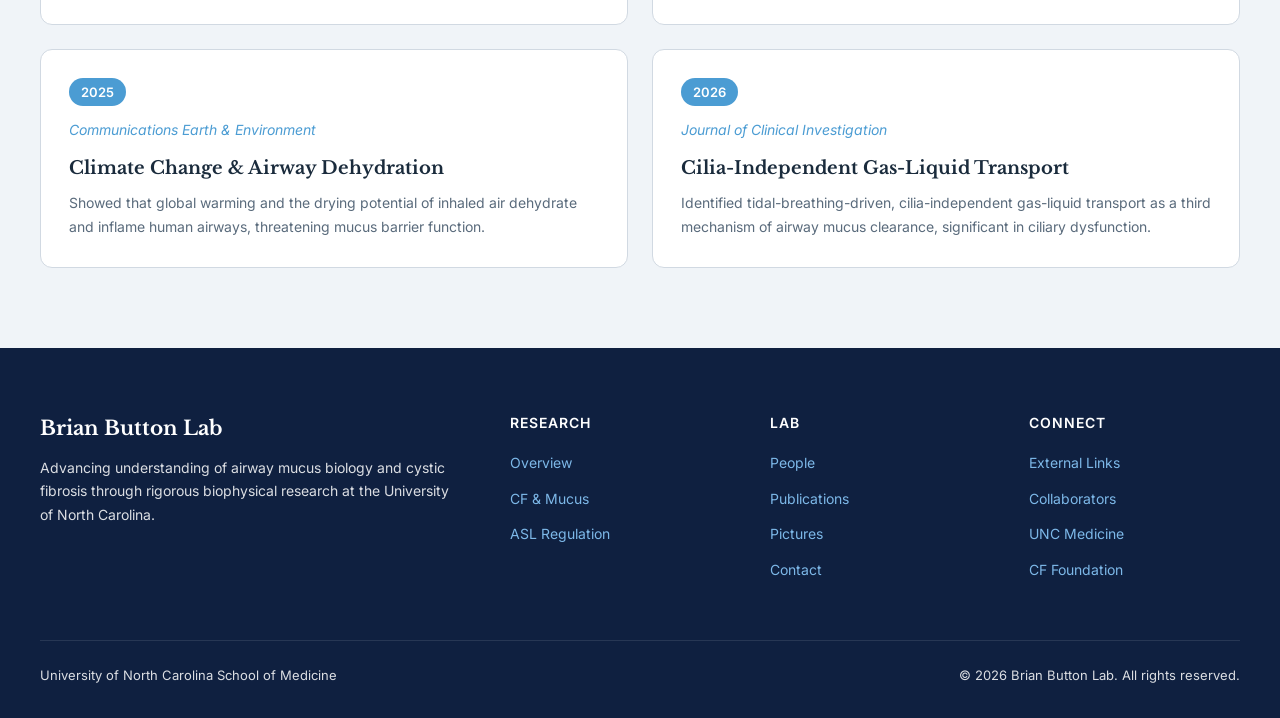
<file: research.html>
<!DOCTYPE html>
<html lang="en">
<head>
    <meta charset="UTF-8">
    <meta name="viewport" content="width=device-width, initial-scale=1.0">
    <title>Research | Brian Button Lab | UNC</title>
    <meta name="description" content="Detailed research areas covering cystic fibrosis, airway surface liquid regulation, mucociliary clearance, and therapeutic approaches.">
    <link rel="stylesheet" href="style.css">
    <style>
        /* Page-specific styles */
        .research-area {
            background: white;
            border-radius: 16px;
            padding: 40px;
            margin-bottom: 32px;
            border: 1px solid var(--color-border);
            box-shadow: var(--shadow-sm);
        }
        .research-area h2 { font-family: var(--font-heading); font-size: 26px; color: var(--color-primary); margin-bottom: 16px; padding-bottom: 16px; border-bottom: 2px solid var(--color-navy); }
        .research-area p { color: var(--color-text-muted); margin-bottom: 20px; line-height: 1.8; }
        .research-area h3 { font-family: var(--font-heading); font-size: 18px; color: var(--color-text); margin: 24px 0 12px; }
        .research-area ul { list-style: none; padding-left: 0; }
        .research-area li { position: relative; padding-left: 24px; margin-bottom: 8px; color: var(--color-text-muted); }
        .research-area li::before { content: ''; position: absolute; left: 0; top: 10px; width: 8px; height: 8px; background: var(--color-navy); border-radius: 50%; }
        .research-area .approach-box { background: var(--color-bg-alt); border-radius: 12px; padding: 24px; margin-top: 24px; }
        .research-area .approach-box h4 { font-family: var(--font-heading); font-size: 16px; color: var(--color-primary); margin-bottom: 12px; }
        .research-area .approach-box p { margin: 0; }

        .philosophy-section { background: linear-gradient(135deg, var(--color-primary) 0%, var(--color-navy) 100%); border-radius: 24px; padding: 48px; color: white; margin: 64px 0; }
        .philosophy-section h2 { font-family: var(--font-heading); font-size: 32px; margin-bottom: 24px; }
        .philosophy-section p { opacity: 0.9; line-height: 1.8; margin-bottom: 20px; }
        .pillars { display: grid; grid-template-columns: repeat(3, 1fr); gap: 24px; margin-top: 32px; }
        .pillar { background: rgba(255,255,255,0.1); border-radius: 12px; padding: 20px; text-align: center; }
        .pillar h4 { font-family: var(--font-heading); font-size: 16px; margin-bottom: 8px; }
        .pillar p { font-size: 14px; margin: 0; }

        .video-section { margin: 64px 0; }
        .video-container { position: relative; max-width: 800px; margin: 0 auto; border-radius: 16px; overflow: hidden; box-shadow: var(--shadow-lg); }
        .video-container video { width: 100%; display: block; }
        .video-overlay { position: absolute; bottom: 0; left: 0; right: 0; padding: 24px; background: linear-gradient(transparent, rgba(27,54,93,0.9)); color: white; }
        .video-overlay h4 { font-family: var(--font-heading); font-size: 18px; margin-bottom: 4px; }
        .video-overlay p { font-size: 14px; opacity: 0.9; margin: 0; }

        .discoveries-grid { display: grid; grid-template-columns: repeat(2, 1fr); gap: 24px; margin-top: 48px; }
        .discovery-card { background: white; border-radius: 12px; padding: 28px; border: 1px solid var(--color-border); }
        .discovery-card .year { display: inline-block; background: var(--color-navy); color: white; padding: 4px 12px; border-radius: 100px; font-size: 13px; font-weight: 600; margin-bottom: 12px; }
        .discovery-card h4 { font-family: var(--font-heading); font-size: 18px; margin-bottom: 8px; color: var(--color-text); }
        .discovery-card .journal { font-style: italic; color: var(--color-navy); font-size: 14px; margin-bottom: 12px; }
        .discovery-card p { color: var(--color-text-muted); font-size: 14px; line-height: 1.7; margin: 0; }

        @media (max-width: 768px) {
            .research-area { padding: 28px; }
            .pillars { grid-template-columns: 1fr; }
            .discoveries-grid { grid-template-columns: 1fr; }
        }
    </style>
</head>
<body>

    <nav class="nav">
        <div class="nav-container">
            <a href="index.html" class="nav-logo">
                <svg class="nav-logo-icon" viewBox="0 0 40 40" fill="none">
                    <circle cx="20" cy="20" r="18" stroke="currentColor" stroke-width="2"/>
                    <circle cx="20" cy="14" r="6" fill="currentColor"/>
                    <path d="M12 26c0-4 4-8 8-8s8 4 8 8" stroke="currentColor" stroke-width="2" stroke-linecap="round"/>
                    <circle cx="20" cy="20" r="3" fill="currentColor" opacity="0.5"/>
                </svg>
                <span class="nav-logo-text">Brian Button Lab</span>
            </a>
            <ul class="nav-links" id="navLinks">
                <li><a href="index.html">Home</a></li>
                <li><a href="research.html" class="active">Research</a></li>
                <li><a href="publications.html">Publications</a></li>
                <li><a href="people.html">People</a></li>
                <li><a href="pictures.html">Pictures</a></li>
                <li><a href="contact.html">Contact</a></li>
                <li><a href="collaborators.html">Collaborators</a></li>
                <li><a href="links.html">Links</a></li>
            </ul>
            <button class="nav-toggle" id="navToggle" aria-label="Toggle menu">
                <span></span><span></span><span></span>
            </button>
        </div>
    </nav>

    <header class="page-header">
        <h1>Research Areas</h1>
        <p>Investigating the fundamental mechanisms of airway mucus clearance and its dysfunction in disease.</p>
    </header>

    <section class="section" id="cf-mucus">
        <div class="container">
            <div class="section-header">
                <p class="section-label">Research Area 1</p>
                <h2 class="section-title">Cystic Fibrosis &amp; Mucus Dysfunction</h2>
            </div>
            <div class="research-area">
                <p>Airway mucus clearance depends on the coordinated function of the periciliary layer (PCL) and the overlaying mucus gel. The PCL, a water-rich layer directly adjacent to the epithelium, lubricates ciliary beating; the mucus layer traps particles and is transported by cilia. When mucus becomes hyperconcentrated—too thick and dehydrated—it adheres to the airway surface and clearance fails.</p>
                <p>Our work has established <strong>mucus hyperconcentration</strong> as a unifying mechanism in chronic bronchitis, cystic fibrosis, and bronchiectasis, explaining why structurally different diseases share a common physiological phenotype.</p>
                <h3>Key Biological Questions</h3>
                <ul>
                    <li>What determines optimal mucus hydration at the molecular level?</li>
                    <li>How does mucus concentration regulate osmotic pressure and transport?</li>
                    <li>Can we restore normal clearance by correcting mucus concentration?</li>
                    <li>What role do submucosal glands play in CF airway dysfunction?</li>
                    <li>How do mucus plugs form, and what determines whether they dissolve or persist?</li>
                </ul>
                <h3>Approach</h3>
                <p>We combine in vitro air-liquid interface cultures, mouse models, and human clinical studies to measure mucus concentration, osmotic pressure, and transport rates. Our landmark 2012 Science paper identified the periciliary brush—a proteoglycan-rich matrix that physically separates mucus from the epithelial surface—as essential for maintaining a distinct PCL.</p>
                <div class="approach-box">
                    <h4>Clinical Relevance</h4>
                    <p>Understanding mucus hyperconcentration has directly informed hydration-based therapeutic strategies now used in CF treatment, including hypertonic saline therapy and CFTR modulators.</p>
                </div>
            </div>
        </div>
    </section>

    <section class="section section-alt" id="asl">
        <div class="container">
            <div class="section-header">
                <p class="section-label">Research Area 2</p>
                <h2 class="section-title">Airway Surface Liquid Regulation</h2>
            </div>
            <div class="research-area">
                <p>The airway surface liquid (ASL) is a thin fluid layer that bathes the respiratory epithelium. Its volume and composition determine ciliary beat frequency, mucus hydration, and the efficiency of mucociliary transport. ASL volume is regulated by a balance of ion transport (especially CFTR-mediated chloride secretion and ENaC-mediated sodium absorption), osmotic forces, and mechanical shear stress.</p>
                <p>We discovered that mechanical forces—breathing, coughing—trigger ATP release from airway epithelia, which activates purinergic receptors and drives transient ASL secretion. This mechanochemical feedback loop helps maintain hydration during variable physiological conditions.</p>
                <h3>Key Biological Questions</h3>
                <ul>
                    <li>How do cells sense and respond to mechanical stress?</li>
                    <li>What role does ATP/adenosine signaling play in ASL volume regulation?</li>
                    <li>How is ASL homeostasis disrupted in cystic fibrosis?</li>
                    <li>What are the critical thresholds for ASL volume supporting normal clearance?</li>
                    <li>How do environmental stressors — warming climates, dry inhaled air, and heat — challenge ASL homeostasis?</li>
                </ul>
                <h3>Approach</h3>
                <p>Our work combines electrophysiology, live-cell imaging, and mathematical modeling to characterize the feedback circuits that regulate ASL. We demonstrated that CFTR-dependent anion secretion is required for maintaining ASL volume under basal conditions and that defective CFTR leads to ASL dehydration via increased ENaC activity.</p>
                <div class="approach-box">
                    <h4>Therapeutic Implications</h4>
                    <p>These findings have guided the development of ion transport modulators and osmotic agents designed to restore ASL volume in muco-obstructive diseases.</p>
                </div>
            </div>
        </div>
    </section>

    <section class="section" id="clearance">
        <div class="container">
            <div class="section-header">
                <p class="section-label">Research Area 3</p>
                <h2 class="section-title">Mucociliary Clearance Mechanics</h2>
            </div>
            <div class="research-area">
                <p>Cough is the lungs' backup clearance mechanism when ciliary transport fails. We discovered that cough clearance depends critically on the adhesive and cohesive forces within the mucus layer. Highly concentrated, viscous mucus adheres strongly to the airway surface (increased adhesion) and to itself (increased cohesion), resisting removal by airflow.</p>
                <p>Our peel force measurements revealed that CF and chronic bronchitis mucus exhibits dramatically elevated adhesive and cohesive forces compared to normal mucus. This mechanical abnormality explains why patients with thick mucus cannot clear secretions even with vigorous coughing.</p>
                <p>We recently identified a <strong>third mechanism of mucus clearance</strong>: cilia-independent gas-liquid transport (GLT), in which airflow during tidal breathing propels mucus along the airway surface even when cilia cannot. Using in vitro airway cultures and cilia-deficient mice, we demonstrated that GLT occurs at tidal-breathing flow rates, depends critically on mucus concentration, and is modulated by breathing frequency and body orientation — establishing GLT as a clinically significant clearance pathway in ciliary dysfunction and pointing to exercise-, hydration-, and mucolytic-based strategies to restore clearance in these patients.</p>
                <h3>Key Biological Questions</h3>
                <ul>
                    <li>What molecular properties of mucins determine adhesion and cohesion?</li>
                    <li>How do we quantify these mechanical properties in patient samples?</li>
                    <li>Can we reduce adhesion/cohesion therapeutically without disrupting normal function?</li>
                    <li>What is the relationship between mucus rheology and clearance efficiency?</li>
                </ul>
                <h3>Approach</h3>
                <p>We developed novel microforce balance techniques to measure mucus peel forces from airway surfaces. These methods enable direct mechanical characterization of mucus from patients and animal models, providing quantitative endpoints for therapeutic testing.</p>
                <div class="approach-box">
                    <h4>Impact</h4>
                    <p>This work reframes therapeutic targets: instead of merely thinning mucus, we should focus on reducing adhesion and cohesion to enable effective cough clearance.</p>
                </div>
            </div>
        </div>
    </section>

    <section class="section section-alt" id="pcd">
        <div class="container">
            <div class="section-header">
                <p class="section-label">Research Area 4</p>
                <h2 class="section-title">Primary Ciliary Dyskinesia &amp; Ciliopathy Biology</h2>
            </div>
            <div class="research-area">
                <p>Primary ciliary dyskinesia (PCD) is a genetically heterogeneous disorder in which defective motile cilia compromise mucociliary clearance from birth. We study how ciliary dysfunction interacts with mucus concentration, airway geometry, and gravity to determine whether mucus remains mobile, forms adherent plaques, or progresses to airway-occluding plugs.</p>
                <p>Our recent identification of cilia-independent gas-liquid transport during tidal breathing has expanded this framework: airflow can transport sufficiently hydrated mucus even when ciliary beating is absent. We are defining the material and physiological conditions that permit this residual clearance pathway, and how hydration, breathing, and mucolytic strategies might be combined to improve airway clearance in PCD and related ciliopathies.</p>
                <h3>Key Biological Questions</h3>
                <ul>
                    <li>How do ciliary motility defects alter mucus transport, retention, and regional plug formation?</li>
                    <li>What mucus concentration and mechanical thresholds permit gas-liquid transport when cilia fail?</li>
                    <li>How do breathing pattern, body orientation, cough, and airway hydration interact to support clearance in PCD?</li>
                    <li>Which chemical or physical interventions restore functionally meaningful clearance in cilia-impaired airways?</li>
                </ul>
                <h3>Approach</h3>
                <p>We combine differentiated human airway cultures, quantitative ciliary-beat and mucus-transport measurements, cilia-deficient mouse models, and gravity-controlled imaging platforms. These systems allow us to resolve cilia-dependent and cilia-independent contributions to clearance and to test intervention strategies with direct functional endpoints.</p>
                <div class="approach-box">
                    <h4>Translational Goal</h4>
                    <p>By identifying clearance mechanisms that remain available when motile cilia are impaired, we aim to develop practical strategies that reduce mucus retention and progressive airway injury in PCD.</p>
                </div>
            </div>
        </div>
    </section>

    <section class="section" id="mucus-plugs">
        <div class="container">
            <div class="section-header">
                <p class="section-label">Research Area 5</p>
                <h2 class="section-title">Mucus Plug Pathogenesis &amp; Clearance</h2>
            </div>
            <div class="research-area">
                <p>Mucus plugs are hyperconcentrated mucus masses that obstruct airways and are increasingly recognized as active drivers of airway dysfunction, not merely residual secretions. Our current work tests the obstruction paradigm: plug osmotic pressure can compress the periciliary layer, stall clearance, and impose sustained mechanical loads on the airway wall that may contribute to distension, epithelial remodeling, and progression toward bronchiectasis.</p>
                <p>We also define why plugs persist and how they can be cleared. Static aqueous exposure may soften a plug without producing meaningful dissolution, because transport into and through the dense mucin network is diffusion-limited. We therefore test chemical mucolytics and mucinases together with mechanical adjuncts, including cyclic compression and ultrasound, and pair dissolution with sustained hydration to prevent re-concentration after the plug opens.</p>
                <h3>Key Biological Questions</h3>
                <ul>
                    <li>How does mucus concentration generate the osmotic forces that remodel airway walls and submucosal glands?</li>
                    <li>What distinguishes a reversible mucus gel from a persistent, airway-occluding plug?</li>
                    <li>Which chemical and mechanical interventions accelerate dissolution and produce mucus that can be cleared by cilia or cough?</li>
                    <li>Does clearing plugs restore regional airway function and reverse early airway-wall remodeling?</li>
                </ul>
                <h3>Approach</h3>
                <p>We integrate human mucus plugs and airway cultures with quantitative dissolution assays, force measurements, mouse models of CF-like and asthma-like mucus obstruction, and a cough-competent sheep occlusion model. Across these systems, we measure plug material properties, proximal-versus-distal clearance, delivery mode, and airway-wall recovery after clearance.</p>
                <div class="approach-box">
                    <h4>Therapeutic Principle</h4>
                    <p>Effective plug therapy must do more than reduce viscosity: it must overcome the local dissolution barrier, reduce adhesion and cohesion, and maintain hydration long enough for the mobilized mucus to clear.</p>
                </div>
            </div>
        </div>
    </section>

    <section class="section section-alt" id="therapy">
        <div class="container">
            <div class="section-header">
                <p class="section-label">Research Area 6</p>
                <h2 class="section-title">Therapeutic Approaches</h2>
            </div>
            <div class="research-area">
                <p>Restoring mucus hydration is a rational therapeutic strategy for muco-obstructive diseases. Our work has evaluated multiple approaches: hypertonic saline, TMEM16A potentiators, CFTR modulators, and osmolyte-based strategies.</p>
                <p>We demonstrated that nebulized hypertonic saline improves mucociliary clearance in chronic bronchitis and that even partial restoration of CFTR function (~25% of normal) can normalize mucus transport rates in CF airway epithelia.</p>
                <h3>Key Biological Questions</h3>
                <ul>
                    <li>What level of CFTR function is required to normalize clearance?</li>
                    <li>Which therapeutic approach is most effective for which patient subgroup?</li>
                    <li>Can we combine approaches for synergistic benefit?</li>
                    <li>How do we overcome mucus adhesion/cohesion barriers to therapy?</li>
                </ul>
                <h3>Approach</h3>
                <p>We conduct clinical trials in CF and chronic bronchitis patients, measure clearance using scintigraphy and nasal dye clearance, and use in vitro systems to screen novel compounds.</p>
                <div class="approach-box">
                    <h4>Clinical Translation</h4>
                    <p>Our research has informed multiple therapies now in clinical use, including hypertonic saline, mannitol, and CFTR modulator combinations.</p>
                </div>
            </div>
        </div>
    </section>

    <section class="section" id="dry-air">
        <div class="container">
            <div class="section-header">
                <p class="section-label">Research Area 7</p>
                <h2 class="section-title">Dry Air &amp; Airway Health</h2>
            </div>
            <div class="research-area">
                <p>Inhaled air is not merely a carrier of oxygen — its water content directly shapes airway health. As global temperatures rise, the air humans breathe has an ever-greater drying potential, and our recent work shows that this dehydrating air poses a tangible threat to the lung's mucus barrier. When the inspired airstream is too dry, evaporation during tidal breathing progressively thins the airway mucus layer and compresses the underlying epithelium, disrupting the carefully balanced hydration on which mucociliary clearance depends.</p>
                <p>In a 2025 study in <strong>Communications Earth &amp; Environment</strong>, we combined continuum modeling with well-differentiated human tracheal-bronchial cultures to show that breathing progressively drier air (95%, 60%, and 30% relative humidity at body temperature) thins the mucus layer by 5%, 35%, and 58%, respectively. The associated compression of airway epithelial cells elevates secretion of inflammatory cytokines including TNF-α, IL-33, and IL-6, and mice with a muco-inflammatory phenotype exposed to intermittent dry air for one week develop measurable pathological changes. Coupled with climate model simulations, this work predicts that large parts of the United States will face elevated airway-inflammation risk by the latter half of this century.</p>
                <p>We have extended this line of inquiry to heat waves, which increasingly expose airways — often during mouth breathing — to extreme dryness. Using airway-lining interface cultures of human bronchial epithelial cells, we found that the mucosal collapse caused by dry heat alters expression of genes central to airway hypersensitivity and ion transport, including TRPV4, PIEZO1, SCNN1A, SCNN1B, ANO1, and CFTR. Critically, this collapse can be reversed: inhaled alkaline (pH &gt; 8) hypertonic divalent-salt aerosols rehydrated the epithelial surface, and reanalysis of cough recordings from a recent clinical trial showed such aerosols reduced placebo-adjusted cough bouts by 34% among refractory chronic cough patients. This work, reported in <strong>Scientific Reports</strong> (in press), positions inhaled endogenous ions as a potential buffer against the growing respiratory burden of a warming climate.</p>
                <h3>Key Biological Questions</h3>
                <ul>
                    <li>How does the drying potential of inhaled air disrupt mucus layer hydration?</li>
                    <li>Which molecular pathways link dehydration-driven epithelial compression to inflammation and airway hypersensitivity?</li>
                    <li>What regional and population thresholds determine vulnerability to dry-air injury?</li>
                    <li>Can targeted strategies — from reconditioning inspired air to inhaled ion therapies — protect the airway barrier?</li>
                </ul>
                <h3>Approach</h3>
                <p>We integrate mathematical modeling of water transport in the airway surface liquid, climate-model projections, physiology in well-differentiated human airway cultures and mouse models with muco-inflammatory phenotypes, and clinical data on inhaled therapeutic aerosols. This lets us connect planetary-scale changes in atmospheric water content to molecular events at the epithelial surface.</p>
                <div class="approach-box">
                    <h4>Implications</h4>
                    <p>Understanding how dry air drives mucus dehydration, inflammation, and cough hypersensitivity points toward both physiological damage-mitigation strategies and practical interventions — from humidifying and conditioning inspired air to aerosol therapies — that preserve mucus barrier function as the climate continues to warm.</p>
                </div>
            </div>
        </div>
    </section>

    <section class="section" id="models">
        <div class="container">
            <div class="section-header">
                <p class="section-label">Research Area 8</p>
                <h2 class="section-title">Computational &amp; Mathematical Models</h2>
            </div>
            <div class="research-area">
                <p>Quantitative understanding requires mathematical models that integrate ion transport, fluid dynamics, and mechanical forces. We developed mechanochemical models of ASL regulation that predicted behaviors not apparent from single experiments—for example, that the system exhibits bistability near critical thresholds of CFTR function.</p>
                <p>These models have been validated in cell culture and mouse models, and they now guide therapeutic hypothesis generation and patient stratification.</p>
                <h3>Key Biological Questions</h3>
                <ul>
                    <li>What are the critical thresholds of CFTR function for normal clearance?</li>
                    <li>Can we predict which patients will respond to specific therapies?</li>
                    <li>How do multiple interventions interact when combined?</li>
                    <li>What are the system's emergent properties not apparent from components alone?</li>
                </ul>
                <h3>Approach</h3>
                <p>Our models incorporate ATP release kinetics, purinergic receptor activation, ion channel dynamics, and osmotic water flow. We use both analytical solutions and numerical simulation to explore parameter space and generate testable predictions.</p>
                <div class="approach-box">
                    <h4>Value of Modeling</h4>
                    <p>Mathematical models enable us to test thousands of parameter combinations computationally, identifying optimal therapeutic strategies before costly clinical trials.</p>
                </div>
            </div>
        </div>
    </section>

    <section class="section section-alt" id="brush">
        <div class="container">
            <div class="section-header">
                <p class="section-label">Landmark Discovery</p>
                <h2 class="section-title">The Periciliary Brush Model</h2>
            </div>
            <div class="research-area">
                <p>Previously, the periciliary layer was thought to be simple fluid. In our landmark 2012 Science paper, we discovered that it contains a structured brush of mucins that physically separates mucus from the epithelial surface. This brush is essential for ciliary function and explains why mucus and cilia can coexist without fouling.</p>
                <p>When mucus hyperconcentrates, the brush collapses, mucus contacts the epithelium directly, and clearance fails. This finding fundamentally changed how the field conceptualizes mucociliary clearance.</p>
                <h3>Scientific Impact</h3>
                <ul>
                    <li>Explains how the PCL maintains distinct properties from overlying mucus</li>
                    <li>Reveals why mucus dehydration leads to clearance failure</li>
                    <li>Guides development of therapies targeting the periciliary space</li>
                    <li>Provides a framework for understanding ciliary dysfunction in disease</li>
                </ul>
            </div>

            <div class="video-section">
                <div class="video-container">
                    <video autoplay loop muted playsinline poster="imgs/periciliary-brush.jpg">
                        <source src="videos/mucociliary-clearance.mp4" type="video/mp4">
                    </video>
                    <div class="video-overlay">
                        <h4>Mucociliary Clearance Animation</h4>
                        <p>Visualization of coordinated ciliary beating propelling mucus with trapped particles</p>
                    </div>
                </div>
            </div>
        </div>
    </section>

    <section class="section">
        <div class="container">
            <div class="section-header">
                <p class="section-label">Our Framework</p>
                <h2 class="section-title">Scientific Philosophy</h2>
            </div>
            <div class="philosophy-section">
                <h2>Biophysical Framework for Airway Physiology</h2>
                <p>Our research is unified by a biophysical perspective on airway physiology. We view the airways not merely as a collection of cells and molecules, but as a mechanical system governed by physical forces—osmotic pressure gradients, adhesive energies, fluid shear stress, and interfacial tension.</p>
                <p>This framework emerged inductively from our experimental observations: mucus transport cannot be understood without quantifying the forces that mucus exerts on surfaces, and ASL volume cannot be predicted without modeling the osmotic balance between cells, fluid, and the extracellular matrix.</p>
                <div class="pillars">
                    <div class="pillar">
                        <h4>Structure-Function</h4>
                        <p>Understanding design principles from molecular to organ scale</p>
                    </div>
                    <div class="pillar">
                        <h4>Quantitative Rigor</h4>
                        <p>Measuring what we study with precision</p>
                    </div>
                    <div class="pillar">
                        <h4>Translational Focus</h4>
                        <p>From mechanism to therapy</p>
                    </div>
                </div>
            </div>
        </div>
    </section>

    <section class="section section-alt">
        <div class="container">
            <div class="section-header">
                <p class="section-label">Milestones</p>
                <h2 class="section-title">Representative Discoveries</h2>
            </div>
            <div class="discoveries-grid">
                <div class="discovery-card">
                    <span class="year">2012</span>
                    <p class="journal">Science</p>
                    <h4>The Periciliary Brush Model</h4>
                    <p>Discovered the brush-like structure of the periciliary layer that prevents mucus penetration to the epithelial surface.</p>
                </div>
                <div class="discovery-card">
                    <span class="year">2014</span>
                    <p class="journal">Journal of Clinical Investigation</p>
                    <h4>Mucus Hyperconcentration in CF</h4>
                    <p>Established mucus hyperconcentration—not altered pH—as the primary abnormality in CF airway secretions.</p>
                </div>
                <div class="discovery-card">
                    <span class="year">2018</span>
                    <p class="journal">PNAS</p>
                    <h4>Mucus Adhesion and Cohesion</h4>
                    <p>Elucidated biophysical mechanisms governing mucus adhesion and cohesion in cough clearance.</p>
                </div>
                <div class="discovery-card">
                    <span class="year">2022</span>
                    <p class="journal">Science Advances</p>
                    <h4>Submucosal Gland Dysfunction</h4>
                    <p>Unified understanding of airway defects in CF through submucosal gland dysfunction.</p>
                </div>
                <div class="discovery-card">
                    <span class="year">2022</span>
                    <p class="journal">Nature Genetics</p>
                    <h4>CRISPR Screens for SARS-CoV-2</h4>
                    <p>Identified mucins as critical host factors influencing SARS-CoV-2 infection.</p>
                </div>
                <div class="discovery-card">
                    <span class="year">2023</span>
                    <p class="journal">Science Translational Medicine</p>
                    <h4>Hypoxia-Mucus Dysfunction Link</h4>
                    <p>Demonstrated that airway hypoxia drives mucus dysfunction through specific molecular pathways.</p>
                </div>
                <div class="discovery-card">
                    <span class="year">2025</span>
                    <p class="journal">Communications Earth &amp; Environment</p>
                    <h4>Climate Change &amp; Airway Dehydration</h4>
                    <p>Showed that global warming and the drying potential of inhaled air dehydrate and inflame human airways, threatening mucus barrier function.</p>
                </div>
                <div class="discovery-card">
                    <span class="year">2026</span>
                    <p class="journal">Journal of Clinical Investigation</p>
                    <h4>Cilia-Independent Gas-Liquid Transport</h4>
                    <p>Identified tidal-breathing-driven, cilia-independent gas-liquid transport as a third mechanism of airway mucus clearance, significant in ciliary dysfunction.</p>
                </div>
            </div>
        </div>
    </section>

    <footer class="footer">
        <div class="footer-content">
            <div class="footer-brand">
                <h3>Brian Button Lab</h3>
                <p>Advancing understanding of airway mucus biology and cystic fibrosis through rigorous biophysical research at the University of North Carolina.</p>
            </div>
            <div class="footer-links">
                <h4>Research</h4>
                <ul>
                    <li><a href="research.html">Overview</a></li>
                    <li><a href="research.html#cf-mucus">CF &amp; Mucus</a></li>
                    <li><a href="research.html#asl">ASL Regulation</a></li>
                </ul>
            </div>
            <div class="footer-links">
                <h4>Lab</h4>
                <ul>
                    <li><a href="people.html">People</a></li>
                    <li><a href="publications.html">Publications</a></li>
                    <li><a href="pictures.html">Pictures</a></li>
                    <li><a href="contact.html">Contact</a></li>
                </ul>
            </div>
            <div class="footer-links">
                <h4>Connect</h4>
                <ul>
                    <li><a href="links.html">External Links</a></li>
                                        <li><a href="collaborators.html">Collaborators</a></li>
<li><a href="https://www.med.unc.edu" target="_blank">UNC Medicine</a></li>
                    <li><a href="https://www.cff.org" target="_blank">CF Foundation</a></li>
                </ul>
            </div>
        </div>
        <div class="footer-bottom">
            <span>University of North Carolina School of Medicine</span>
            <span>&copy; 2026 Brian Button Lab. All rights reserved.</span>
        </div>
    </footer>

    <script>
        document.getElementById('navToggle').addEventListener('click', function () {
            this.classList.toggle('active');
            document.getElementById('navLinks').classList.toggle('active');
        });
    </script>
    <script src="mucus-bg.js"></script>
</body>
</html>
</file>
<file: style.css>
/* ============================================================
   Brian Button Lab — Unified Stylesheet
   style.css · All pages import this file
   ============================================================ */

/* ── Google Fonts ── */
@import url('https://fonts.googleapis.com/css2?family=Inter:wght@400;500;600&family=Libre+Baskerville:ital,wght@0,400;0,700;1,400&display=swap');

/* ── Design Tokens ── */
:root {
    --color-navy:          #4B9CD3;
    --color-navy-dark:     #1B365D;
    --color-carolina-blue: #7DB8E8;
    --color-white:         #FFFFFF;
    --color-unc-red:       #990000;
    --color-primary:       #1B365D;
    --color-primary-dark:  #0F2040;
    --color-secondary:     #4B9CD3;
    --color-accent:        #7DB8E8;
    --color-accent-light:  #A8D4F0;
    --color-bg-light:      #FAFBFC;
    --color-bg-alt:        #F0F4F8;
    --color-text:          #1A2B3C;
    --color-text-muted:    #5A6B7C;
    --color-border:        #D1D9E2;

    --font-heading: 'Libre Baskerville', Georgia, serif;
    --font-body:    'Inter', system-ui, -apple-system, sans-serif;

    --shadow-sm: 0 1px 3px rgba(0,0,0,0.08);
    --shadow-md: 0 4px 12px rgba(0,0,0,0.10);
    --shadow-lg: 0 8px 30px rgba(0,0,0,0.12);

    --transition-fast: 150ms ease;
    --transition-base: 300ms ease;
}

/* ── Reset ── */
*, *::before, *::after { box-sizing: border-box; margin: 0; padding: 0; }
html { scroll-behavior: smooth; }
body {
    font-family: var(--font-body);
    font-size: 16px;
    line-height: 1.6;
    color: var(--color-text);
    background: var(--color-bg-light);
    -webkit-font-smoothing: antialiased;
}

/* ============================================================
   NAVIGATION
   ============================================================ */
.nav {
    position: fixed;
    top: 0; left: 0; right: 0;
    z-index: 1000;
    background: rgba(255,255,255,0.95);
    backdrop-filter: blur(10px);
    border-bottom: 1px solid var(--color-border);
}
.nav-container {
    max-width: 1200px;
    margin: 0 auto;
    padding: 0 24px;
    display: flex;
    justify-content: space-between;
    align-items: center;
    height: 72px;
}
.nav-logo {
    display: flex;
    align-items: center;
    gap: 12px;
    text-decoration: none;
    color: var(--color-primary);
}
.nav-logo-icon { width: 40px; height: 40px; }
.nav-logo-text {
    font-family: var(--font-heading);
    font-size: 18px;
    font-weight: 700;
}
.nav-links {
    display: flex;
    gap: 32px;
    list-style: none;
}
.nav-links a {
    text-decoration: none;
    color: var(--color-text-muted);
    font-size: 14px;
    font-weight: 500;
    padding: 8px 0;
    position: relative;
    transition: var(--transition-fast);
}
.nav-links a::after {
    content: '';
    position: absolute;
    bottom: 0; left: 0;
    width: 0; height: 2px;
    background: var(--color-navy);
    transition: var(--transition-base);
}
.nav-links a:hover,
.nav-links a.active { color: var(--color-navy); }
.nav-links a:hover::after,
.nav-links a.active::after { width: 100%; }
.nav-toggle {
    display: none;
    flex-direction: column;
    gap: 5px;
    background: none;
    border: none;
    cursor: pointer;
    padding: 8px;
}
.nav-toggle span {
    width: 24px; height: 2px;
    background: var(--color-text);
    transition: var(--transition-fast);
}

/* ============================================================
   HERO (index.html only)
   ============================================================ */
.hero {
    min-height: 80vh;
    display: flex;
    align-items: center;
    justify-content: center;
    position: relative;
    overflow: hidden;
    background: linear-gradient(135deg, var(--color-primary-dark) 0%, var(--color-primary) 40%, var(--color-navy) 100%);
    padding-top: 72px;
}
.hero-bg { position: absolute; inset: 0; opacity: 0.12; }
.hero-bg img { width: 100%; height: 100%; object-fit: cover; }
.hero-content {
    position: relative;
    z-index: 1;
    text-align: center;
    padding: 60px 24px;
    max-width: 900px;
}
.hero-badge {
    display: inline-flex;
    align-items: center;
    gap: 8px;
    background: rgba(255,255,255,0.15);
    padding: 8px 16px;
    border-radius: 100px;
    color: rgba(255,255,255,0.9);
    font-size: 13px;
    font-weight: 500;
    margin-bottom: 32px;
    backdrop-filter: blur(4px);
}
.hero-title {
    font-family: var(--font-heading);
    font-size: clamp(32px, 6vw, 56px);
    font-weight: 700;
    color: var(--color-white);
    line-height: 1.15;
    margin-bottom: 24px;
}
.hero-subtitle {
    font-size: clamp(18px, 2.5vw, 22px);
    color: rgba(255,255,255,0.85);
    max-width: 700px;
    margin: 0 auto 40px;
    line-height: 1.6;
}
.hero-cta {
    display: inline-flex;
    align-items: center;
    gap: 8px;
    background: var(--color-white);
    color: var(--color-primary);
    padding: 16px 32px;
    border-radius: 8px;
    text-decoration: none;
    font-weight: 600;
    font-size: 15px;
    transition: var(--transition-base);
}
.hero-cta:hover { transform: translateY(-2px); box-shadow: var(--shadow-lg); }

/* ============================================================
   PAGE HEADER (interior pages)
   ============================================================ */
.page-header {
    background: linear-gradient(135deg, var(--color-primary-dark) 0%, var(--color-primary) 40%, var(--color-navy) 100%);
    padding: 140px 24px 60px;
    text-align: center;
}
.page-header h1 {
    font-family: var(--font-heading);
    font-size: clamp(32px, 5vw, 48px);
    color: white;
    margin-bottom: 16px;
}
.page-header p {
    color: rgba(255,255,255,0.85);
    max-width: 600px;
    margin: 0 auto;
    font-size: 18px;
}

/* ============================================================
   LAYOUT UTILITIES
   ============================================================ */
.section { padding: 80px 24px; }
.section-alt { background: var(--color-bg-alt); }
.container { max-width: 1200px; margin: 0 auto; }
.container--narrow { max-width: 900px; margin: 0 auto; }

.section-header { text-align: center; margin-bottom: 48px; }
.section-label {
    font-size: 13px;
    font-weight: 600;
    text-transform: uppercase;
    letter-spacing: 1.5px;
    color: var(--color-navy);
    margin-bottom: 16px;
}
.section-title {
    font-family: var(--font-heading);
    font-size: clamp(28px, 4vw, 38px);
    font-weight: 700;
    color: var(--color-text);
    margin-bottom: 16px;
}
.section-subtitle {
    font-size: 18px;
    color: var(--color-text-muted);
    max-width: 600px;
    margin: 0 auto;
}

/* ============================================================
   INFO SECTION CARD (shared across pages)
   ============================================================ */
.info-section {
    background: white;
    border-radius: 16px;
    padding: 40px;
    margin-bottom: 32px;
    border: 1px solid var(--color-border);
}
.info-section h2 {
    font-family: var(--font-heading);
    font-size: 24px;
    color: var(--color-primary);
    margin-bottom: 20px;
    padding-bottom: 16px;
    border-bottom: 2px solid var(--color-navy);
}
.info-section p { color: var(--color-text-muted); margin-bottom: 16px; line-height: 1.8; }
.info-section p:last-child { margin-bottom: 0; }
.info-section ul { list-style: none; padding: 0; }
.info-section li {
    padding: 12px 0;
    border-bottom: 1px solid var(--color-border);
    color: var(--color-text-muted);
}
.info-section li:last-child { border-bottom: none; }
.info-section strong { color: var(--color-text); }

/* ============================================================
   HOME PAGE — ABOUT SECTION
   ============================================================ */
.about-grid {
    display: grid;
    grid-template-columns: 1fr 1fr;
    gap: 64px;
    align-items: center;
}
.about-content p { color: var(--color-text-muted); margin-bottom: 20px; line-height: 1.8; }
.about-image { border-radius: 16px; overflow: hidden; box-shadow: var(--shadow-lg); }
.about-image img { width: 100%; height: auto; display: block; }

.mission-box {
    background: linear-gradient(135deg, var(--color-primary) 0%, var(--color-navy) 100%);
    border-radius: 24px;
    padding: 48px;
    color: white;
    margin-top: 48px;
}
.mission-box h3 { font-family: var(--font-heading); font-size: 24px; margin-bottom: 16px; }
.mission-box p { opacity: 0.9; line-height: 1.8; font-size: 17px; }

/* ============================================================
   HOME PAGE — RESEARCH CARDS
   ============================================================ */
.research-preview {
    display: grid;
    grid-template-columns: repeat(3, 1fr);
    gap: 24px;
}
.research-card {
    background: var(--color-white);
    border-radius: 12px;
    padding: 28px;
    border: 1px solid var(--color-border);
    transition: var(--transition-base);
}
.research-card:hover {
    transform: translateY(-4px);
    box-shadow: var(--shadow-md);
    border-color: var(--color-navy);
}
.research-card-icon {
    width: 48px; height: 48px;
    background: linear-gradient(135deg, var(--color-primary) 0%, var(--color-navy) 100%);
    border-radius: 10px;
    display: flex; align-items: center; justify-content: center;
    margin-bottom: 16px;
    color: white;
}
.research-card-title { font-family: var(--font-heading); font-size: 18px; font-weight: 700; margin-bottom: 12px; color: var(--color-text); }
.research-card-desc { font-size: 14px; color: var(--color-text-muted); line-height: 1.7; }
.research-card-link { display: inline-block; margin-top: 16px; color: var(--color-navy); font-weight: 500; text-decoration: none; font-size: 14px; }
.research-card-link:hover { text-decoration: underline; }

/* ============================================================
   CTA SECTIONS
   ============================================================ */
.cta-section {
    background: var(--color-primary-dark);
    color: white;
    text-align: center;
    padding: 80px 24px;
}
.cta-section h2 { font-family: var(--font-heading); font-size: 32px; margin-bottom: 16px; }
.cta-section p { opacity: 0.9; margin-bottom: 32px; max-width: 600px; margin-left: auto; margin-right: auto; }
.cta-buttons { display: flex; gap: 16px; justify-content: center; flex-wrap: wrap; }
.cta-btn, .btn {
    padding: 14px 28px;
    border-radius: 8px;
    text-decoration: none;
    font-weight: 600;
    font-size: 15px;
    transition: var(--transition-base);
    display: inline-flex;
    align-items: center;
    gap: 8px;
    cursor: pointer;
    border: none;
}
.cta-btn-primary, .btn-primary {
    background: var(--color-white);
    color: var(--color-primary);
}
.cta-btn-primary:hover, .btn-primary:hover { transform: translateY(-2px); box-shadow: var(--shadow-lg); }
.cta-btn-secondary {
    background: transparent;
    color: var(--color-white);
    border: 2px solid rgba(255,255,255,0.5);
}
.cta-btn-secondary:hover { border-color: var(--color-white); }

/* CTA box (used on People page) */
.cta-box {
    background: linear-gradient(135deg, var(--color-primary) 0%, var(--color-navy) 100%);
    border-radius: 16px;
    padding: 40px;
    color: white;
    margin-bottom: 32px;
    display: flex;
    align-items: center;
    justify-content: space-between;
    gap: 32px;
    flex-wrap: wrap;
}
.cta-box h2 { font-family: var(--font-heading); font-size: 24px; margin-bottom: 8px; }
.cta-box p { opacity: 0.9; font-size: 15px; max-width: 480px; }
.cta-box .cta-btn {
    background: white;
    color: var(--color-primary);
    white-space: nowrap;
}
.cta-box .cta-btn:hover { transform: translateY(-2px); box-shadow: 0 8px 24px rgba(0,0,0,0.15); }

/* ============================================================
   PEOPLE PAGE
   ============================================================ */

/* PI card */
.pi-card {
    display: grid;
    grid-template-columns: 220px 1fr;
    gap: 36px;
    align-items: start;
}
.pi-card .photo-wrap {
    border-radius: 10px;
    overflow: hidden;
    border: 1px solid var(--color-border);
    background: var(--color-bg-alt);
    aspect-ratio: 4/5;
    display: flex; align-items: center; justify-content: center;
}
.pi-card .photo-wrap img { width: 100%; height: 100%; object-fit: cover; display: block; }
.pi-card .photo-wrap img[src=""],
.pi-card .photo-wrap img:not([src]) { display: none; }
.pi-card .photo-wrap .photo-placeholder { font-size: 13px; color: var(--color-text-muted); text-align: center; padding: 16px; }
.pi-card .pi-titles { font-size: 13px; color: var(--color-text-muted); line-height: 1.8; margin-bottom: 16px; text-transform: uppercase; letter-spacing: 0.05em; }
.pi-card .pi-name { font-family: var(--font-heading); font-size: 28px; color: var(--color-primary); margin-bottom: 4px; }
.pi-card .pi-meta-list { list-style: none; padding: 0; margin-top: 20px; border-top: 1px solid var(--color-border); }
.pi-card .pi-meta-list li { padding: 10px 0; border-bottom: 1px solid var(--color-border); display: flex; gap: 16px; font-size: 14px; color: var(--color-text-muted); }
.pi-card .pi-meta-list li:last-child { border-bottom: none; }
.pi-card .pi-meta-list strong { color: var(--color-text); min-width: 100px; flex-shrink: 0; }
.pi-card .pi-meta-list a { color: var(--color-navy); text-decoration: none; }
.pi-card .pi-meta-list a:hover { text-decoration: underline; }

/* Member list — vertical */
.member-list { display: flex; flex-direction: column; gap: 20px; }
.member-row {
    display: grid;
    grid-template-columns: auto 1fr;
    gap: 24px;
    align-items: start;
    background: white;
    border-radius: 12px;
    border: 1px solid var(--color-border);
    padding: 20px;
    transition: var(--transition-base);
}
.member-row:hover { box-shadow: var(--shadow-md); border-color: var(--color-navy); }
.member-row .photo-wrap {
    border-radius: 8px;
    overflow: hidden;
    border: 1px solid var(--color-border);
    background: var(--color-bg-alt);
    height: 275px;
    display: flex; align-items: center; justify-content: center;
}
.member-row .photo-wrap img { height: 100%; width: auto; object-fit: contain; display: block; }
.member-row .photo-wrap img[src=""],
.member-row .photo-wrap img:not([src]) { display: none; }
.member-row .photo-placeholder { font-size: 11px; color: var(--color-text-muted); text-align: center; padding: 8px; line-height: 1.4; }
.member-row .member-info { display: flex; flex-direction: column; justify-content: center; }
.member-row .member-role { font-size: 11px; font-weight: 600; text-transform: uppercase; letter-spacing: 1.2px; color: var(--color-navy); margin-bottom: 4px; }
.member-row .member-name { font-family: var(--font-heading); font-size: 20px; color: var(--color-text); margin-bottom: 8px; }
.member-row .member-bio { font-size: 14px; color: var(--color-text-muted); line-height: 1.7; }

/* ============================================================
   PUBLICATIONS PAGE
   ============================================================ */
.pub-layout {
    display: grid;
    grid-template-columns: 200px 1fr;
    gap: 48px;
    align-items: start;
}
.pub-sidebar {
    position: sticky;
    top: 96px;
}
.pub-sidebar h3 {
    font-family: var(--font-heading);
    font-size: 14px;
    color: var(--color-text-muted);
    text-transform: uppercase;
    letter-spacing: 1px;
    margin-bottom: 16px;
}
.pub-sidebar a {
    display: block;
    padding: 6px 10px;
    border-radius: 6px;
    color: var(--color-text-muted);
    text-decoration: none;
    font-size: 14px;
    transition: var(--transition-fast);
}
.pub-sidebar a:hover, .pub-sidebar a.active {
    background: var(--color-bg-alt);
    color: var(--color-navy);
}
.pub-year {
    margin-bottom: 40px;
    background: white;
    border-radius: 16px;
    border: 1px solid var(--color-border);
    overflow: hidden;
}
.pub-year__head {
    display: flex;
    align-items: baseline;
    gap: 16px;
    padding: 20px 28px;
    background: var(--color-bg-alt);
    border-bottom: 1px solid var(--color-border);
}
.pub-year__num { font-family: var(--font-heading); font-size: 22px; color: var(--color-primary); font-weight: 700; }
.pub-year__count { font-size: 13px; color: var(--color-text-muted); }
.pub-list { list-style: none; padding: 0; margin: 0; counter-reset: pub-counter; }
.pub {
    padding: 20px 28px;
    border-bottom: 1px solid var(--color-border);
}
.pub:last-child { border-bottom: none; }
.pub__title a {
    color: var(--color-text);
    font-weight: 600;
    font-size: 15px;
    text-decoration: none;
    line-height: 1.5;
}
.pub__title a:hover { color: var(--color-navy); }
.pub__authors { font-size: 13px; color: var(--color-text-muted); margin-top: 6px; line-height: 1.5; }
.pub__authors strong { color: var(--color-text); }
.pub__cite { font-size: 12px; color: var(--color-text-muted); margin-top: 4px; font-style: italic; }
.pub__pmid { font-style: normal; color: var(--color-navy); font-weight: 500; margin-left: 8px; }
.pubs-foot { text-align: center; padding: 40px 0; color: var(--color-text-muted); font-size: 14px; }
.pubs-foot a.btn {
    margin-top: 16px;
    background: var(--color-primary);
    color: white;
    padding: 12px 24px;
    border-radius: 8px;
    text-decoration: none;
    font-weight: 600;
}
.pubs-foot a.btn:hover { background: var(--color-navy); }
.pubs-foot .arrow { margin-left: 4px; }

/* ============================================================
   PICTURES PAGE
   ============================================================ */
.album-grid {
    display: grid;
    grid-template-columns: repeat(3, 1fr);
    gap: 24px;
}
.album-card {
    background: white;
    border-radius: 12px;
    border: 1px solid var(--color-border);
    overflow: hidden;
    transition: var(--transition-base);
    cursor: pointer;
}
.album-card:hover { transform: translateY(-4px); box-shadow: var(--shadow-md); border-color: var(--color-navy); }
.album-cover {
    aspect-ratio: 4/3;
    background: var(--color-bg-alt);
    overflow: hidden;
    position: relative;
}
.album-cover img { width: 100%; height: 100%; object-fit: cover; display: block; }
.album-cover .album-count {
    position: absolute;
    top: 10px; right: 10px;
    background: rgba(15,32,64,0.75);
    color: white;
    font-size: 12px;
    font-weight: 600;
    padding: 4px 10px;
    border-radius: 100px;
    backdrop-filter: blur(4px);
}
.album-info { padding: 16px 20px; }
.album-title { font-family: var(--font-heading); font-size: 18px; color: var(--color-text); margin-bottom: 4px; }
.album-date { font-size: 13px; color: var(--color-text-muted); }

/* Lightbox / photo grid */
.photo-grid {
    display: grid;
    grid-template-columns: repeat(auto-fill, minmax(280px, 1fr));
    gap: 16px;
    margin-top: 32px;
}
.photo-thumb {
    aspect-ratio: 4/3;
    border-radius: 10px;
    overflow: hidden;
    border: 1px solid var(--color-border);
    cursor: pointer;
    transition: var(--transition-base);
}
.photo-thumb:hover { transform: scale(1.02); box-shadow: var(--shadow-md); }
.photo-thumb img { width: 100%; height: 100%; object-fit: cover; display: block; }
.photo-placeholder-box {
    width: 100%; height: 100%;
    background: var(--color-bg-alt);
    display: flex; align-items: center; justify-content: center;
    color: var(--color-text-muted); font-size: 13px;
}

/* Upload area */
.upload-area {
    border: 2px dashed var(--color-border);
    border-radius: 12px;
    padding: 48px;
    text-align: center;
    transition: var(--transition-base);
    cursor: pointer;
    margin-bottom: 32px;
}
.upload-area:hover, .upload-area.drag-over {
    border-color: var(--color-navy);
    background: var(--color-bg-alt);
}
.upload-area svg { color: var(--color-text-muted); margin-bottom: 12px; }
.upload-area p { color: var(--color-text-muted); font-size: 15px; }
.upload-area .upload-hint { font-size: 13px; color: var(--color-text-muted); margin-top: 8px; }

/* ============================================================
   RESEARCH PAGE
   ============================================================ */
.topic-section {
    background: white;
    border-radius: 16px;
    border: 1px solid var(--color-border);
    padding: 40px;
    margin-bottom: 32px;
}
.topic-section h2 {
    font-family: var(--font-heading);
    font-size: 26px;
    color: var(--color-primary);
    margin-bottom: 16px;
    padding-bottom: 16px;
    border-bottom: 2px solid var(--color-navy);
}
.topic-section p { color: var(--color-text-muted); line-height: 1.8; margin-bottom: 16px; }
.topic-section p:last-child { margin-bottom: 0; }

/* ============================================================
   CONTACT PAGE
   ============================================================ */
.contact-grid {
    display: grid;
    grid-template-columns: 1fr 1fr;
    gap: 32px;
}
.contact-item {
    display: flex;
    gap: 16px;
    align-items: flex-start;
}
.contact-icon {
    width: 44px; height: 44px;
    background: var(--color-bg-alt);
    border-radius: 10px;
    display: flex; align-items: center; justify-content: center;
    flex-shrink: 0;
    color: var(--color-navy);
}
.contact-label { font-size: 13px; color: var(--color-text-muted); margin-bottom: 4px; text-transform: uppercase; letter-spacing: 0.06em; }
.contact-value { color: var(--color-text); font-weight: 500; font-size: 15px; }
.contact-value a { color: var(--color-navy); text-decoration: none; }
.contact-value a:hover { text-decoration: underline; }

/* ============================================================
   LINKS PAGE
   ============================================================ */
.links-grid {
    display: grid;
    grid-template-columns: repeat(2, 1fr);
    gap: 16px;
}
.link-card {
    display: flex;
    align-items: center;
    gap: 16px;
    background: white;
    border-radius: 10px;
    border: 1px solid var(--color-border);
    padding: 16px 20px;
    text-decoration: none;
    transition: var(--transition-base);
}
.link-card:hover { border-color: var(--color-navy); box-shadow: var(--shadow-sm); }
.link-card-icon {
    width: 40px; height: 40px;
    background: var(--color-bg-alt);
    border-radius: 8px;
    display: flex; align-items: center; justify-content: center;
    color: var(--color-navy);
    flex-shrink: 0;
}
.link-card-title { font-weight: 600; color: var(--color-text); font-size: 15px; }
.link-card-desc { font-size: 13px; color: var(--color-text-muted); }

/* ============================================================
   FOOTER
   ============================================================ */
.footer {
    background: var(--color-primary-dark);
    color: rgba(255,255,255,0.85);
    padding: 64px 24px 32px;
}
.footer-content {
    max-width: 1200px;
    margin: 0 auto;
    display: grid;
    grid-template-columns: 2fr 1fr 1fr 1fr;
    gap: 48px;
}
.footer-brand h3 { font-family: var(--font-heading); font-size: 20px; color: white; margin-bottom: 12px; }
.footer-brand p { font-size: 14px; line-height: 1.7; }
.footer-links h4 { font-size: 14px; font-weight: 600; color: white; margin-bottom: 16px; text-transform: uppercase; letter-spacing: 1px; }
.footer-links ul { list-style: none; }
.footer-links li { margin-bottom: 10px; }
.footer-links a { color: var(--color-carolina-blue); text-decoration: none; font-size: 14px; transition: var(--transition-fast); }
.footer-links a:hover { color: white; }
.footer-bottom {
    max-width: 1200px;
    margin: 48px auto 0;
    padding-top: 24px;
    border-top: 1px solid rgba(255,255,255,0.1);
    display: flex;
    justify-content: space-between;
    align-items: center;
    font-size: 13px;
}

/* ============================================================
   RESPONSIVE
   ============================================================ */
@media (max-width: 1024px) {
    .about-grid { grid-template-columns: 1fr; gap: 40px; }
    .research-preview { grid-template-columns: repeat(2, 1fr); }
    .footer-content { grid-template-columns: 1fr 1fr; }
    .pub-layout { grid-template-columns: 1fr; }
    .pub-sidebar { position: static; display: flex; flex-wrap: wrap; gap: 8px; }
    .pub-sidebar h3 { width: 100%; }
    .album-grid { grid-template-columns: repeat(2, 1fr); }
    .contact-grid { grid-template-columns: 1fr; }
}
@media (max-width: 768px) {
    .nav-links {
        display: none;
        position: absolute;
        top: 72px; left: 0; right: 0;
        background: white;
        flex-direction: column;
        padding: 24px;
        gap: 16px;
        border-bottom: 1px solid var(--color-border);
    }
    .nav-links.active { display: flex; }
    .nav-toggle { display: flex; }
    .nav-toggle.active span:nth-child(1) { transform: rotate(45deg) translate(5px, 5px); }
    .nav-toggle.active span:nth-child(2) { opacity: 0; }
    .nav-toggle.active span:nth-child(3) { transform: rotate(-45deg) translate(5px, -5px); }
    .section { padding: 60px 20px; }
    .research-preview { grid-template-columns: 1fr; }
    .footer-content { grid-template-columns: 1fr; }
    .footer-bottom { flex-direction: column; gap: 16px; text-align: center; }
    .hero { min-height: 70vh; }
    .pi-card { grid-template-columns: 1fr; }
    .cta-box { flex-direction: column; }
    .album-grid { grid-template-columns: 1fr; }
    .links-grid { grid-template-columns: 1fr; }
    .member-row { grid-template-columns: 1fr; justify-items: center; text-align: center; }
    .member-row .photo-wrap { height: 200px; }
    .member-row .member-info { text-align: center; }
    .member-row .member-role { margin-top: 8px; }
}
@media (max-width: 480px) {
    .info-section { padding: 24px; }
    .topic-section { padding: 24px; }
}
</file>
